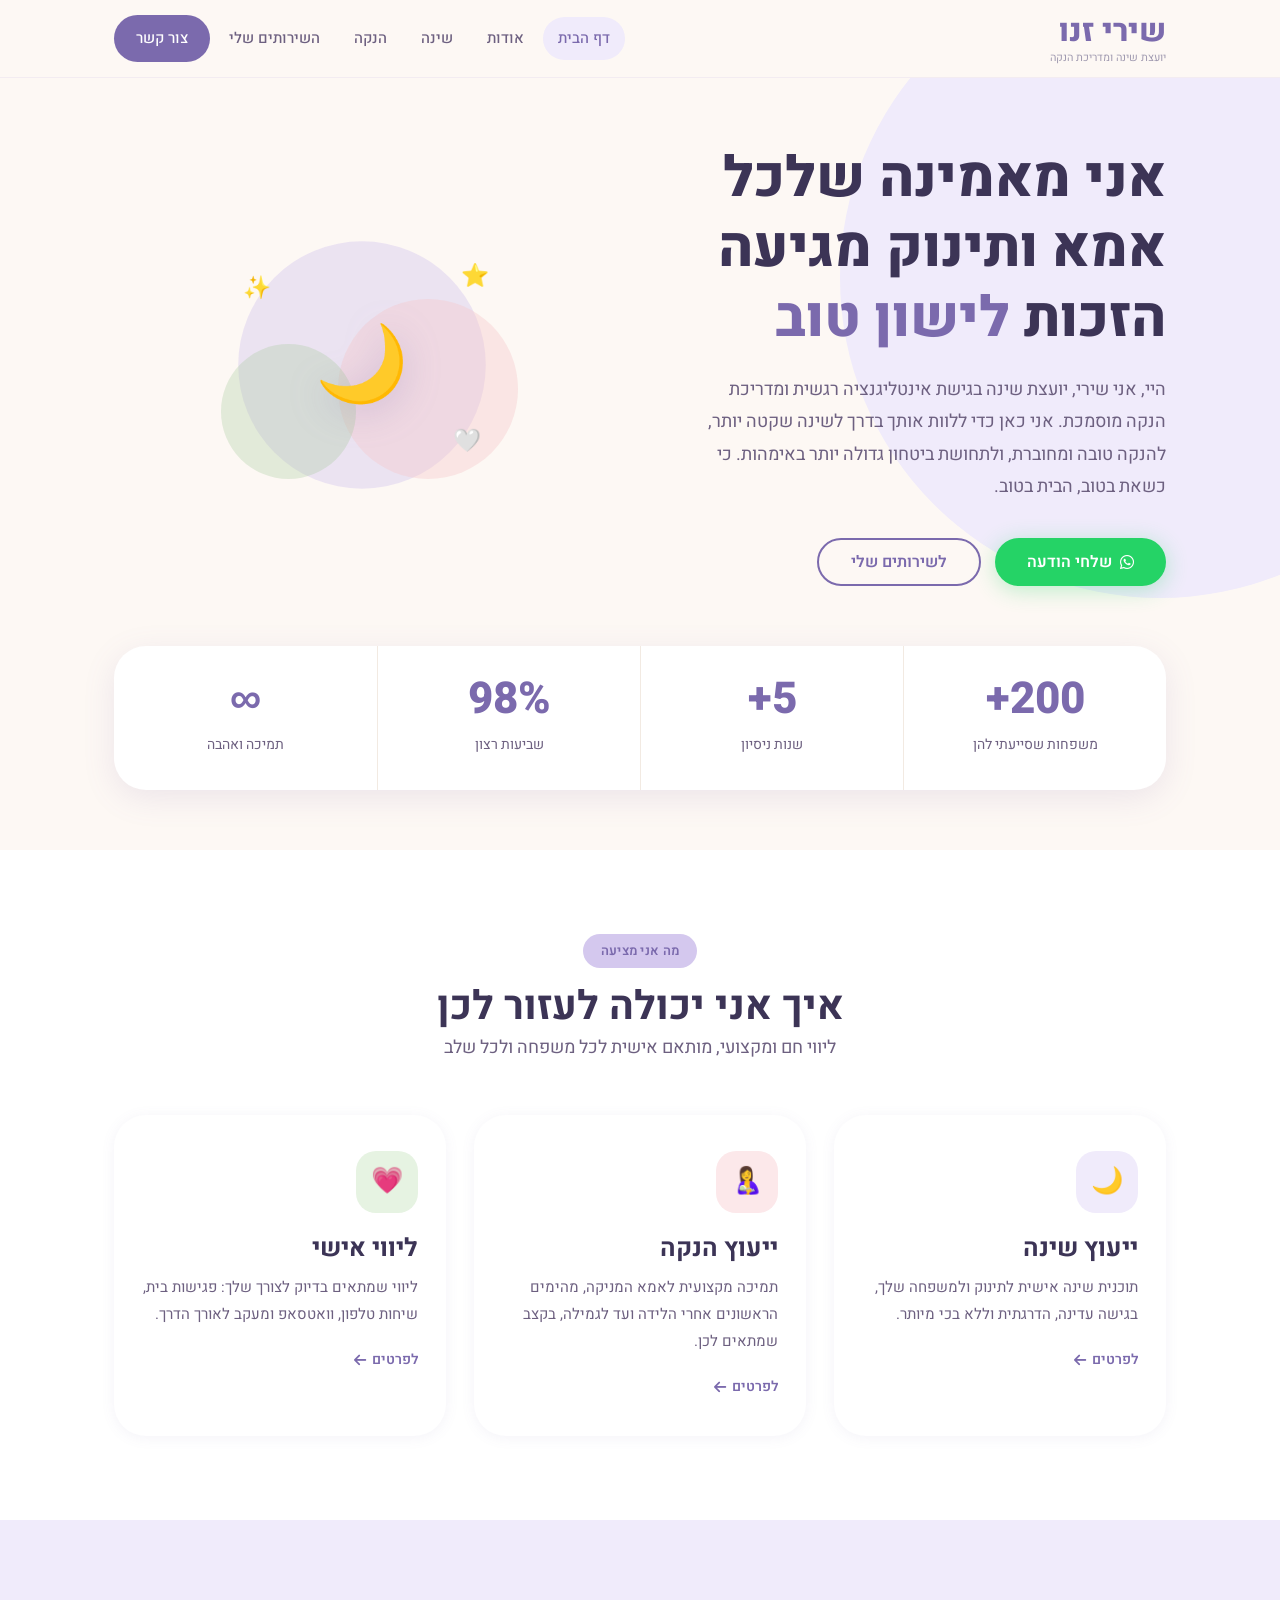
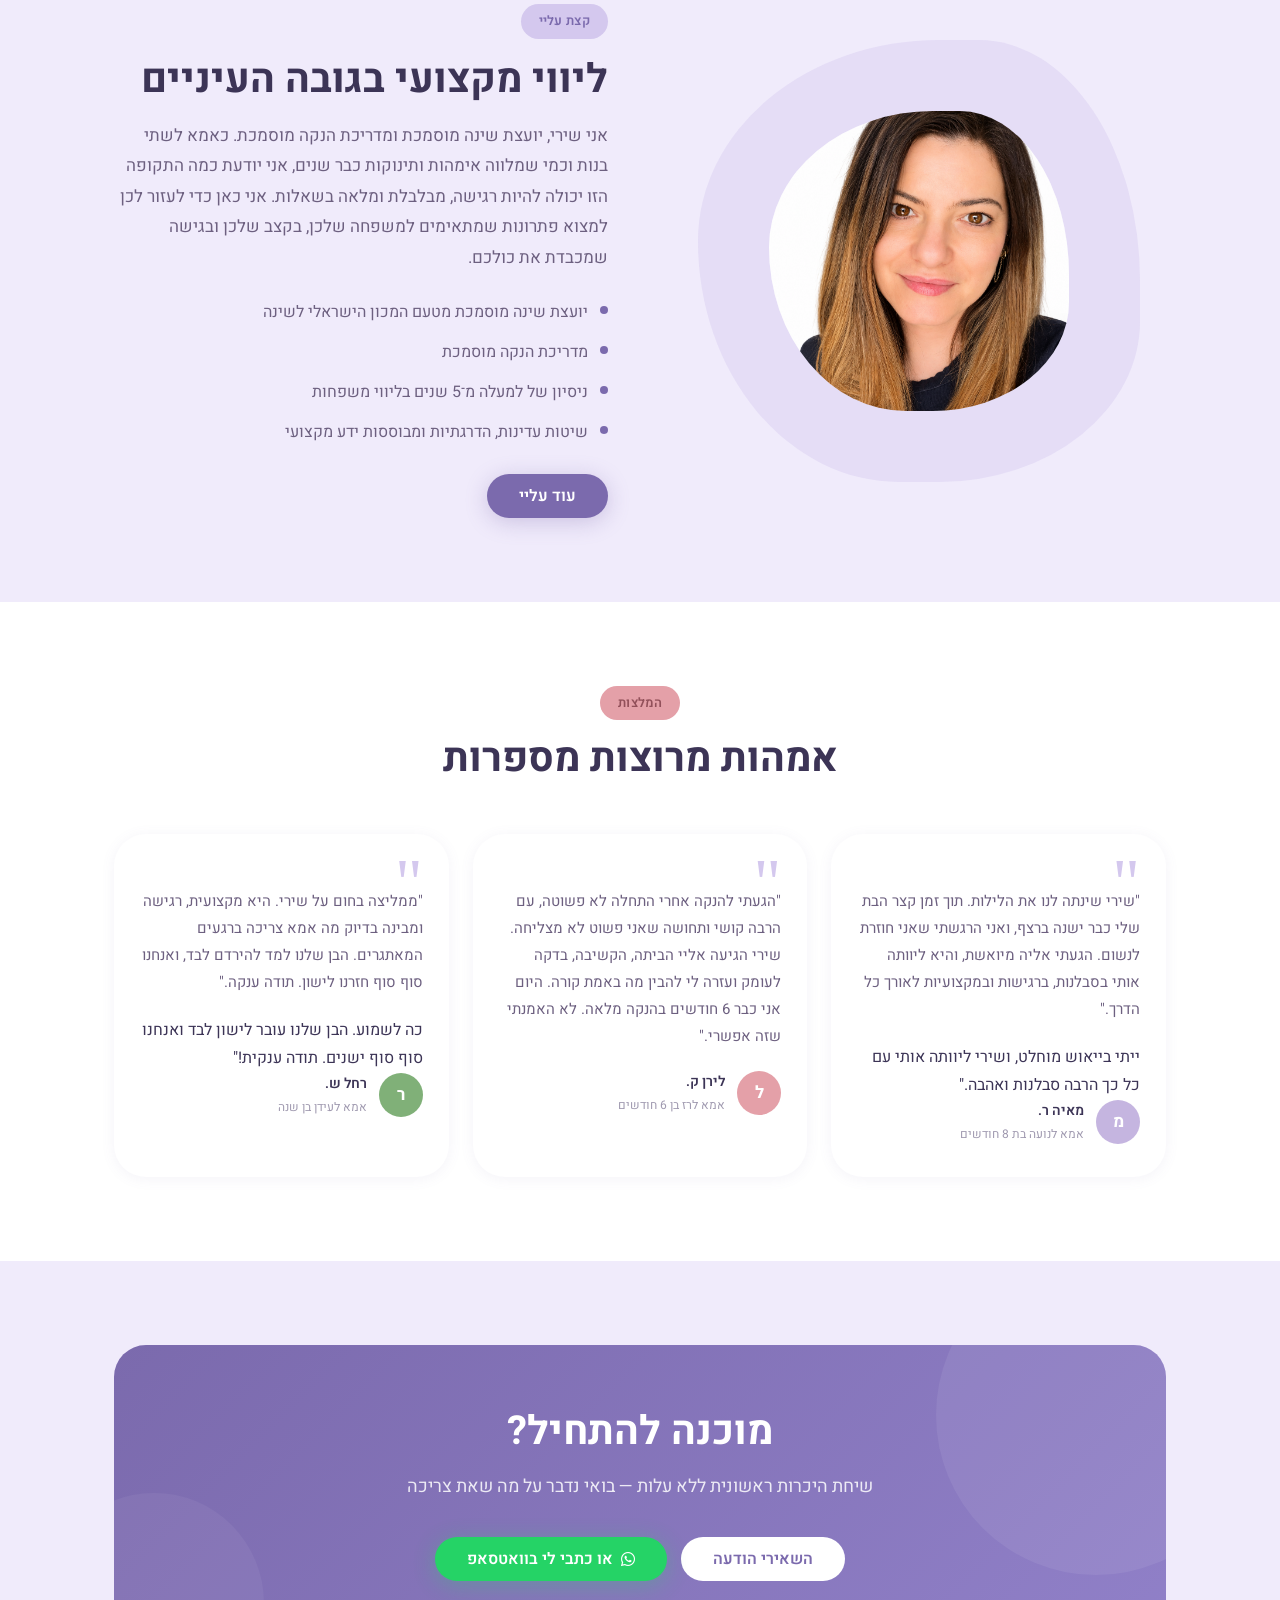
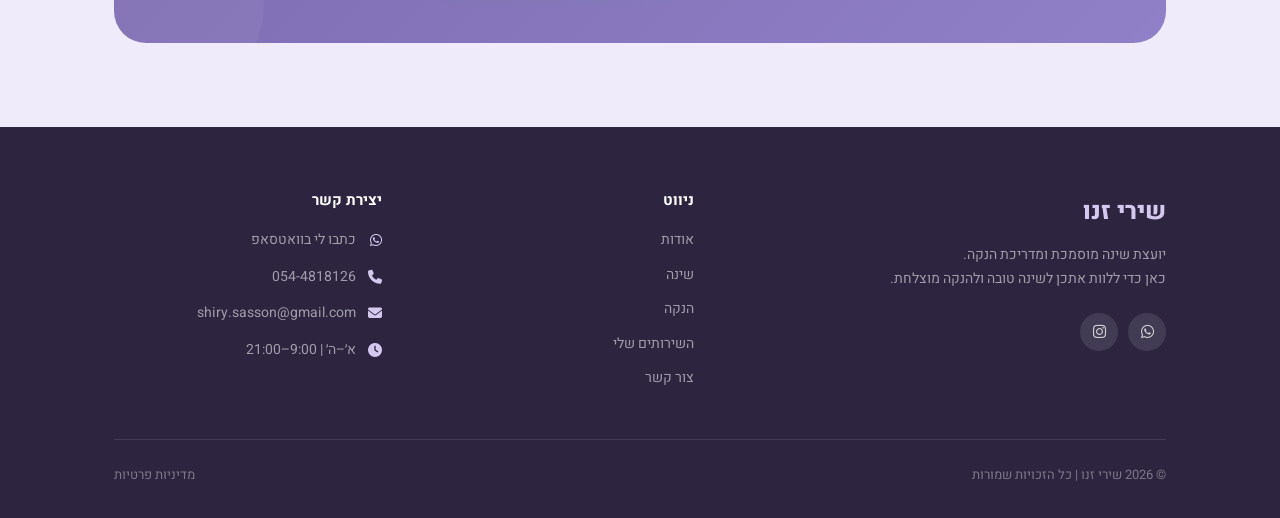
<file: index.html>
<!DOCTYPE html>
<html lang="he" dir="rtl">
<head>
<meta charset="UTF-8">
<meta name="viewport" content="width=device-width, initial-scale=1.0">
<title>שירי זנו | ייעוץ הנקה וליווי שינה לתינוקות</title>
<meta name="description" content="שירי זנו - יועצת שינה מוסמכת ומדריכת הנקה. ליווי אישי, קשוב ומקצועי לאמהות ותינוקות לשינה טובה יותר והנקה מוצלחת.">
<link rel="preconnect" href="https://fonts.googleapis.com">
<link href="https://fonts.googleapis.com/css2?family=Heebo:wght@400;500;600;700;800&display=swap" rel="stylesheet">
<link rel="stylesheet" href="https://cdnjs.cloudflare.com/ajax/libs/font-awesome/6.5.1/css/all.min.css">
<link rel="icon" href="favicon.ico" sizes="any">
<link rel="icon" type="image/svg+xml" href="favicon.svg">
<link rel="icon" type="image/png" href="favicon.png">
<link rel="apple-touch-icon" href="apple-touch-icon.png">
<link rel="canonical" href="https://www.growingwithshiry.com/">
<meta property="og:type" content="website">
<meta property="og:site_name" content="שירי זנו">
<meta property="og:locale" content="he_IL">
<meta property="og:title" content="שירי זנו | ייעוץ הנקה וליווי שינה לתינוקות">
<meta property="og:description" content="שירי זנו - יועצת שינה מוסמכת ומדריכת הנקה. ליווי אישי, קשוב ומקצועי לאמהות ותינוקות לשינה טובה יותר והנקה מוצלחת.">
<meta property="og:url" content="https://www.growingwithshiry.com/">
<meta property="og:image" content="https://www.growingwithshiry.com/og-image.png">
<meta property="og:image:width" content="1200">
<meta property="og:image:height" content="630">
<meta name="twitter:card" content="summary_large_image">
<meta name="twitter:title" content="שירי זנו | ייעוץ הנקה וליווי שינה לתינוקות">
<meta name="twitter:description" content="שירי זנו - יועצת שינה מוסמכת ומדריכת הנקה. ליווי אישי, קשוב ומקצועי לאמהות ותינוקות לשינה טובה יותר והנקה מוצלחת.">
<meta name="twitter:image" content="https://www.growingwithshiry.com/og-image.png">
<script type="application/ld+json">
{
  "@context": "https://schema.org",
  "@type": "LocalBusiness",
  "name": "שירי זנו — יועצת שינה ומדריכת הנקה",
  "image": "https://www.growingwithshiry.com/og-image.png",
  "url": "https://www.growingwithshiry.com/",
  "telephone": "+972544818126",
  "email": "shiry.sasson@gmail.com",
  "priceRange": "₪₪",
  "areaServed": { "@type": "Country", "name": "IL" },
  "founder": { "@type": "Person", "name": "שירי זנו", "jobTitle": "יועצת שינה ומדריכת הנקה מוסמכת (IBCLC)" },
  "sameAs": [ "https://www.instagram.com/shirysass/", "https://wa.me/972544818126" ],
  "openingHoursSpecification": [{
    "@type": "OpeningHoursSpecification",
    "dayOfWeek": ["Sunday","Monday","Tuesday","Wednesday","Thursday"],
    "opens": "09:00", "closes": "21:00"
  }]
}
</script>
<link rel="stylesheet" href="style.css">
</head>
<body>

<nav class="navbar" id="navbar">
  <div class="container">
    <a href="index.html" class="logo">
      <span class="logo-name">שירי זנו</span>
      <span class="logo-title">יועצת שינה ומדריכת הנקה</span>
    </a>
    <div class="nav-links" id="navLinks">
      <a href="index.html">דף הבית</a>
      <a href="about.html">אודות</a>
      <a href="sleep.html">שינה</a>
      <a href="breastfeeding.html">הנקה</a>
      <a href="services.html">השירותים שלי</a>
      <a href="contact.html" class="btn-nav">צור קשר</a>
    </div>
    <button class="hamburger" id="hamburger" aria-label="תפריט">
      <span></span><span></span><span></span>
    </button>
  </div>
</nav>
<div class="nav-spacer"></div>

<section class="hero">
  <div class="container">
    <div class="hero-inner">
      <div class="hero-content fade-in">
        <h1>אני מאמינה שלכל אמא ותינוק מגיעה הזכות <span>לישון טוב</span></h1>
        <p>היי, אני שירי, יועצת שינה בגישת אינטליגנציה רגשית ומדריכת הנקה מוסמכת. אני כאן כדי ללוות אותך בדרך לשינה שקטה יותר, להנקה טובה ומחוברת, ולתחושת ביטחון גדולה יותר באימהות. כי כשאת בטוב, הבית בטוב.</p>
        <div class="hero-actions">
          <a href="https://wa.me/972544818126" class="btn btn-whatsapp" target="_blank" rel="noopener"><i class="fab fa-whatsapp"></i> שלחי הודעה</a>
          <a href="services.html" class="btn btn-outline">לשירותים שלי</a>
        </div>
      </div>
      <div class="hero-visual">
        <div class="hero-blob hero-blob-1"></div>
        <div class="hero-blob hero-blob-2"></div>
        <div class="hero-blob hero-blob-3"></div>
        <div class="hero-icon-main">🌙</div>
        <span class="hero-floating hero-floating-1">⭐</span>
        <span class="hero-floating hero-floating-2">🤍</span>
        <span class="hero-floating hero-floating-3">✨</span>
      </div>
    </div>

    <div class="stats-bar fade-in delay-1" style="margin-top:60px;">
      <div class="stat-item">
        <span class="stat-number">200+</span>
        <span class="stat-label">משפחות שסייעתי להן</span>
      </div>
      <div class="stat-item">
        <span class="stat-number">5+</span>
        <span class="stat-label">שנות ניסיון</span>
      </div>
      <div class="stat-item">
        <span class="stat-number">98%</span>
        <span class="stat-label">שביעות רצון</span>
      </div>
      <div class="stat-item">
        <span class="stat-number">∞</span>
        <span class="stat-label">תמיכה ואהבה</span>
      </div>
    </div>
  </div>
</section>

<section class="section section-white">
  <div class="container">
    <div class="section-header text-center fade-in">
      <span class="tag tag-lavender">מה אני מציעה</span>
      <h2>איך אני יכולה לעזור לכן</h2>
      <p class="section-subtitle">ליווי חם ומקצועי, מותאם אישית לכל משפחה ולכל שלב</p>
    </div>
    <div class="cards-grid">
      <div class="card fade-in">
        <div class="card-icon card-icon-lavender">🌙</div>
        <h3>ייעוץ שינה</h3>
        <p>תוכנית שינה אישית לתינוק ולמשפחה שלך, בגישה עדינה, הדרגתית וללא בכי מיותר.</p>
        <a href="sleep.html" class="card-link">לפרטים <i class="fas fa-arrow-left"></i></a>
      </div>
      <div class="card fade-in delay-1">
        <div class="card-icon card-icon-blush">🤱</div>
        <h3>ייעוץ הנקה</h3>
        <p>תמיכה מקצועית לאמא המניקה, מהימים הראשונים אחרי הלידה ועד לגמילה, בקצב שמתאים לכן.</p>
        <a href="breastfeeding.html" class="card-link">לפרטים <i class="fas fa-arrow-left"></i></a>
      </div>
      <div class="card fade-in delay-2">
        <div class="card-icon card-icon-sage">💗</div>
        <h3>ליווי אישי</h3>
        <p>ליווי שמתאים בדיוק לצורך שלך: פגישות בית, שיחות טלפון, וואטסאפ ומעקב לאורך הדרך.</p>
        <a href="services.html" class="card-link">לפרטים <i class="fas fa-arrow-left"></i></a>
      </div>
    </div>
  </div>
</section>

<section class="section section-alt">
  <div class="container">
    <div class="feature-grid">
      <div class="feature-visual fade-in">
        <div class="feature-blob fb-lavender"></div>
        <img class="feature-photo" src="images/shiry.png" alt="שירי זנו">
      </div>
      <div class="feature-content fade-in delay-1">
        <span class="tag tag-lavender">קצת עליי</span>
        <h2>ליווי מקצועי בגובה העיניים</h2>
        <p>אני שירי, יועצת שינה מוסמכת ומדריכת הנקה מוסמכת. כאמא לשתי בנות וכמי שמלווה אימהות ותינוקות כבר שנים, אני יודעת כמה התקופה הזו יכולה להיות רגישה, מבלבלת ומלאה בשאלות. אני כאן כדי לעזור לכן למצוא פתרונות שמתאימים למשפחה שלכן, בקצב שלכן ובגישה שמכבדת את כולכם.</p>
        <ul class="feature-list">
          <li>יועצת שינה מוסמכת מטעם המכון הישראלי לשינה</li>
          <li>מדריכת הנקה מוסמכת</li>
          <li>ניסיון של למעלה מ־5 שנים בליווי משפחות</li>
          <li>שיטות עדינות, הדרגתיות ומבוססות ידע מקצועי</li>
        </ul>
        <a href="about.html" class="btn btn-primary">עוד עליי</a>
      </div>
    </div>
  </div>
</section>

<section class="section section-white">
  <div class="container">
    <div class="section-header text-center fade-in">
      <span class="tag tag-blush">המלצות</span>
      <h2>אמהות מרוצות מספרות</h2>
    </div>
    <div class="testimonials-grid">
      <div class="testimonial-card fade-in">
        <p class="testimonial-text">"שירי שינתה לנו את הלילות. תוך זמן קצר הבת שלי כבר ישנה ברצף, ואני הרגשתי שאני חוזרת לנשום. הגעתי אליה מיואשת, והיא ליוותה אותי בסבלנות, ברגישות ובמקצועיות לאורך כל הדרך."</p>ייתי בייאוש מוחלט, ושירי ליוותה אותי עם כל כך הרבה סבלנות ואהבה."</p>
        <div class="testimonial-author">
          <div class="testimonial-avatar av-lavender">מ</div>
          <div>
            <div class="testimonial-name">מאיה ר.</div>
            <div class="testimonial-info">אמא לנועה בת 8 חודשים</div>
          </div>
        </div>
      </div>
      <div class="testimonial-card fade-in delay-1">
        <p class="testimonial-text">"הגעתי להנקה אחרי התחלה לא פשוטה, עם הרבה קושי ותחושה שאני פשוט לא מצליחה. שירי הגיעה אליי הביתה, הקשיבה, בדקה לעומק ועזרה לי להבין מה באמת קורה. היום אני כבר 6 חודשים בהנקה מלאה. לא האמנתי שזה אפשרי."</p>
        <div class="testimonial-author">
          <div class="testimonial-avatar av-blush">ל</div>
          <div>
            <div class="testimonial-name">לירן ק.</div>
            <div class="testimonial-info">אמא לרז בן 6 חודשים</div>
          </div>
        </div>
      </div>
      <div class="testimonial-card fade-in delay-2">
        <p class="testimonial-text">"ממליצה בחום על שירי. היא מקצועית, רגישה ומבינה בדיוק מה אמא צריכה ברגעים המאתגרים. הבן שלנו למד להירדם לבד, ואנחנו סוף סוף חזרנו לישון. תודה ענקה."</p>כה לשמוע. הבן שלנו עובר לישון לבד ואנחנו סוף סוף ישנים. תודה ענקית!"</p>
        <div class="testimonial-author">
          <div class="testimonial-avatar av-sage">ר</div>
          <div>
            <div class="testimonial-name">רחל ש.</div>
            <div class="testimonial-info">אמא לעידן בן שנה</div>
          </div>
        </div>
      </div>
    </div>
  </div>
</section>

<section class="section section-alt">
  <div class="container">
    <div class="cta-banner fade-in">
      <h2>מוכנה להתחיל?</h2>
      <p>שיחת היכרות ראשונית ללא עלות — בואי נדבר על מה שאת צריכה</p>
      <div class="cta-actions">
        <a href="contact.html" class="btn btn-white">השאירי הודעה</a>
        <a href="https://wa.me/972544818126" class="btn btn-whatsapp" target="_blank" rel="noopener"><i class="fab fa-whatsapp"></i> או כתבי לי בוואטסאפ</a>
      </div>
    </div>
  </div>
</section>

<footer>
  <div class="container">
    <div class="footer-content">
      <div class="footer-col">
        <span class="logo-name">שירי זנו</span>
        <p class="footer-tagline">יועצת שינה מוסמכת ומדריכת הנקה.<br>כאן כדי ללוות אתכן לשינה טובה ולהנקה מוצלחת.</p>
        <div class="footer-social">
          <a href="https://wa.me/972544818126" aria-label="וואטסאפ" target="_blank" rel="noopener"><i class="fab fa-whatsapp"></i></a>
          <a href="https://www.instagram.com/shirysass/" aria-label="אינסטגרם" target="_blank" rel="noopener"><i class="fab fa-instagram"></i></a>
        </div>
      </div>
      <div class="footer-col">
        <h4>ניווט</h4>
        <div class="footer-links-list">
          <a href="about.html">אודות</a>
          <a href="sleep.html">שינה</a>
          <a href="breastfeeding.html">הנקה</a>
          <a href="services.html">השירותים שלי</a>
          <a href="contact.html">צור קשר</a>
        </div>
      </div>
      <div class="footer-col">
        <h4>יצירת קשר</h4>
        <a class="footer-contact-item" href="https://wa.me/972544818126" target="_blank" rel="noopener" style="text-decoration:none;"><i class="fab fa-whatsapp"></i> כתבו לי בוואטסאפ</a>
        <div class="footer-contact-item"><i class="fas fa-phone"></i> 054-4818126</div>
        <div class="footer-contact-item"><i class="fas fa-envelope"></i> shiry.sasson@gmail.com</div>
        <div class="footer-contact-item"><i class="fas fa-clock"></i> א׳–ה׳ | 9:00–21:00</div>
      </div>
    </div>
    <div class="footer-bottom">
      <span>© 2026 שירי זנו | כל הזכויות שמורות</span>
      <span><a href="privacy.html">מדיניות פרטיות</a></span>
    </div>
  </div>
</footer>

<script src="script.js"></script>
</body>
</html>
</file>
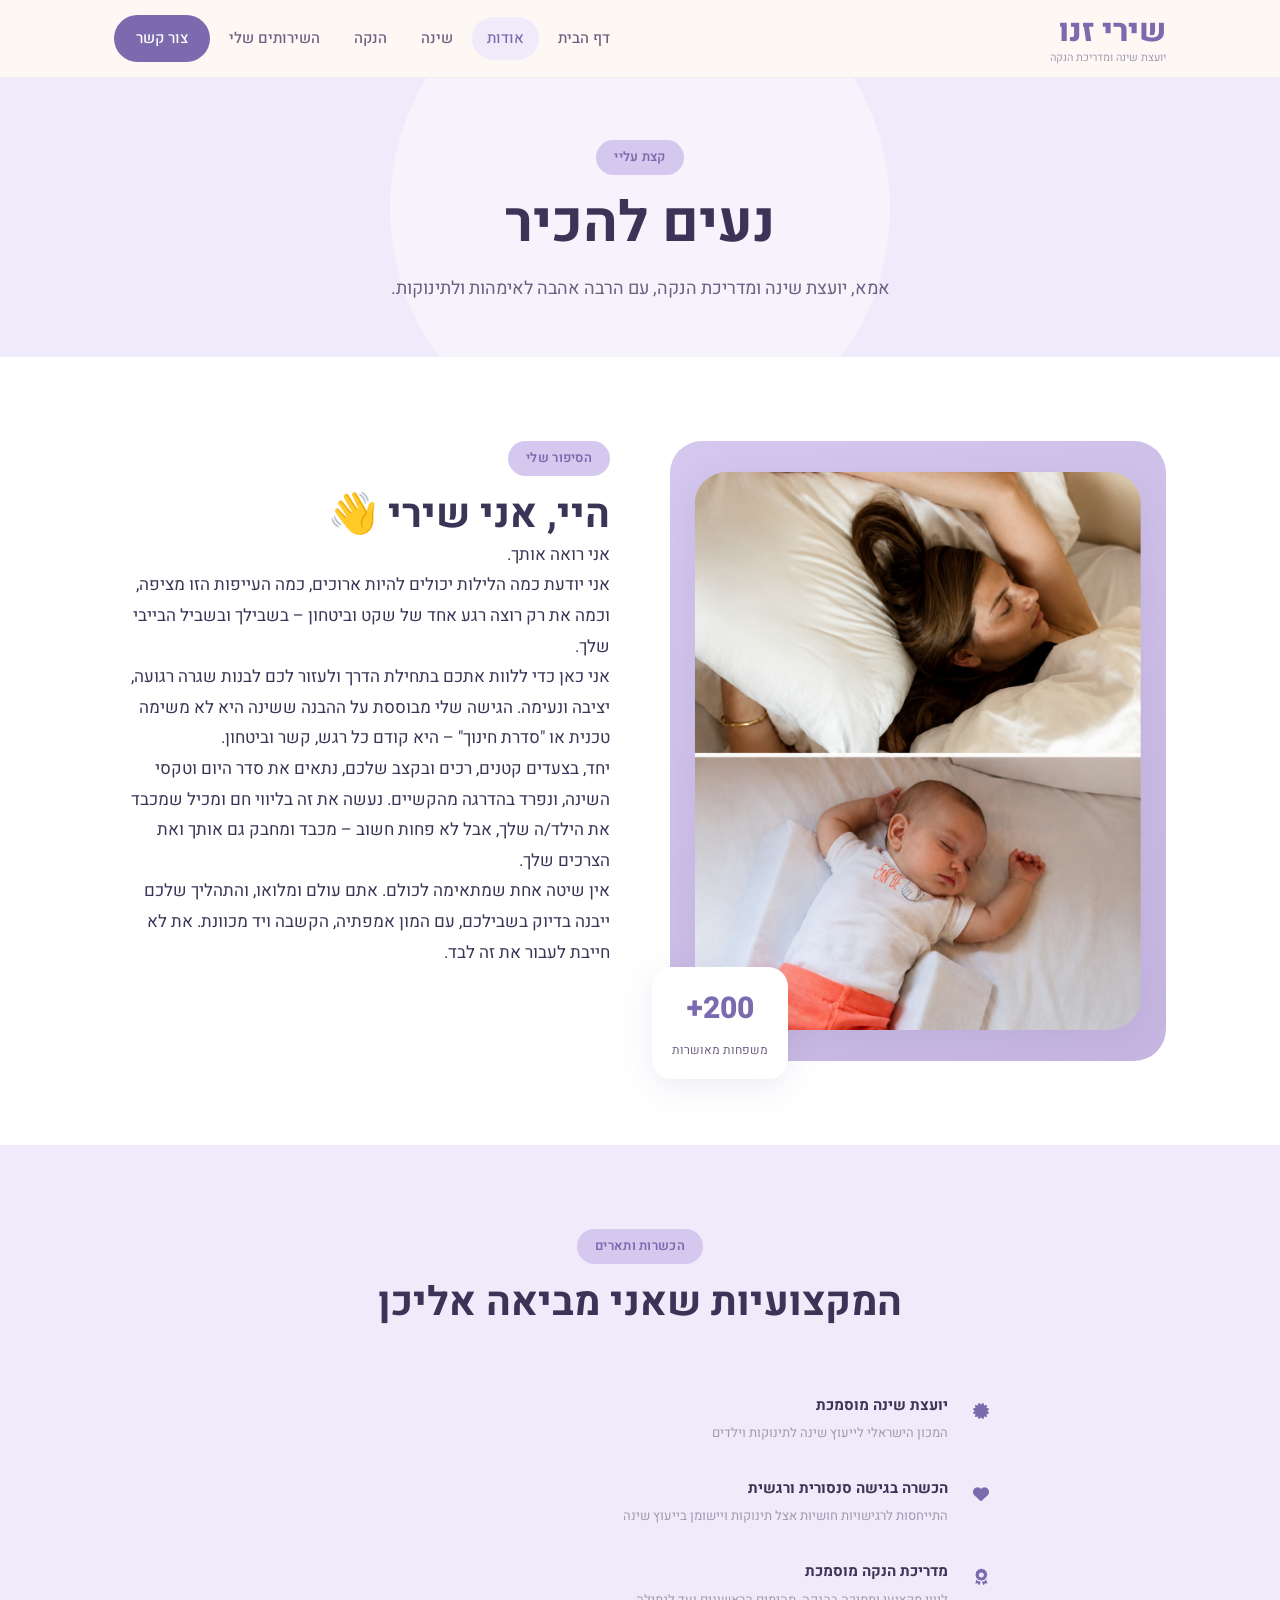
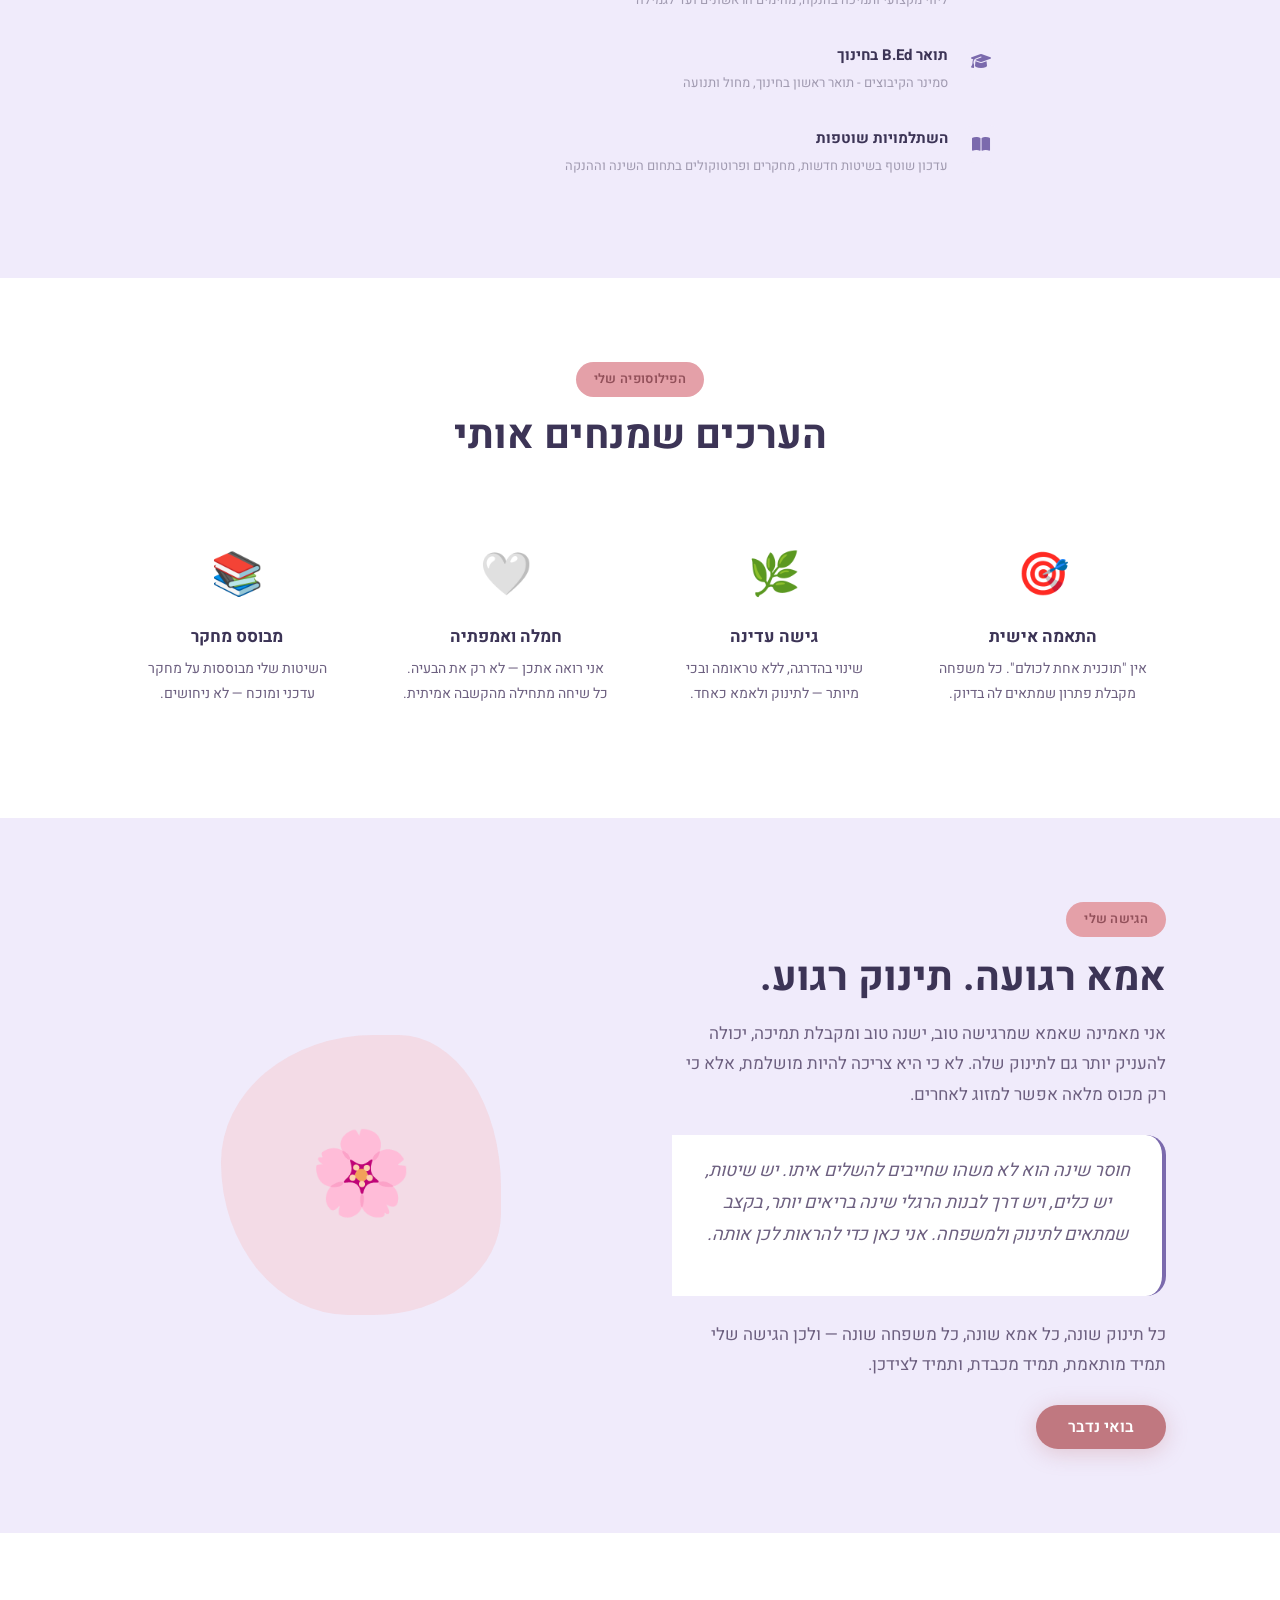
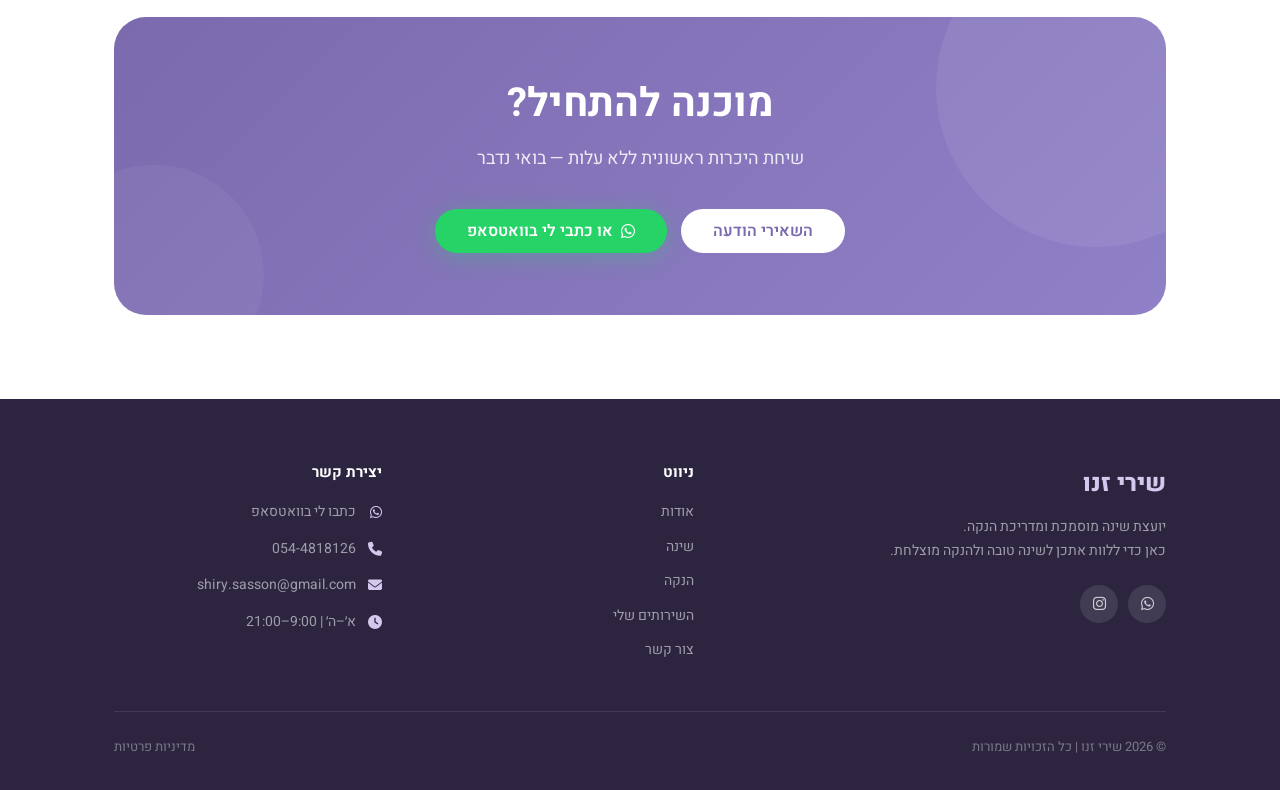
<file: about.html>
<!DOCTYPE html>
<html lang="he" dir="rtl">
<head>
<meta charset="UTF-8">
<meta name="viewport" content="width=device-width, initial-scale=1.0">
<title>אודות שירי זנו | יועצת הנקה ומדריכת שינה</title>
<meta name="description" content="קצת על שירי זנו - יועצת שינה מוסמכת ומדריכת הנקה עם ניסיון של שנים. הכירו את הגישה, ההכשרות והאמונות שמנחות אותה.">
<link rel="preconnect" href="https://fonts.googleapis.com">
<link href="https://fonts.googleapis.com/css2?family=Heebo:wght@400;500;600;700;800&display=swap" rel="stylesheet">
<link rel="stylesheet" href="https://cdnjs.cloudflare.com/ajax/libs/font-awesome/6.5.1/css/all.min.css">
<link rel="icon" href="favicon.ico" sizes="any">
<link rel="icon" type="image/svg+xml" href="favicon.svg">
<link rel="icon" type="image/png" href="favicon.png">
<link rel="apple-touch-icon" href="apple-touch-icon.png">
<link rel="canonical" href="https://www.growingwithshiry.com/about.html">
<meta property="og:type" content="website">
<meta property="og:site_name" content="שירי זנו">
<meta property="og:locale" content="he_IL">
<meta property="og:title" content="אודות שירי זנו | יועצת הנקה ומדריכת שינה">
<meta property="og:description" content="קצת על שירי זנו - יועצת שינה מוסמכת ומדריכת הנקה עם ניסיון של שנים. הכירו את הגישה, ההכשרות והאמונות שמנחות אותה.">
<meta property="og:url" content="https://www.growingwithshiry.com/about.html">
<meta property="og:image" content="https://www.growingwithshiry.com/og-image.png">
<meta property="og:image:width" content="1200">
<meta property="og:image:height" content="630">
<meta name="twitter:card" content="summary_large_image">
<meta name="twitter:title" content="אודות שירי זנו | יועצת הנקה ומדריכת שינה">
<meta name="twitter:description" content="קצת על שירי זנו - יועצת שינה מוסמכת ומדריכת הנקה עם ניסיון של שנים. הכירו את הגישה, ההכשרות והאמונות שמנחות אותה.">
<meta name="twitter:image" content="https://www.growingwithshiry.com/og-image.png">
<script type="application/ld+json">
{
  "@context": "https://schema.org",
  "@type": "LocalBusiness",
  "name": "שירי זנו — יועצת שינה ומדריכת הנקה",
  "image": "https://www.growingwithshiry.com/og-image.png",
  "url": "https://www.growingwithshiry.com/",
  "telephone": "+972544818126",
  "email": "shiry.sasson@gmail.com",
  "priceRange": "₪₪",
  "areaServed": { "@type": "Country", "name": "IL" },
  "founder": { "@type": "Person", "name": "שירי זנו", "jobTitle": "יועצת שינה ומדריכת הנקה מוסמכת (IBCLC)" },
  "sameAs": [ "https://www.instagram.com/shirysass/", "https://wa.me/972544818126" ],
  "openingHoursSpecification": [{
    "@type": "OpeningHoursSpecification",
    "dayOfWeek": ["Sunday","Monday","Tuesday","Wednesday","Thursday"],
    "opens": "09:00", "closes": "21:00"
  }]
}
</script>
<link rel="stylesheet" href="style.css">
</head>
<body>

<nav class="navbar" id="navbar">
  <div class="container">
    <a href="index.html" class="logo">
      <span class="logo-name">שירי זנו</span>
      <span class="logo-title">יועצת שינה ומדריכת הנקה</span>
    </a>
    <div class="nav-links" id="navLinks">
      <a href="index.html">דף הבית</a>
      <a href="about.html">אודות</a>
      <a href="sleep.html">שינה</a>
      <a href="breastfeeding.html">הנקה</a>
      <a href="services.html">השירותים שלי</a>
      <a href="contact.html" class="btn-nav">צור קשר</a>
    </div>
    <button class="hamburger" id="hamburger" aria-label="תפריט">
      <span></span><span></span><span></span>
    </button>
  </div>
</nav>
<div class="nav-spacer"></div>

<section class="page-hero lavender">
  <div class="container">
    <span class="tag tag-lavender">קצת עליי</span>
    <h1>נעים להכיר</h1>
    <p class="lead">אמא, יועצת שינה ומדריכת הנקה, עם הרבה אהבה לאימהות ולתינוקות.</p>
  </div>
</section>

<section class="section section-white">
  <div class="container">
    <div class="about-grid">
      <div class="about-photo-area fade-in">
        <div class="about-photo-bg"></div>
        <img class="photo-placeholder" src="images/about-shiry.png" alt="שירי זנו">
        <div class="photo-badge">
          <span class="photo-badge-number">200+</span>
          <span class="photo-badge-text">משפחות מאושרות</span>
        </div>
      </div>
      <div class="fade-in delay-1">
        <span class="tag tag-lavender">הסיפור שלי</span>
        <h2>היי, אני שירי 👋</h2>
        <p>אני רואה אותך.</p>
        <p>אני יודעת כמה הלילות יכולים להיות ארוכים, כמה העייפות הזו מציפה, וכמה את רק רוצה רגע אחד של שקט וביטחון – בשבילך ובשביל הבייבי שלך.</p>
        <p>אני כאן כדי ללוות אתכם בתחילת הדרך ולעזור לכם לבנות שגרה רגועה, יציבה ונעימה. הגישה שלי מבוססת על ההבנה ששינה היא לא משימה טכנית או "סדרת חינוך" – היא קודם כל רגש, קשר וביטחון.</p>
        <p>יחד, בצעדים קטנים, רכים ובקצב שלכם, נתאים את סדר היום וטקסי השינה, ונפרד בהדרגה מהקשיים. נעשה את זה בליווי חם ומכיל שמכבד את הילד/ה שלך, אבל לא פחות חשוב – מכבד ומחבק גם אותך ואת הצרכים שלך.</p>
        <p>אין שיטה אחת שמתאימה לכולם. אתם עולם ומלואו, והתהליך שלכם ייבנה בדיוק בשבילכם, עם המון אמפתיה, הקשבה ויד מכוונת. את לא חייבת לעבור את זה לבד.</p>
      </div>
    </div>
  </div>
</section>

<section class="section section-alt">
  <div class="container">
    <div class="section-header text-center fade-in">
      <span class="tag tag-lavender">הכשרות ותארים</span>
      <h2>המקצועיות שאני מביאה אליכן</h2>
    </div>
    <div class="credentials-list fade-in delay-1" style="max-width:720px;margin:0 auto;">
      <div class="credential-item">
        <div class="credential-icon"><i class="fas fa-certificate"></i></div>
        <div class="credential-text"><strong>יועצת שינה מוסמכת</strong><span>המכון הישראלי לייעוץ שינה לתינוקות וילדים</span></div>
      </div>
      <div class="credential-item">
        <div class="credential-icon"><i class="fas fa-heart"></i></div>
        <div class="credential-text"><strong>הכשרה בגישה סנסורית ורגשית</strong><span>התייחסות לרגישויות חושיות אצל תינוקות ויישומן בייעוץ שינה</span></div>
      </div>
      <div class="credential-item">
        <div class="credential-icon"><i class="fas fa-award"></i></div>
        <div class="credential-text"><strong>מדריכת הנקה מוסמכת</strong><span>ליווי מקצועי ותמיכה בהנקה, מהימים הראשונים ועד לגמילה</span></div>
      </div>
      <div class="credential-item">
        <div class="credential-icon"><i class="fas fa-graduation-cap"></i></div>
        <div class="credential-text"><strong>תואר B.Ed בחינוך</strong><span>סמינר הקיבוצים - תואר ראשון בחינוך, מחול ותנועה</span></div>
      </div>
      <div class="credential-item">
        <div class="credential-icon"><i class="fas fa-book-open"></i></div>
        <div class="credential-text"><strong>השתלמויות שוטפות</strong><span>עדכון שוטף בשיטות חדשות, מחקרים ופרוטוקולים בתחום השינה וההנקה</span></div>
      </div>
    </div>
  </div>
</section>

<section class="section section-white">
  <div class="container">
    <div class="section-header text-center fade-in">
      <span class="tag tag-blush">הפילוסופיה שלי</span>
      <h2>הערכים שמנחים אותי</h2>
    </div>
    <div class="values-grid">
      <div class="value-card fade-in">
        <div class="value-icon">🎯</div>
        <h4>התאמה אישית</h4>
        <p>אין "תוכנית אחת לכולם". כל משפחה מקבלת פתרון שמתאים לה בדיוק.</p>
      </div>
      <div class="value-card fade-in delay-1">
        <div class="value-icon">🌿</div>
        <h4>גישה עדינה</h4>
        <p>שינוי בהדרגה, ללא טראומה ובכי מיותר — לתינוק ולאמא כאחד.</p>
      </div>
      <div class="value-card fade-in delay-2">
        <div class="value-icon">🤍</div>
        <h4>חמלה ואמפתיה</h4>
        <p>אני רואה אתכן — לא רק את הבעיה. כל שיחה מתחילה מהקשבה אמיתית.</p>
      </div>
      <div class="value-card fade-in delay-3">
        <div class="value-icon">📚</div>
        <h4>מבוסס מחקר</h4>
        <p>השיטות שלי מבוססות על מחקר עדכני ומוכח — לא ניחושים.</p>
      </div>
    </div>
  </div>
</section>

<section class="section section-alt">
  <div class="container">
    <div class="feature-grid flip">
      <div class="feature-visual fade-in">
        <div class="feature-blob fb-blush"></div>
        <div class="feature-icon">🌸</div>
      </div>
      <div class="feature-content fade-in delay-1">
        <span class="tag tag-blush">הגישה שלי</span>
        <h2>אמא רגועה. תינוק רגוע.</h2>
        <p>אני מאמינה שאמא שמרגישה טוב, ישנה טוב ומקבלת תמיכה, יכולה להעניק יותר גם לתינוק שלה. לא כי היא צריכה להיות מושלמת, אלא כי רק מכוס מלאה אפשר למזוג לאחרים.</p>
        <div class="quote-block" style="text-align:center;">
          <p>חוסר שינה הוא לא משהו שחייבים להשלים איתו. יש שיטות, יש כלים, ויש דרך לבנות הרגלי שינה בריאים יותר, בקצב שמתאים לתינוק ולמשפחה. אני כאן כדי להראות לכן אותה.</p>
        </div>
        <p>כל תינוק שונה, כל אמא שונה, כל משפחה שונה — ולכן הגישה שלי תמיד מותאמת, תמיד מכבדת, ותמיד לצידכן.</p>
        <a href="contact.html" class="btn btn-blush">בואי נדבר</a>
      </div>
    </div>
  </div>
</section>

<section class="section section-white">
  <div class="container">
    <div class="cta-banner fade-in">
      <h2>מוכנה להתחיל?</h2>
      <p>שיחת היכרות ראשונית ללא עלות — בואי נדבר</p>
      <div class="cta-actions">
        <a href="contact.html" class="btn btn-white">השאירי הודעה</a>
        <a href="https://wa.me/972544818126" class="btn btn-whatsapp" target="_blank" rel="noopener"><i class="fab fa-whatsapp"></i> או כתבי לי בוואטסאפ</a>
      </div>
    </div>
  </div>
</section>

<footer>
  <div class="container">
    <div class="footer-content">
      <div class="footer-col">
        <span class="logo-name">שירי זנו</span>
        <p class="footer-tagline">יועצת שינה מוסמכת ומדריכת הנקה.<br>כאן כדי ללוות אתכן לשינה טובה ולהנקה מוצלחת.</p>
        <div class="footer-social">
          <a href="https://wa.me/972544818126" aria-label="וואטסאפ" target="_blank" rel="noopener"><i class="fab fa-whatsapp"></i></a>
          <a href="https://www.instagram.com/shirysass/" aria-label="אינסטגרם" target="_blank" rel="noopener"><i class="fab fa-instagram"></i></a>
        </div>
      </div>
      <div class="footer-col">
        <h4>ניווט</h4>
        <div class="footer-links-list">
          <a href="about.html">אודות</a>
          <a href="sleep.html">שינה</a>
          <a href="breastfeeding.html">הנקה</a>
          <a href="services.html">השירותים שלי</a>
          <a href="contact.html">צור קשר</a>
        </div>
      </div>
      <div class="footer-col">
        <h4>יצירת קשר</h4>
        <a class="footer-contact-item" href="https://wa.me/972544818126" target="_blank" rel="noopener" style="text-decoration:none;"><i class="fab fa-whatsapp"></i> כתבו לי בוואטסאפ</a>
        <div class="footer-contact-item"><i class="fas fa-phone"></i> 054-4818126</div>
        <div class="footer-contact-item"><i class="fas fa-envelope"></i> shiry.sasson@gmail.com</div>
        <div class="footer-contact-item"><i class="fas fa-clock"></i> א׳–ה׳ | 9:00–21:00</div>
      </div>
    </div>
    <div class="footer-bottom">
      <span>© 2026 שירי זנו | כל הזכויות שמורות</span>
      <span><a href="privacy.html">מדיניות פרטיות</a></span>
    </div>
  </div>
</footer>

<script src="script.js"></script>
</body>
</html>
</file>
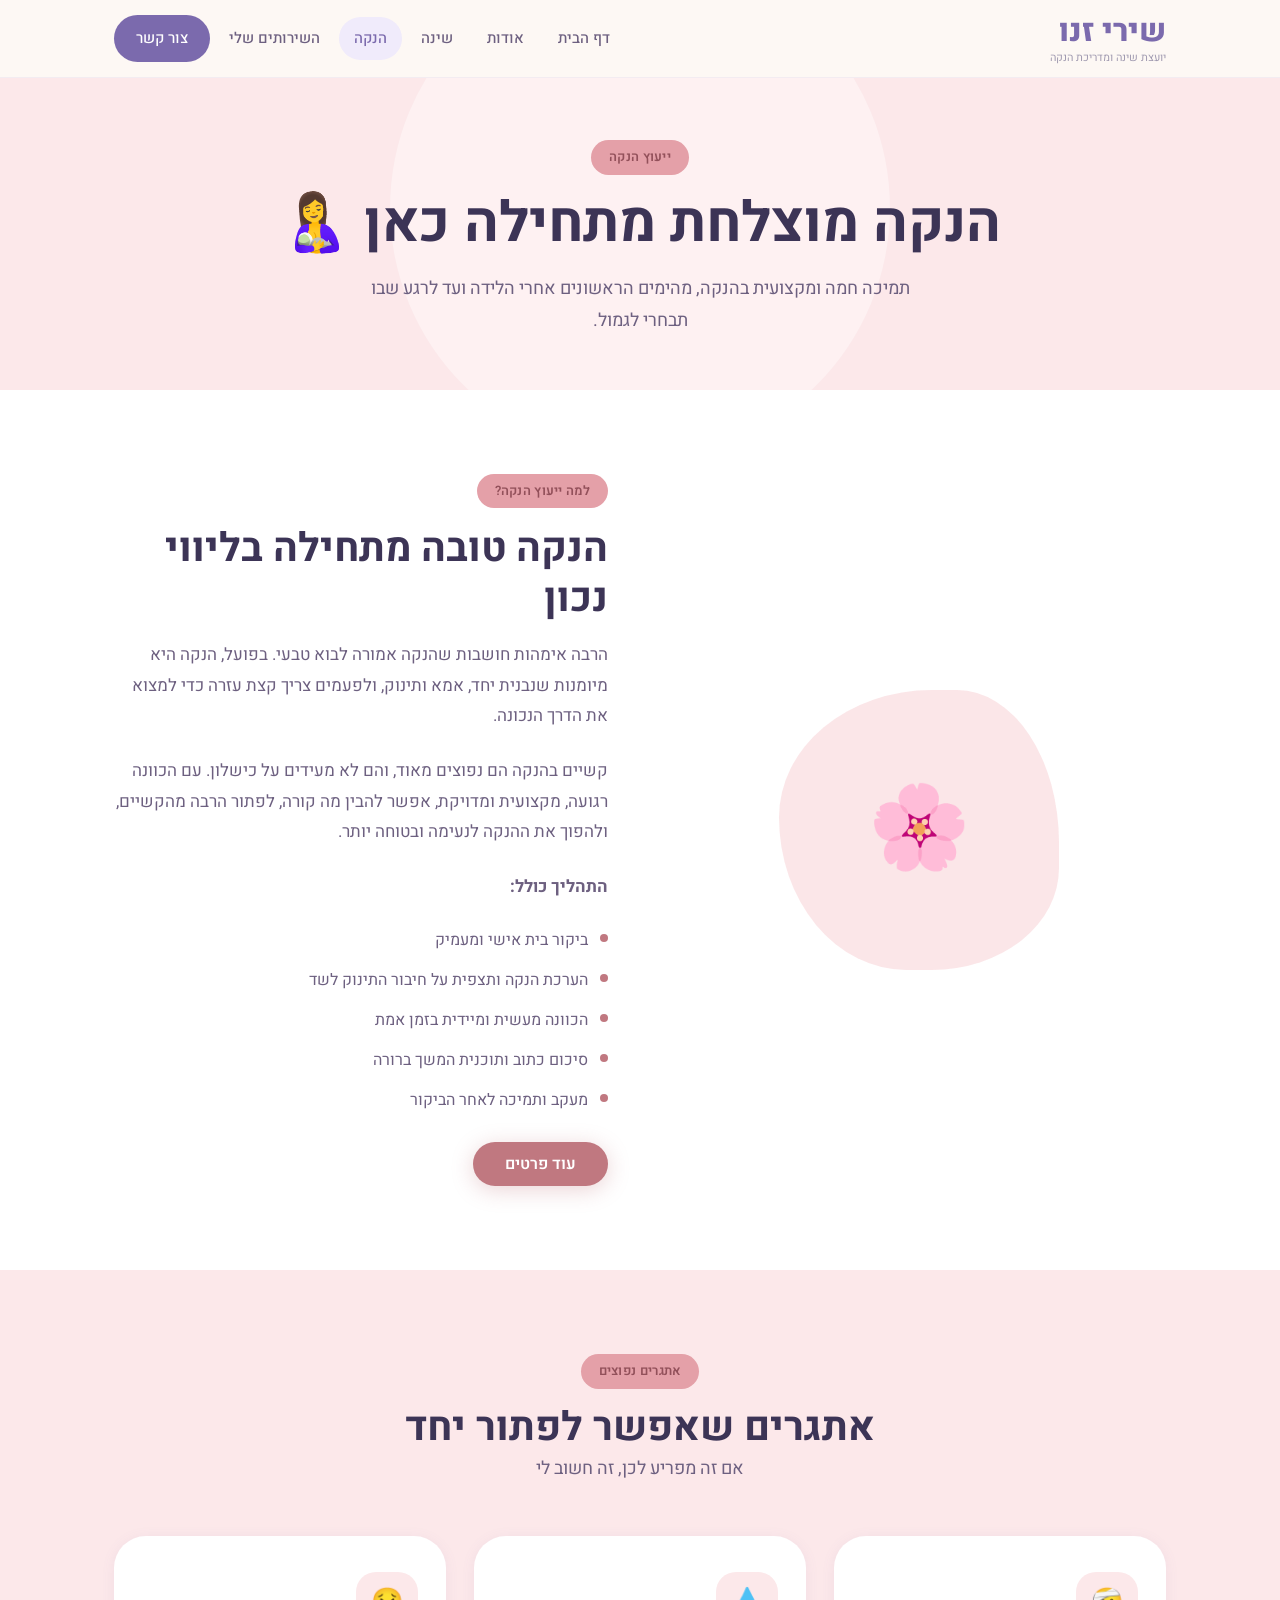
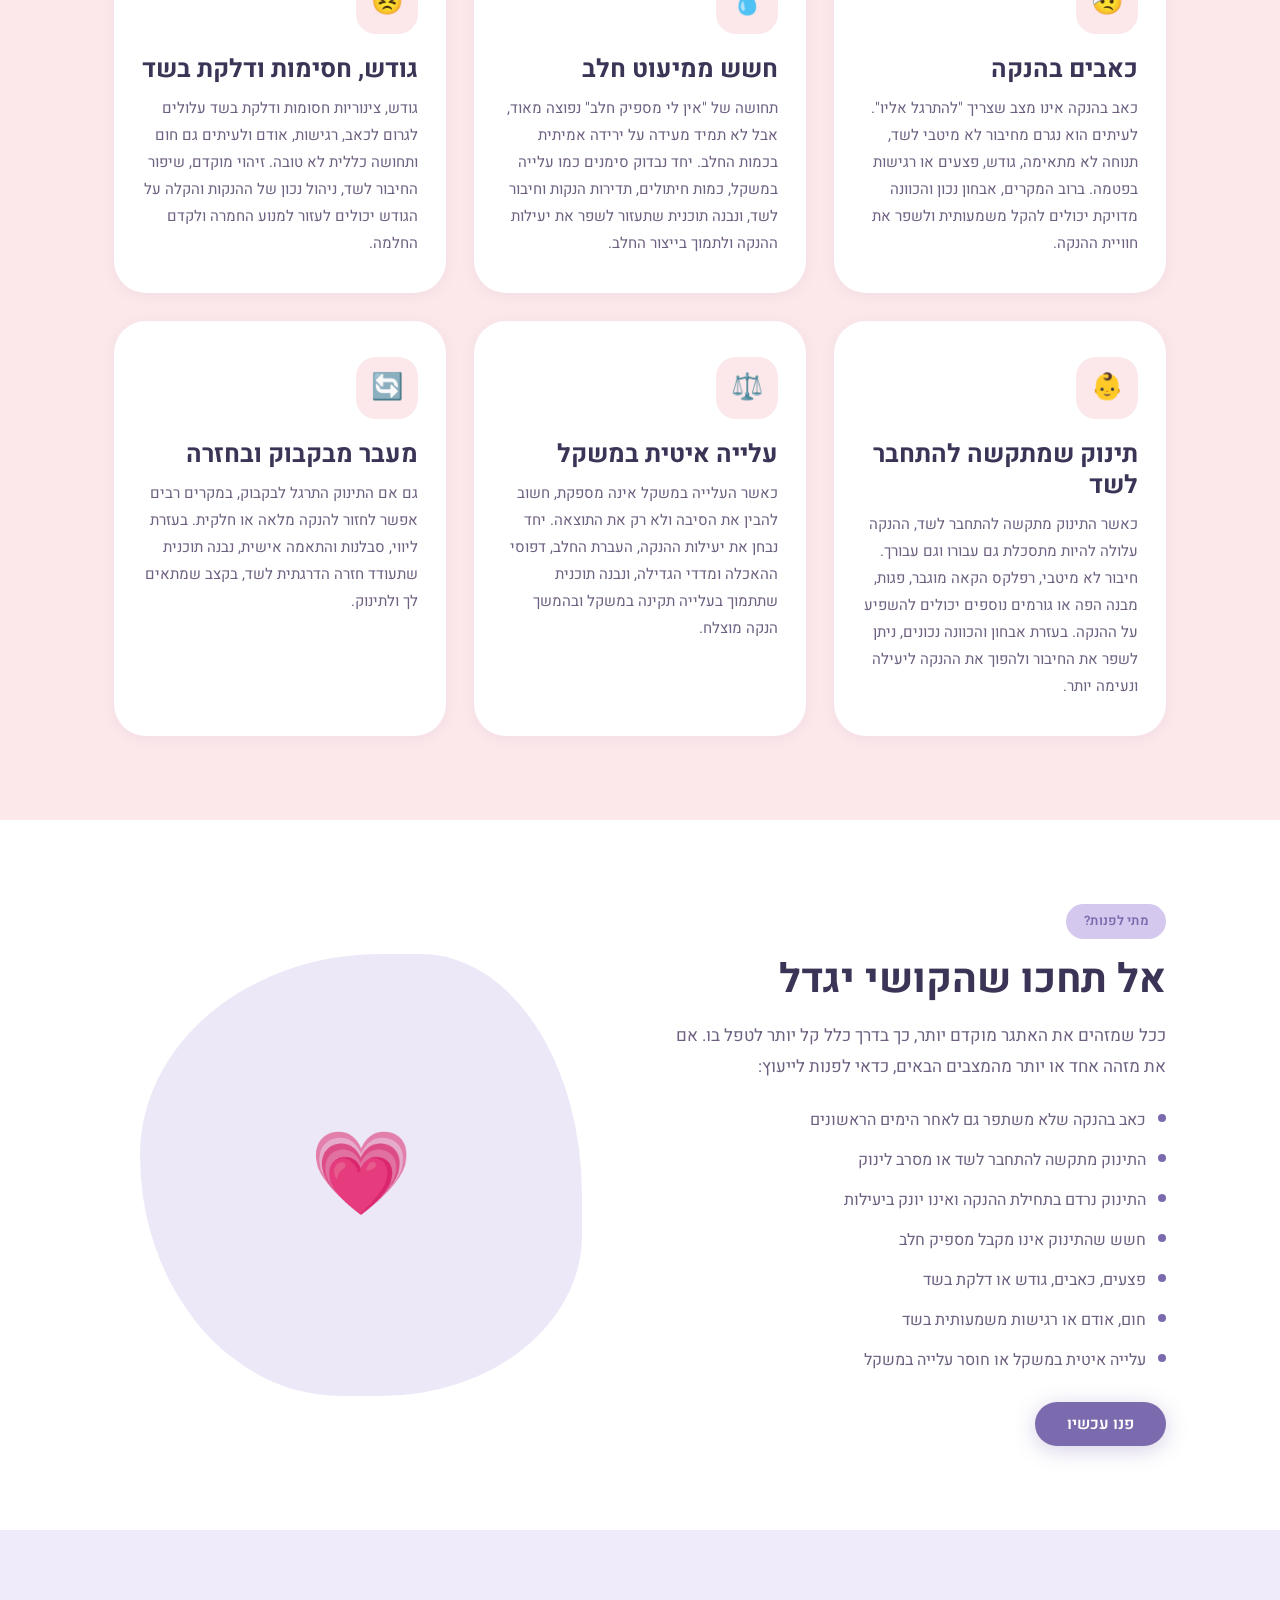
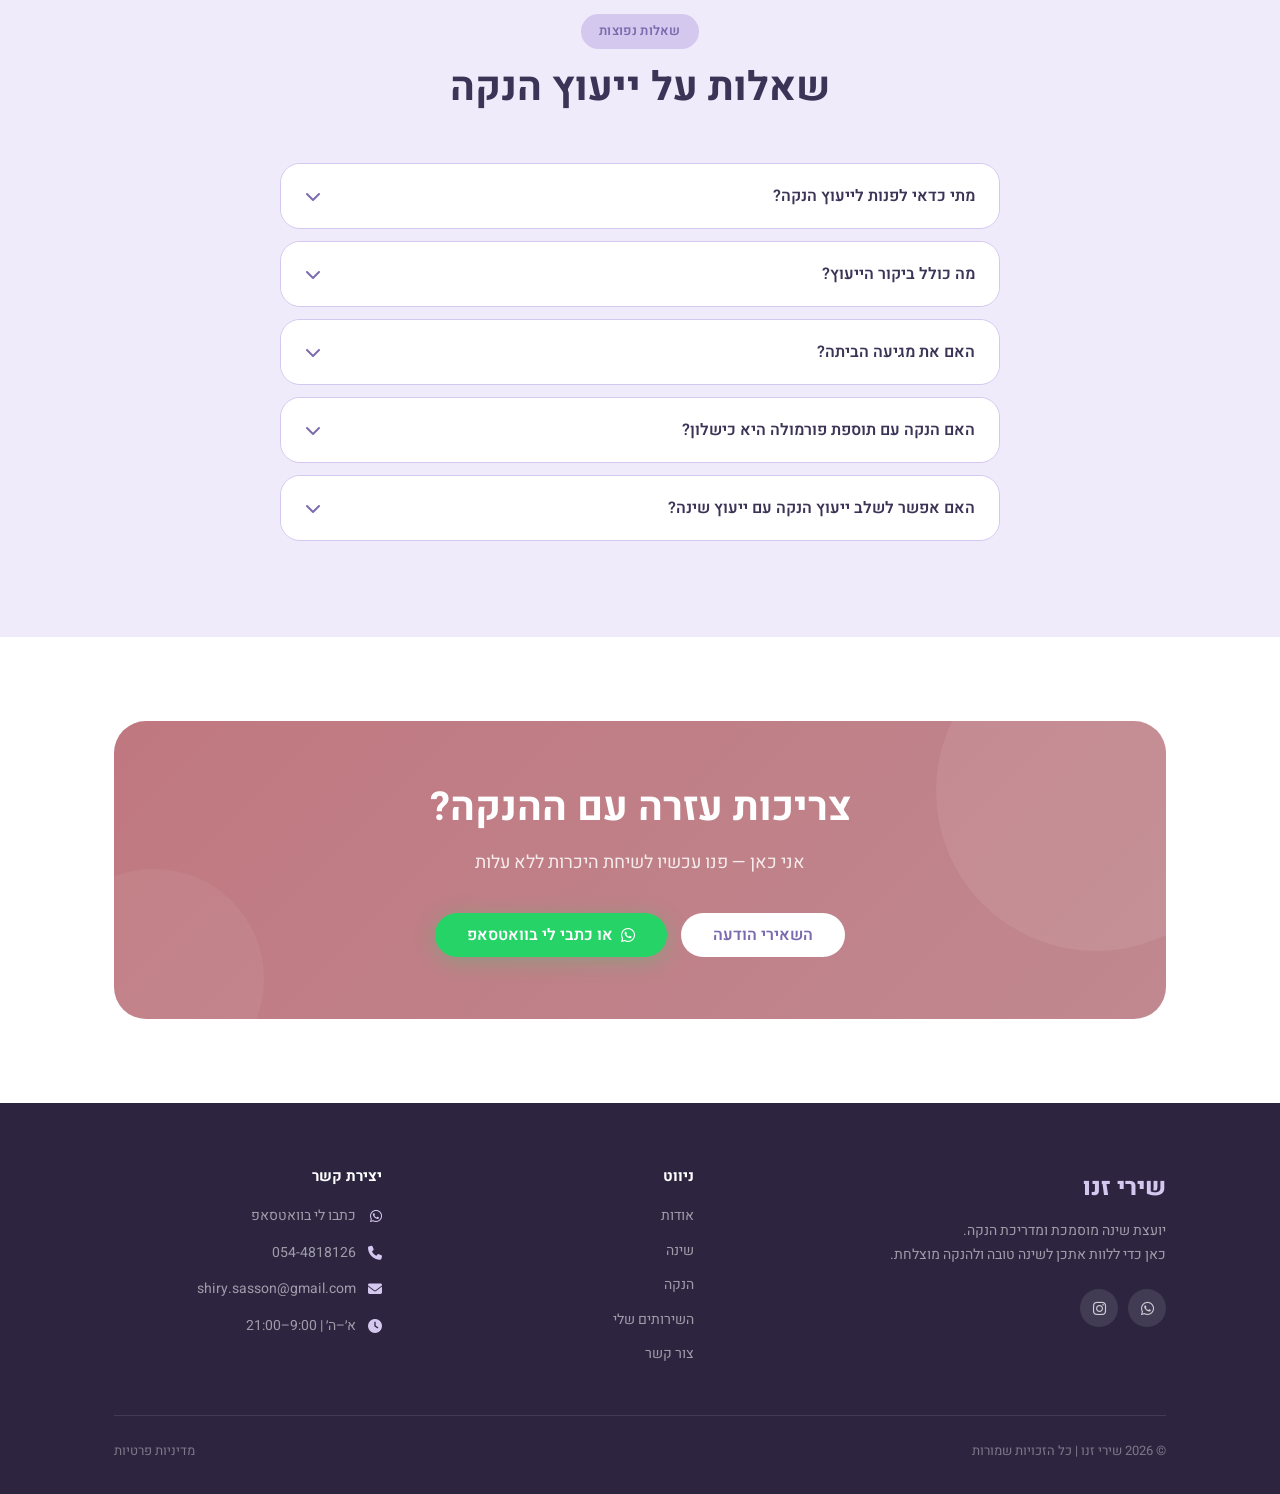
<file: breastfeeding.html>
<!DOCTYPE html>
<html lang="he" dir="rtl">
<head>
<meta charset="UTF-8">
<meta name="viewport" content="width=device-width, initial-scale=1.0">
<title>ייעוץ הנקה | ליווי אישי לאם ולתינוק</title>
<meta name="description" content="ייעוץ הנקה מקצועי — תמיכה לאמא המניקה מהלידה ועד הגמילה. פתרונות לכאב, חסר חלב, עגיזות ועוד.">
<link rel="preconnect" href="https://fonts.googleapis.com">
<link href="https://fonts.googleapis.com/css2?family=Heebo:wght@400;500;600;700;800&display=swap" rel="stylesheet">
<link rel="stylesheet" href="https://cdnjs.cloudflare.com/ajax/libs/font-awesome/6.5.1/css/all.min.css">
<link rel="icon" href="favicon.ico" sizes="any">
<link rel="icon" type="image/svg+xml" href="favicon.svg">
<link rel="icon" type="image/png" href="favicon.png">
<link rel="apple-touch-icon" href="apple-touch-icon.png">
<link rel="canonical" href="https://www.growingwithshiry.com/breastfeeding.html">
<meta property="og:type" content="website">
<meta property="og:site_name" content="שירי זנו">
<meta property="og:locale" content="he_IL">
<meta property="og:title" content="ייעוץ הנקה | ליווי אישי לאם ולתינוק">
<meta property="og:description" content="ייעוץ הנקה מקצועי — תמיכה לאמא המניקה מהלידה ועד הגמילה. פתרונות לכאב, חסר חלב, עגיזות ועוד.">
<meta property="og:url" content="https://www.growingwithshiry.com/breastfeeding.html">
<meta property="og:image" content="https://www.growingwithshiry.com/og-image.png">
<meta property="og:image:width" content="1200">
<meta property="og:image:height" content="630">
<meta name="twitter:card" content="summary_large_image">
<meta name="twitter:title" content="ייעוץ הנקה | ליווי אישי לאם ולתינוק">
<meta name="twitter:description" content="ייעוץ הנקה מקצועי — תמיכה לאמא המניקה מהלידה ועד הגמילה. פתרונות לכאב, חסר חלב, עגיזות ועוד.">
<meta name="twitter:image" content="https://www.growingwithshiry.com/og-image.png">
<script type="application/ld+json">
{
  "@context": "https://schema.org",
  "@type": "LocalBusiness",
  "name": "שירי זנו — יועצת שינה ומדריכת הנקה",
  "image": "https://www.growingwithshiry.com/og-image.png",
  "url": "https://www.growingwithshiry.com/",
  "telephone": "+972544818126",
  "email": "shiry.sasson@gmail.com",
  "priceRange": "₪₪",
  "areaServed": { "@type": "Country", "name": "IL" },
  "founder": { "@type": "Person", "name": "שירי זנו", "jobTitle": "יועצת שינה ומדריכת הנקה מוסמכת (IBCLC)" },
  "sameAs": [ "https://www.instagram.com/shirysass/", "https://wa.me/972544818126" ],
  "openingHoursSpecification": [{
    "@type": "OpeningHoursSpecification",
    "dayOfWeek": ["Sunday","Monday","Tuesday","Wednesday","Thursday"],
    "opens": "09:00", "closes": "21:00"
  }]
}
</script>
<link rel="stylesheet" href="style.css">
</head>
<body>

<nav class="navbar" id="navbar">
  <div class="container">
    <a href="index.html" class="logo">
      <span class="logo-name">שירי זנו</span>
      <span class="logo-title">יועצת שינה ומדריכת הנקה</span>
    </a>
    <div class="nav-links" id="navLinks">
      <a href="index.html">דף הבית</a>
      <a href="about.html">אודות</a>
      <a href="sleep.html">שינה</a>
      <a href="breastfeeding.html">הנקה</a>
      <a href="services.html">השירותים שלי</a>
      <a href="contact.html" class="btn-nav">צור קשר</a>
    </div>
    <button class="hamburger" id="hamburger" aria-label="תפריט">
      <span></span><span></span><span></span>
    </button>
  </div>
</nav>
<div class="nav-spacer"></div>

<section class="page-hero blush">
  <div class="container">
    <span class="tag tag-blush">ייעוץ הנקה</span>
    <h1>הנקה מוצלחת מתחילה כאן 🤱</h1>
    <p class="lead">תמיכה חמה ומקצועית בהנקה, מהימים הראשונים אחרי הלידה ועד לרגע שבו תבחרי לגמול.</p>
  </div>
</section>

<section class="section section-white">
  <div class="container">
    <div class="feature-grid">
      <div class="feature-visual fade-in">
        <div class="feature-blob fb-blush"></div>
        <div class="feature-icon">🌸</div>
      </div>
      <div class="feature-content fade-in delay-1">
        <span class="tag tag-blush">למה ייעוץ הנקה?</span>
        <h2>הנקה טובה מתחילה בליווי נכון</h2>
        <p>הרבה אימהות חושבות שהנקה אמורה לבוא טבעי. בפועל, הנקה היא מיומנות שנבנית יחד, אמא ותינוק, ולפעמים צריך קצת עזרה כדי למצוא את הדרך הנכונה.</p>
        <p>קשיים בהנקה הם נפוצים מאוד, והם לא מעידים על כישלון. עם הכוונה רגועה, מקצועית ומדויקת, אפשר להבין מה קורה, לפתור הרבה מהקשיים, ולהפוך את ההנקה לנעימה ובטוחה יותר.</p>
        <p><strong>התהליך כולל:</strong></p>
        <ul class="feature-list blush">
          <li>ביקור בית אישי ומעמיק</li>
          <li>הערכת הנקה ותצפית על חיבור התינוק לשד</li>
          <li>הכוונה מעשית ומיידית בזמן אמת</li>
          <li>סיכום כתוב ותוכנית המשך ברורה</li>
          <li>מעקב ותמיכה לאחר הביקור</li>
        </ul>
        <a href="services.html" class="btn btn-blush">עוד פרטים</a>
      </div>
    </div>
  </div>
</section>

<section class="section section-blush">
  <div class="container">
    <div class="section-header text-center fade-in">
      <span class="tag tag-blush">אתגרים נפוצים</span>
      <h2>אתגרים שאפשר לפתור יחד</h2>
      <p class="section-subtitle">אם זה מפריע לכן, זה חשוב לי</p>
    </div>
    <div class="cards-grid">
      <div class="card fade-in">
        <div class="card-icon card-icon-blush">🤕</div>
        <h3>כאבים בהנקה</h3>
        <p>כאב בהנקה אינו מצב שצריך "להתרגל אליו". לעיתים הוא נגרם מחיבור לא מיטבי לשד, תנוחה לא מתאימה, גודש, פצעים או רגישות בפטמה. ברוב המקרים, אבחון נכון והכוונה מדויקת יכולים להקל משמעותית ולשפר את חוויית ההנקה.</p>
      </div>
      <div class="card fade-in delay-1">
        <div class="card-icon card-icon-blush">💧</div>
        <h3>חשש ממיעוט חלב</h3>
        <p>תחושה של "אין לי מספיק חלב" נפוצה מאוד, אבל לא תמיד מעידה על ירידה אמיתית בכמות החלב. יחד נבדוק סימנים כמו עלייה במשקל, כמות חיתולים, תדירות הנקות וחיבור לשד, ונבנה תוכנית שתעזור לשפר את יעילות ההנקה ולתמוך בייצור החלב.</p>
      </div>
      <div class="card fade-in delay-2">
        <div class="card-icon card-icon-blush">😣</div>
        <h3>גודש, חסימות ודלקת בשד</h3>
        <p>גודש, צינוריות חסומות ודלקת בשד עלולים לגרום לכאב, רגישות, אודם ולעיתים גם חום ותחושה כללית לא טובה. זיהוי מוקדם, שיפור החיבור לשד, ניהול נכון של ההנקות והקלה על הגודש יכולים לעזור למנוע החמרה ולקדם החלמה.</p>
      </div>
      <div class="card fade-in">
        <div class="card-icon card-icon-blush">👶</div>
        <h3>תינוק שמתקשה להתחבר לשד</h3>
        <p>כאשר התינוק מתקשה להתחבר לשד, ההנקה עלולה להיות מתסכלת גם עבורו וגם עבורך. חיבור לא מיטבי, רפלקס הקאה מוגבר, פגות, מבנה הפה או גורמים נוספים יכולים להשפיע על ההנקה. בעזרת אבחון והכוונה נכונים, ניתן לשפר את החיבור ולהפוך את ההנקה ליעילה ונעימה יותר.</p>
      </div>
      <div class="card fade-in delay-1">
        <div class="card-icon card-icon-blush">⚖️</div>
        <h3>עלייה איטית במשקל</h3>
        <p>כאשר העלייה במשקל אינה מספקת, חשוב להבין את הסיבה ולא רק את התוצאה. יחד נבחן את יעילות ההנקה, העברת החלב, דפוסי ההאכלה ומדדי הגדילה, ונבנה תוכנית שתתמוך בעלייה תקינה במשקל ובהמשך הנקה מוצלח.</p>
      </div>
      <div class="card fade-in delay-2">
        <div class="card-icon card-icon-blush">🔄</div>
        <h3>מעבר מבקבוק ובחזרה</h3>
        <p>גם אם התינוק התרגל לבקבוק, במקרים רבים אפשר לחזור להנקה מלאה או חלקית. בעזרת ליווי, סבלנות והתאמה אישית, נבנה תוכנית שתעודד חזרה הדרגתית לשד, בקצב שמתאים לך ולתינוק.</p>
      </div>
    </div>
  </div>
</section>

<section class="section section-white">
  <div class="container">
    <div class="feature-grid flip">
      <div class="feature-visual fade-in">
        <div class="feature-blob fb-lavender"></div>
        <div class="feature-icon">💗</div>
      </div>
      <div class="feature-content fade-in delay-1">
        <span class="tag tag-lavender">מתי לפנות?</span>
        <h2>אל תחכו שהקושי יגדל</h2>
        <p>ככל שמזהים את האתגר מוקדם יותר, כך בדרך כלל קל יותר לטפל בו. אם את מזהה אחד או יותר מהמצבים הבאים, כדאי לפנות לייעוץ:</p>
        <ul class="feature-list">
          <li>כאב בהנקה שלא משתפר גם לאחר הימים הראשונים</li>
          <li>התינוק מתקשה להתחבר לשד או מסרב לינוק</li>
          <li>התינוק נרדם בתחילת ההנקה ואינו יונק ביעילות</li>
          <li>חשש שהתינוק אינו מקבל מספיק חלב</li>
          <li>פצעים, כאבים, גודש או דלקת בשד</li>
          <li>חום, אודם או רגישות משמעותית בשד</li>
          <li>עלייה איטית במשקל או חוסר עלייה במשקל</li>
        </ul>
        <a href="contact.html" class="btn btn-primary">פנו עכשיו</a>
      </div>
    </div>
  </div>
</section>

<section class="section section-alt">
  <div class="container">
    <div class="section-header text-center fade-in">
      <span class="tag tag-lavender">שאלות נפוצות</span>
      <h2>שאלות על ייעוץ הנקה</h2>
    </div>
    <div class="faq-list fade-in delay-1">
      <div class="faq-item">
        <button class="faq-question">מתי כדאי לפנות לייעוץ הנקה? <i class="fas fa-chevron-down"></i></button>
        <div class="faq-answer"><p>אפשר לפנות בכל שלב — לפני הלידה (להתכונן), בימים הראשונים (כשהכל מתחיל), או בכל שלב שבו יש קושי. הכי טוב לפנות מוקדם, אבל עזרה רלוונטית בכל שלב של ההנקה.</p></div>
      </div>
      <div class="faq-item">
        <button class="faq-question">מה כולל ביקור הייעוץ? <i class="fas fa-chevron-down"></i></button>
        <div class="faq-answer"><p>הביקור כולל: שיחת רקע מפורטת, תצפית על יניקה, הערכת עגינה ומנח, שקילת תינוק לפני ואחרי הנקה (אם רלוונטי), הדרכה מעשית, ומסמך סיכום כתוב עם המלצות להמשך. משך הביקור: 60–90 דקות.</p></div>
      </div>
      <div class="faq-item">
        <button class="faq-question">האם את מגיעה הביתה? <i class="fas fa-chevron-down"></i></button>
        <div class="faq-answer"><p>כן! אני מגיעה לבית שלכן — זה חשוב לי. ביקור בית מאפשר לי לראות את הסביבה הטבעית, לתת ייעוץ מעשי, ולכן האמא מרגישה בנוח הרבה יותר. ייעוץ מרחוק זמין גם בוידאו.</p></div>
      </div>
      <div class="faq-item">
        <button class="faq-question">האם הנקה עם תוספת פורמולה היא כישלון? <i class="fas fa-chevron-down"></i></button>
        <div class="faq-answer"><p>בהחלט לא. לפעמים תוספת פורמולה היא צעד חכם שמאפשר להמשיך להניק בבריאות. אני עובדת עם האמא מאיפה שהיא — ולא שופטת. המטרה היא שאמא ותינוק יהיו טובים, לא פרפקציה.</p></div>
      </div>
      <div class="faq-item">
        <button class="faq-question">האם אפשר לשלב ייעוץ הנקה עם ייעוץ שינה? <i class="fas fa-chevron-down"></i></button>
        <div class="faq-answer"><p>בהחלט — ולמעשה זהו יתרון גדול לעבוד עם מישהי שמוסמכת בשני התחומים. הנקה ושינה קשורות קשר הדוק, ויש חבילת ליווי משולבת שמטפלת בשניהם יחד בצורה מושכלת.</p></div>
      </div>
    </div>
  </div>
</section>

<section class="section section-white">
  <div class="container">
    <div class="cta-banner blush fade-in">
      <h2>צריכות עזרה עם ההנקה?</h2>
      <p>אני כאן — פנו עכשיו לשיחת היכרות ללא עלות</p>
      <div class="cta-actions">
        <a href="contact.html" class="btn btn-white">השאירי הודעה</a>
        <a href="https://wa.me/972544818126" class="btn btn-whatsapp" target="_blank" rel="noopener"><i class="fab fa-whatsapp"></i> או כתבי לי בוואטסאפ</a>
      </div>
    </div>
  </div>
</section>

<footer>
  <div class="container">
    <div class="footer-content">
      <div class="footer-col">
        <span class="logo-name">שירי זנו</span>
        <p class="footer-tagline">יועצת שינה מוסמכת ומדריכת הנקה.<br>כאן כדי ללוות אתכן לשינה טובה ולהנקה מוצלחת.</p>
        <div class="footer-social">
          <a href="https://wa.me/972544818126" aria-label="וואטסאפ" target="_blank" rel="noopener"><i class="fab fa-whatsapp"></i></a>
          <a href="https://www.instagram.com/shirysass/" aria-label="אינסטגרם" target="_blank" rel="noopener"><i class="fab fa-instagram"></i></a>
        </div>
      </div>
      <div class="footer-col">
        <h4>ניווט</h4>
        <div class="footer-links-list">
          <a href="about.html">אודות</a>
          <a href="sleep.html">שינה</a>
          <a href="breastfeeding.html">הנקה</a>
          <a href="services.html">השירותים שלי</a>
          <a href="contact.html">צור קשר</a>
        </div>
      </div>
      <div class="footer-col">
        <h4>יצירת קשר</h4>
        <a class="footer-contact-item" href="https://wa.me/972544818126" target="_blank" rel="noopener" style="text-decoration:none;"><i class="fab fa-whatsapp"></i> כתבו לי בוואטסאפ</a>
        <div class="footer-contact-item"><i class="fas fa-phone"></i> 054-4818126</div>
        <div class="footer-contact-item"><i class="fas fa-envelope"></i> shiry.sasson@gmail.com</div>
        <div class="footer-contact-item"><i class="fas fa-clock"></i> א׳–ה׳ | 9:00–21:00</div>
      </div>
    </div>
    <div class="footer-bottom">
      <span>© 2026 שירי זנו | כל הזכויות שמורות</span>
      <span><a href="privacy.html">מדיניות פרטיות</a></span>
    </div>
  </div>
</footer>

<script src="script.js"></script>
</body>
</html>
</file>
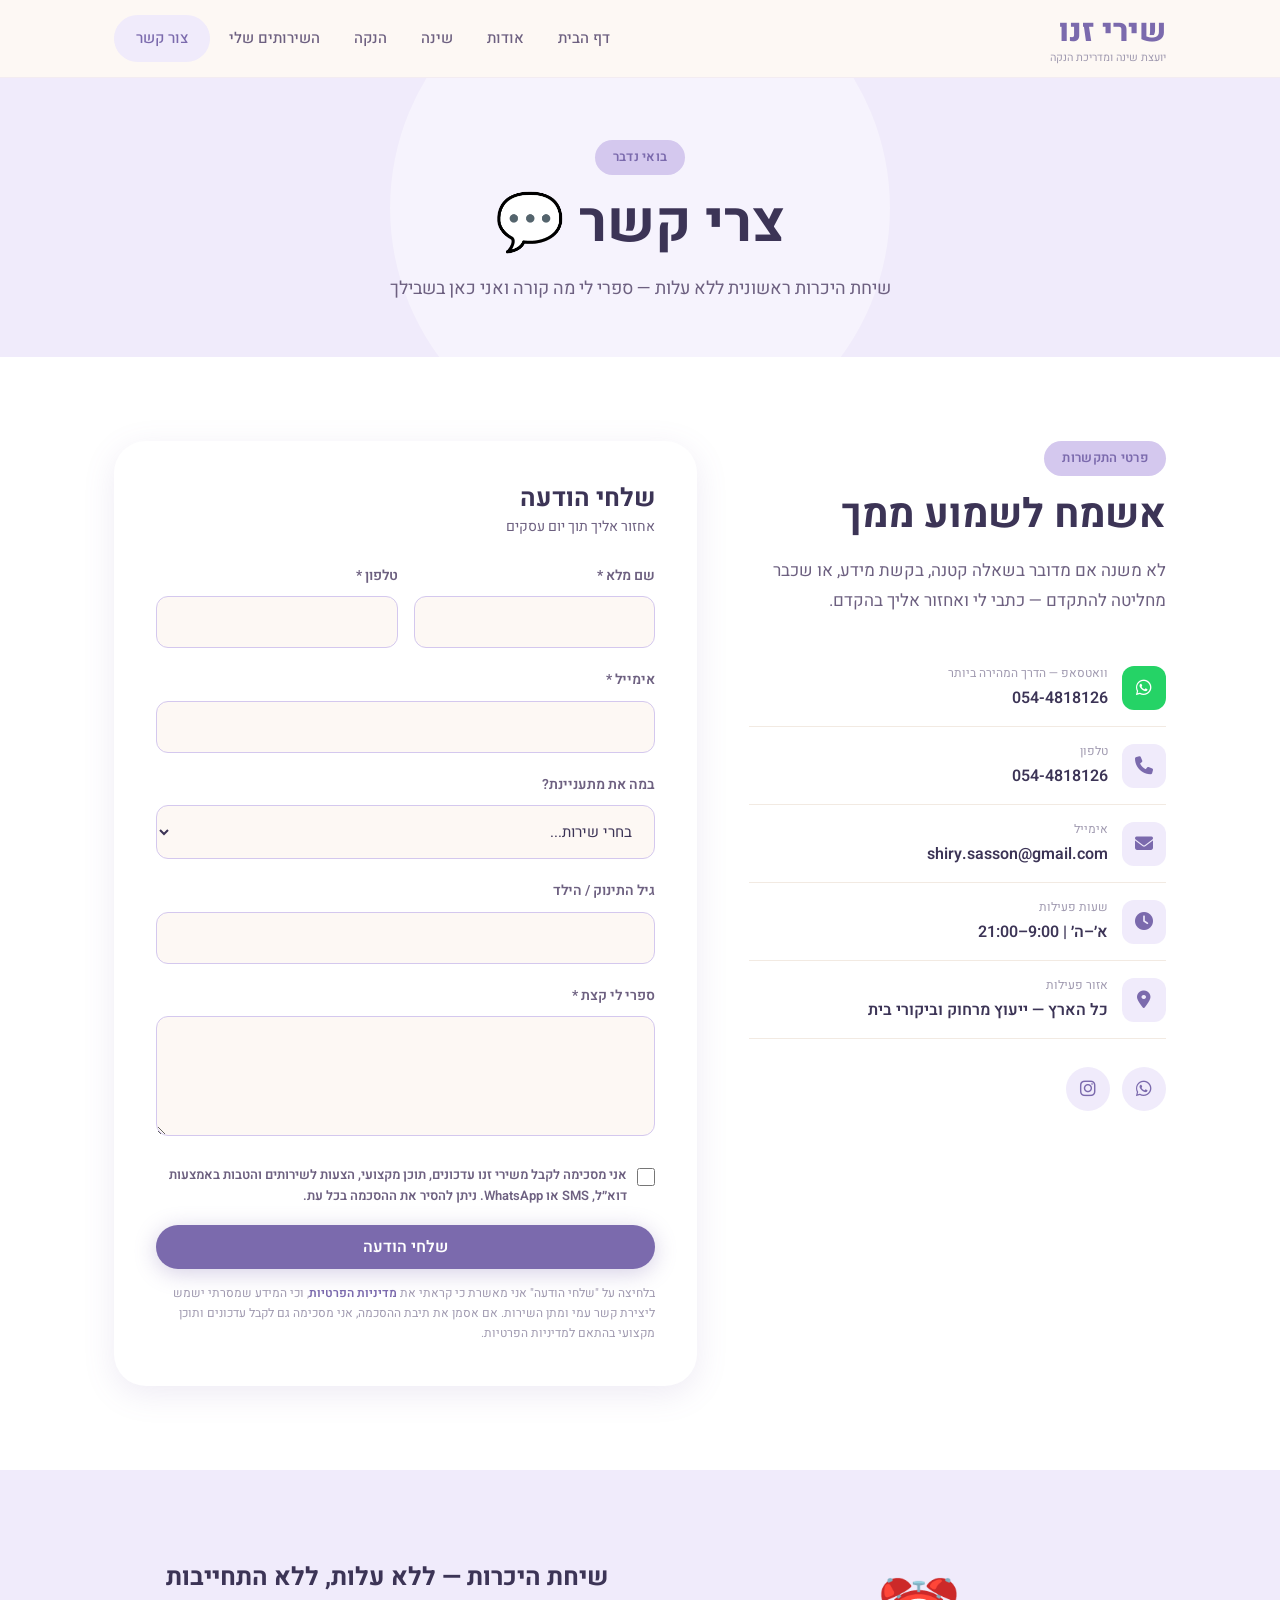
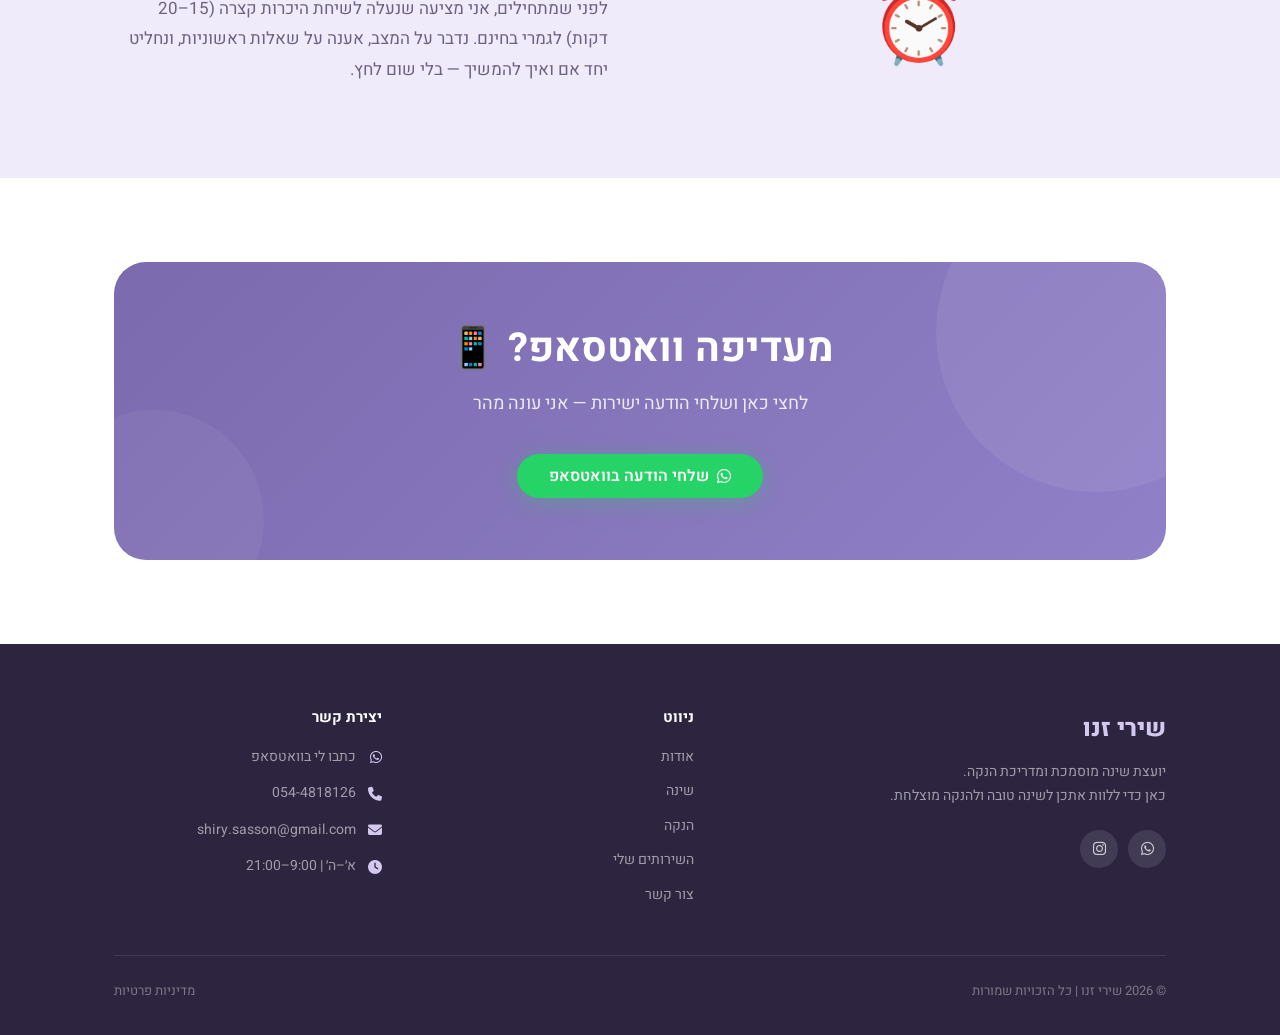
<file: contact.html>
<!DOCTYPE html>
<html lang="he" dir="rtl">
<head>
<meta charset="UTF-8">
<meta name="viewport" content="width=device-width, initial-scale=1.0">
<title>יצירת קשר | שירי זנו</title>
<meta name="description" content="צרי קשר עם שירי — יועצת שינה ומדריכת הנקה. שיחת היכרות ראשונית ללא עלות.">
<link rel="preconnect" href="https://fonts.googleapis.com">
<link href="https://fonts.googleapis.com/css2?family=Heebo:wght@400;500;600;700;800&display=swap" rel="stylesheet">
<link rel="stylesheet" href="https://cdnjs.cloudflare.com/ajax/libs/font-awesome/6.5.1/css/all.min.css">
<link rel="icon" href="favicon.ico" sizes="any">
<link rel="icon" type="image/svg+xml" href="favicon.svg">
<link rel="icon" type="image/png" href="favicon.png">
<link rel="apple-touch-icon" href="apple-touch-icon.png">
<link rel="canonical" href="https://www.growingwithshiry.com/contact.html">
<meta property="og:type" content="website">
<meta property="og:site_name" content="שירי זנו">
<meta property="og:locale" content="he_IL">
<meta property="og:title" content="יצירת קשר | שירי זנו">
<meta property="og:description" content="צרי קשר עם שירי — יועצת שינה ומדריכת הנקה. שיחת היכרות ראשונית ללא עלות.">
<meta property="og:url" content="https://www.growingwithshiry.com/contact.html">
<meta property="og:image" content="https://www.growingwithshiry.com/og-image.png">
<meta property="og:image:width" content="1200">
<meta property="og:image:height" content="630">
<meta name="twitter:card" content="summary_large_image">
<meta name="twitter:title" content="יצירת קשר | שירי זנו">
<meta name="twitter:description" content="צרי קשר עם שירי — יועצת שינה ומדריכת הנקה. שיחת היכרות ראשונית ללא עלות.">
<meta name="twitter:image" content="https://www.growingwithshiry.com/og-image.png">
<script type="application/ld+json">
{
  "@context": "https://schema.org",
  "@type": "LocalBusiness",
  "name": "שירי זנו — יועצת שינה ומדריכת הנקה",
  "image": "https://www.growingwithshiry.com/og-image.png",
  "url": "https://www.growingwithshiry.com/",
  "telephone": "+972544818126",
  "email": "shiry.sasson@gmail.com",
  "priceRange": "₪₪",
  "areaServed": { "@type": "Country", "name": "IL" },
  "founder": { "@type": "Person", "name": "שירי זנו", "jobTitle": "יועצת שינה ומדריכת הנקה מוסמכת (IBCLC)" },
  "sameAs": [ "https://www.instagram.com/shirysass/", "https://wa.me/972544818126" ],
  "openingHoursSpecification": [{
    "@type": "OpeningHoursSpecification",
    "dayOfWeek": ["Sunday","Monday","Tuesday","Wednesday","Thursday"],
    "opens": "09:00", "closes": "21:00"
  }]
}
</script>
<link rel="stylesheet" href="style.css">
</head>
<body>

<nav class="navbar" id="navbar">
  <div class="container">
    <a href="index.html" class="logo">
      <span class="logo-name">שירי זנו</span>
      <span class="logo-title">יועצת שינה ומדריכת הנקה</span>
    </a>
    <div class="nav-links" id="navLinks">
      <a href="index.html">דף הבית</a>
      <a href="about.html">אודות</a>
      <a href="sleep.html">שינה</a>
      <a href="breastfeeding.html">הנקה</a>
      <a href="services.html">השירותים שלי</a>
      <a href="contact.html" class="btn-nav">צור קשר</a>
    </div>
    <button class="hamburger" id="hamburger" aria-label="תפריט">
      <span></span><span></span><span></span>
    </button>
  </div>
</nav>
<div class="nav-spacer"></div>

<section class="page-hero lavender">
  <div class="container">
    <span class="tag tag-lavender">בואי נדבר</span>
    <h1>צרי קשר 💬</h1>
    <p class="lead">שיחת היכרות ראשונית ללא עלות — ספרי לי מה קורה ואני כאן בשבילך</p>
  </div>
</section>

<section class="section section-white">
  <div class="container">
    <div class="contact-grid">
      <div class="contact-info fade-in">
        <span class="tag tag-lavender">פרטי התקשרות</span>
        <h2>אשמח לשמוע ממך</h2>
        <p>לא משנה אם מדובר בשאלה קטנה, בקשת מידע, או שכבר מחליטה להתקדם — כתבי לי ואחזור אליך בהקדם.</p>

        <div class="contact-item">
          <div class="contact-icon whatsapp"><i class="fab fa-whatsapp"></i></div>
          <div class="contact-item-text">
            <span>וואטסאפ — הדרך המהירה ביותר</span>
            <a href="https://wa.me/972544818126" target="_blank" rel="noopener">054-4818126</a>
          </div>
        </div>
        <div class="contact-item">
          <div class="contact-icon"><i class="fas fa-phone"></i></div>
          <div class="contact-item-text">
            <span>טלפון</span>
            <a href="tel:0544818126">054-4818126</a>
          </div>
        </div>
        <div class="contact-item">
          <div class="contact-icon"><i class="fas fa-envelope"></i></div>
          <div class="contact-item-text">
            <span>אימייל</span>
            <a href="mailto:shiry.sasson@gmail.com">shiry.sasson@gmail.com</a>
          </div>
        </div>
        <div class="contact-item">
          <div class="contact-icon"><i class="fas fa-clock"></i></div>
          <div class="contact-item-text">
            <span>שעות פעילות</span>
            <strong>א׳–ה׳ | 9:00–21:00</strong>
          </div>
        </div>
        <div class="contact-item">
          <div class="contact-icon"><i class="fas fa-map-marker-alt"></i></div>
          <div class="contact-item-text">
            <span>אזור פעילות</span>
            <strong>כל הארץ — ייעוץ מרחוק וביקורי בית</strong>
          </div>
        </div>

        <div class="social-links">
          <a href="https://wa.me/972544818126" class="social-link whatsapp" target="_blank" rel="noopener" aria-label="וואטסאפ"><i class="fab fa-whatsapp"></i></a>
          <a href="https://www.instagram.com/shirysass/" class="social-link instagram" target="_blank" rel="noopener" aria-label="אינסטגרם"><i class="fab fa-instagram"></i></a>
        </div>
      </div>

      <div class="fade-in delay-1">
        <div class="contact-form">
          <h3>שלחי הודעה</h3>
          <p class="text-mid" style="margin-bottom:24px;font-size:14px;">אחזור אליך תוך יום עסקים</p>
          <form id="contactForm" action="https://formspree.io/f/mkolqjwv" method="POST">
            <input type="hidden" name="_subject" value="פנייה חדשה מהאתר — שירי זנו">
            <input type="text" name="_gotcha" style="display:none" tabindex="-1" autocomplete="off">
            <div class="form-row">
              <div class="form-group">
                <label for="fullName">שם מלא *</label>
                <input type="text" id="fullName" name="fullName" required>
              </div>
              <div class="form-group">
                <label for="phone">טלפון *</label>
                <input type="tel" id="phone" name="phone" required>
              </div>
            </div>
            <div class="form-group">
              <label for="email">אימייל *</label>
              <input type="email" id="email" name="email" required>
            </div>
            <div class="form-group">
              <label for="interest">במה את מתעניינת?</label>
              <select id="interest" name="interest">
                <option value="">בחרי שירות...</option>
                <option value="sleep">ייעוץ שינה</option>
                <option value="breastfeeding">ייעוץ הנקה</option>
                <option value="full">חבילת ליווי מלאה (שינה + הנקה)</option>
                <option value="other">אחר / שאלה כללית</option>
              </select>
            </div>
            <div class="form-group">
              <label for="childAge">גיל התינוק / הילד</label>
              <input type="text" id="childAge" name="childAge">
            </div>
            <div class="form-group">
              <label for="message">ספרי לי קצת *</label>
              <textarea id="message" name="message" required></textarea>
            </div>
            <label class="consent-check">
              <input type="checkbox" id="marketingConsent" name="marketingConsent">
              <span>אני מסכימה לקבל משירי זנו עדכונים, תוכן מקצועי, הצעות לשירותים והטבות באמצעות דוא״ל, SMS או WhatsApp. ניתן להסיר את ההסכמה בכל עת.</span>
            </label>
            <button type="submit" class="btn btn-primary" style="width:100%;justify-content:center;">שלחי הודעה</button>
            <p class="consent-note">בלחיצה על "שלחי הודעה" אני מאשרת כי קראתי את <a href="privacy.html">מדיניות הפרטיות</a>, וכי המידע שמסרתי ישמש ליצירת קשר עמי ומתן השירות. אם אסמן את תיבת ההסכמה, אני מסכימה גם לקבל עדכונים ותוכן מקצועי בהתאם למדיניות הפרטיות.</p>
          </form>
        </div>
      </div>
    </div>
  </div>
</section>

<section class="section section-alt">
  <div class="container">
    <div class="feature-grid" style="align-items:center;">
      <div class="fade-in text-center" style="font-size:80px;">⏰</div>
      <div class="fade-in delay-1">
        <h3>שיחת היכרות — ללא עלות, ללא התחייבות</h3>
        <p class="text-mid">לפני שמתחילים, אני מציעה שנעלה לשיחת היכרות קצרה (15–20 דקות) לגמרי בחינם. נדבר על המצב, אענה על שאלות ראשוניות, ונחליט יחד אם ואיך להמשיך — בלי שום לחץ.</p>
      </div>
    </div>
  </div>
</section>

<section class="section section-white">
  <div class="container">
    <div class="cta-banner fade-in">
      <h2>מעדיפה וואטסאפ? 📱</h2>
      <p>לחצי כאן ושלחי הודעה ישירות — אני עונה מהר</p>
      <div class="cta-actions">
        <a href="https://wa.me/972544818126?text=%D7%A9%D7%9C%D7%95%D7%9D%20%D7%A9%D7%99%D7%A8%D7%99%2C%20%D7%90%D7%A0%D7%99%20%D7%9E%D7%A2%D7%95%D7%A0%D7%99%D7%99%D7%A0%D7%AA%20%D7%9C%D7%A9%D7%9E%D7%95%D7%A2%20%D7%A2%D7%95%D7%93%20%D7%A2%D7%9C%20%D7%94%D7%A9%D7%99%D7%A8%D7%95%D7%AA%D7%99%D7%9D%20%D7%A9%D7%9C%D7%9A" class="btn btn-whatsapp" target="_blank" rel="noopener"><i class="fab fa-whatsapp"></i> שלחי הודעה בוואטסאפ</a>
      </div>
    </div>
  </div>
</section>

<footer>
  <div class="container">
    <div class="footer-content">
      <div class="footer-col">
        <span class="logo-name">שירי זנו</span>
        <p class="footer-tagline">יועצת שינה מוסמכת ומדריכת הנקה.<br>כאן כדי ללוות אתכן לשינה טובה ולהנקה מוצלחת.</p>
        <div class="footer-social">
          <a href="https://wa.me/972544818126" aria-label="וואטסאפ" target="_blank" rel="noopener"><i class="fab fa-whatsapp"></i></a>
          <a href="https://www.instagram.com/shirysass/" aria-label="אינסטגרם" target="_blank" rel="noopener"><i class="fab fa-instagram"></i></a>
        </div>
      </div>
      <div class="footer-col">
        <h4>ניווט</h4>
        <div class="footer-links-list">
          <a href="about.html">אודות</a>
          <a href="sleep.html">שינה</a>
          <a href="breastfeeding.html">הנקה</a>
          <a href="services.html">השירותים שלי</a>
          <a href="contact.html">צור קשר</a>
        </div>
      </div>
      <div class="footer-col">
        <h4>יצירת קשר</h4>
        <a class="footer-contact-item" href="https://wa.me/972544818126" target="_blank" rel="noopener" style="text-decoration:none;"><i class="fab fa-whatsapp"></i> כתבו לי בוואטסאפ</a>
        <div class="footer-contact-item"><i class="fas fa-phone"></i> 054-4818126</div>
        <div class="footer-contact-item"><i class="fas fa-envelope"></i> shiry.sasson@gmail.com</div>
        <div class="footer-contact-item"><i class="fas fa-clock"></i> א׳–ה׳ | 9:00–21:00</div>
      </div>
    </div>
    <div class="footer-bottom">
      <span>© 2026 שירי זנו | כל הזכויות שמורות</span>
      <span><a href="privacy.html">מדיניות פרטיות</a></span>
    </div>
  </div>
</footer>

<script src="script.js"></script>
</body>
</html>
</file>
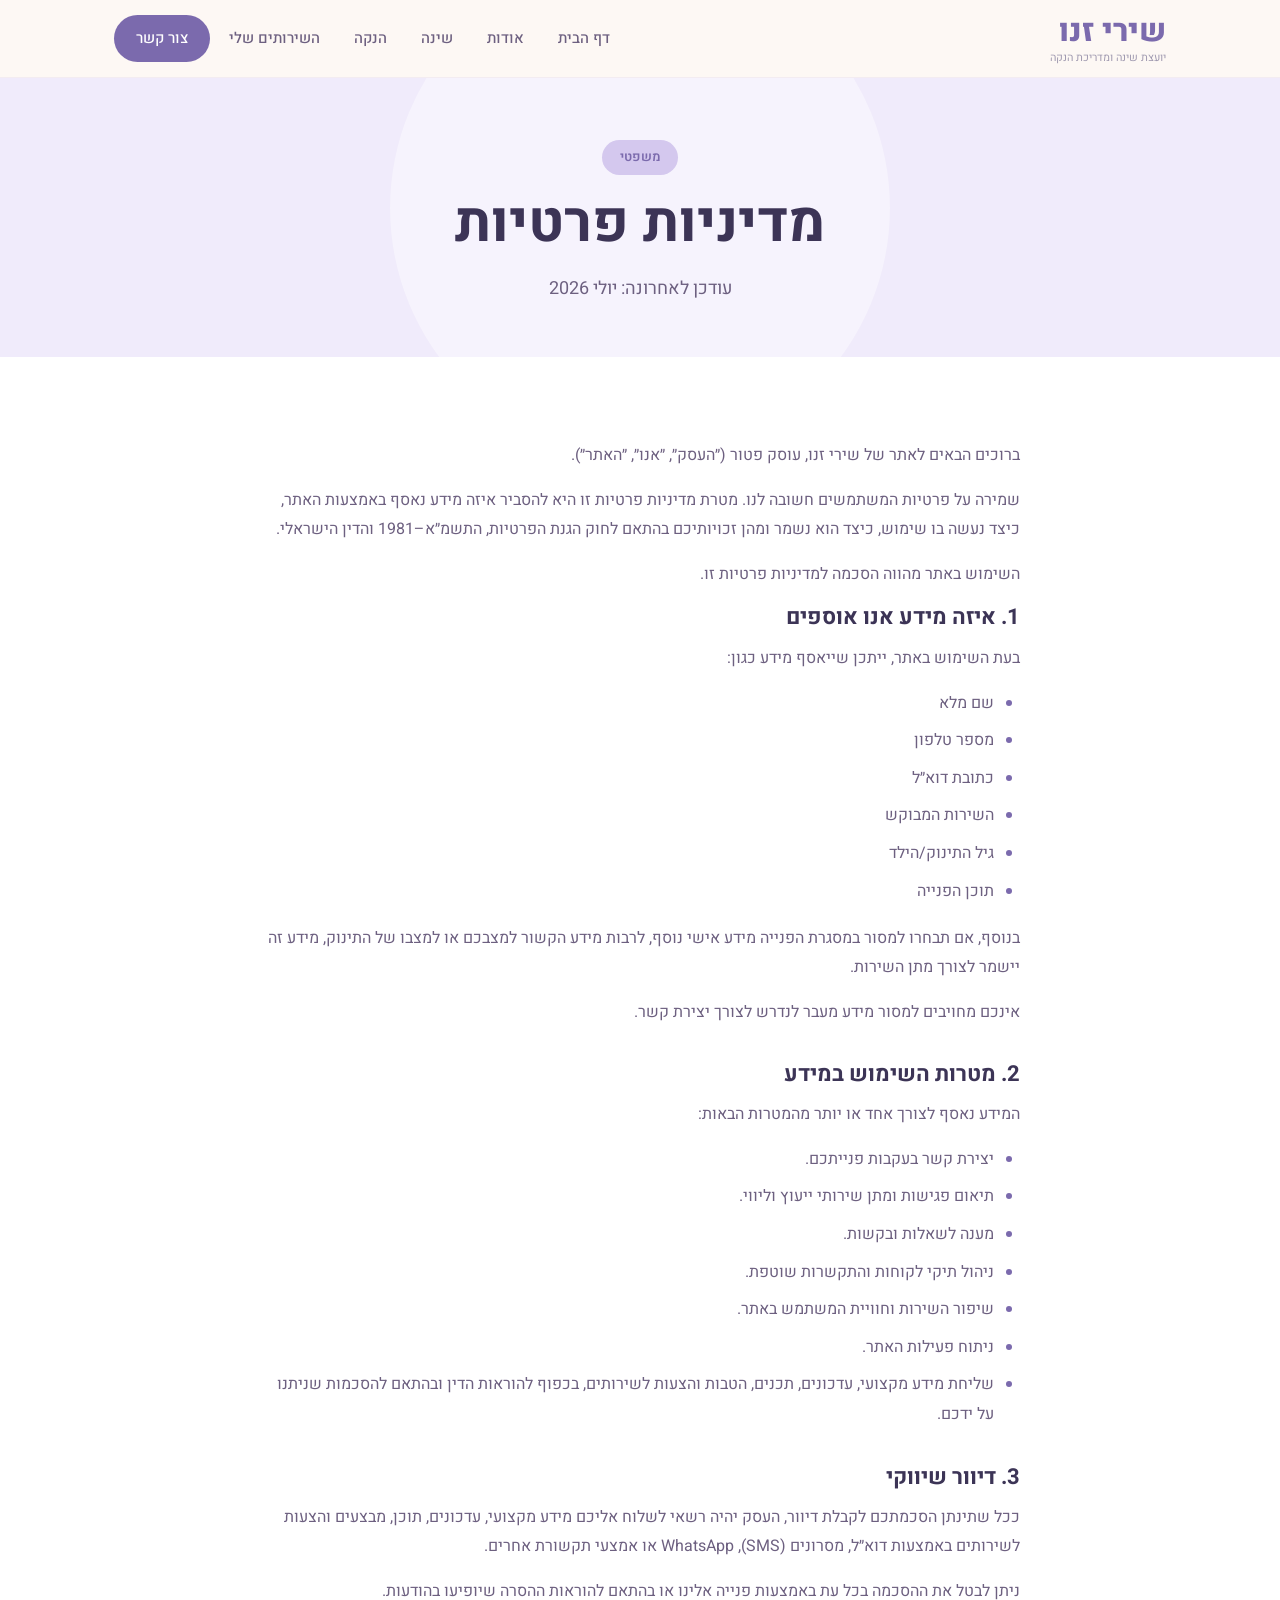
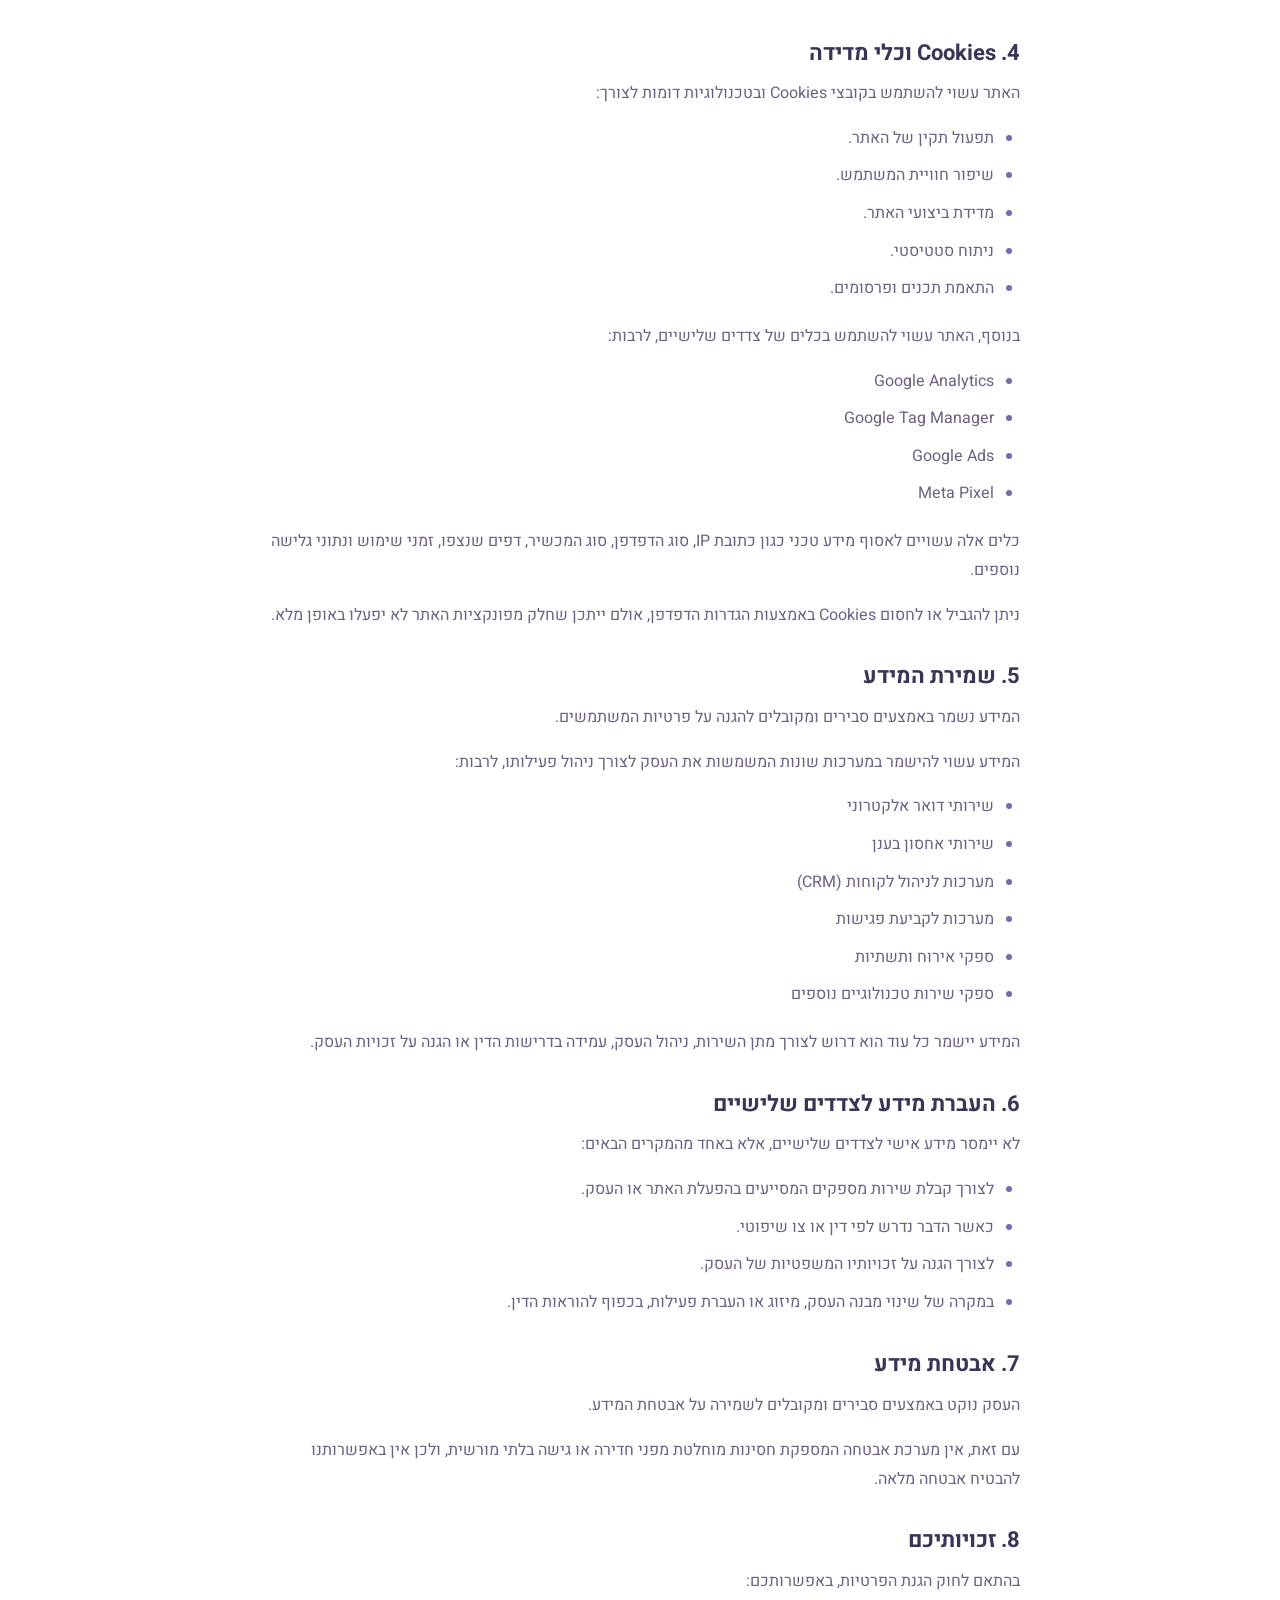
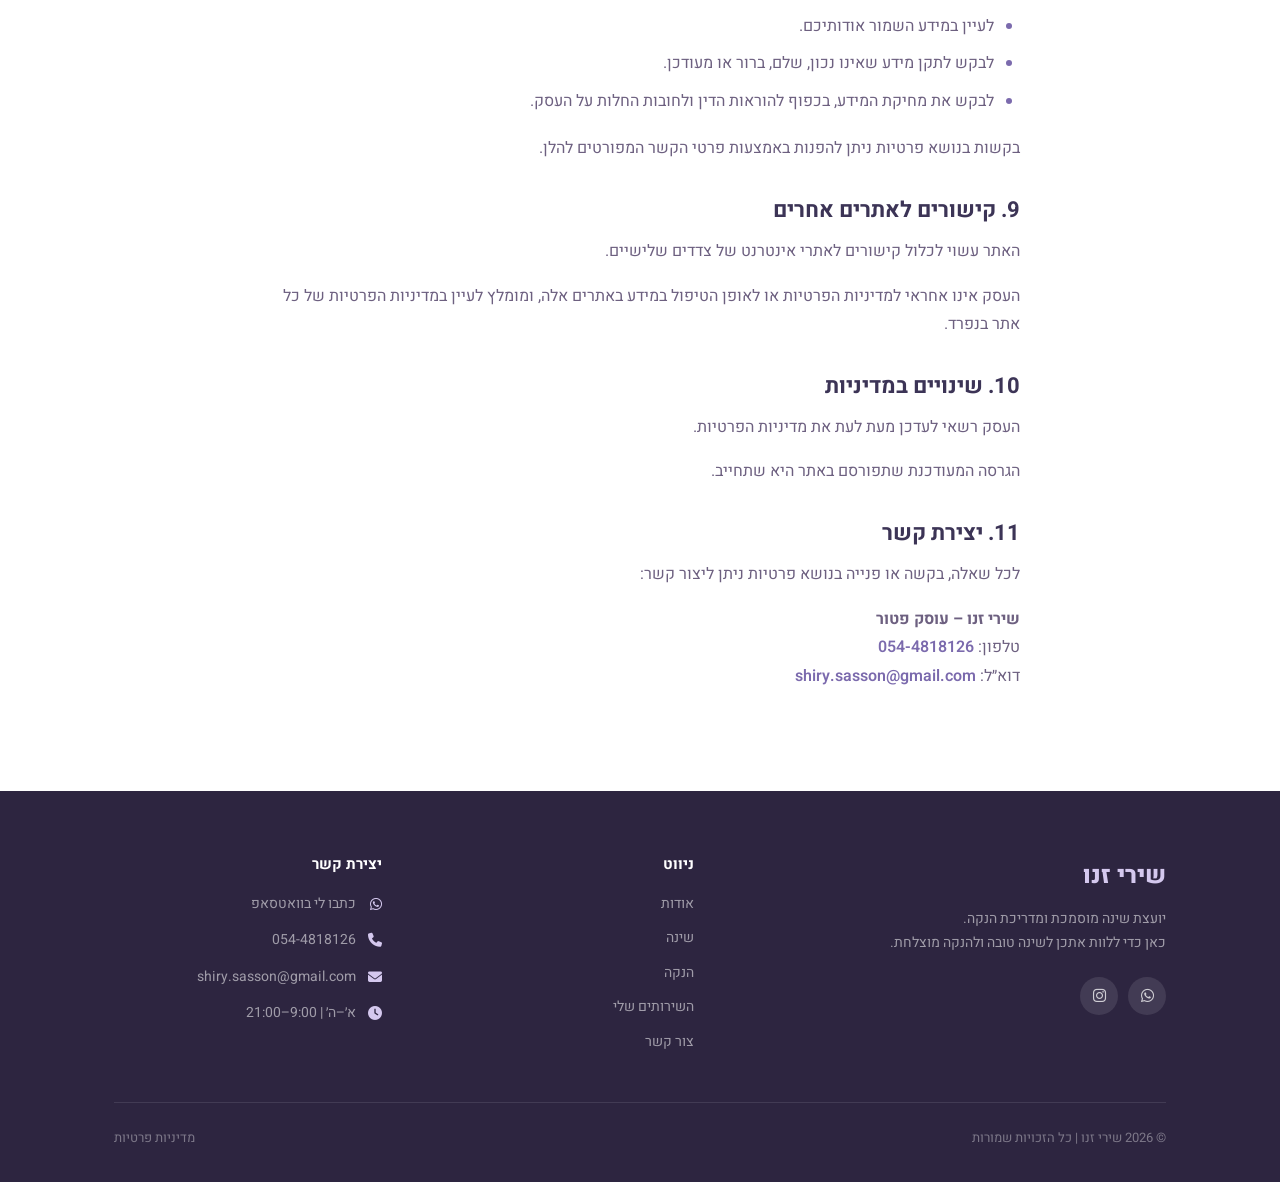
<file: privacy.html>
<!DOCTYPE html>
<html lang="he" dir="rtl">
<head>
<meta charset="UTF-8">
<meta name="viewport" content="width=device-width, initial-scale=1.0">
<title>מדיניות פרטיות | שירי זנו</title>
<meta name="description" content="מדיניות הפרטיות של אתר שירי זנו — יועצת שינה ומדריכת הנקה.">
<link rel="preconnect" href="https://fonts.googleapis.com">
<link href="https://fonts.googleapis.com/css2?family=Heebo:wght@400;500;600;700;800&display=swap" rel="stylesheet">
<link rel="stylesheet" href="https://cdnjs.cloudflare.com/ajax/libs/font-awesome/6.5.1/css/all.min.css">
<link rel="icon" href="favicon.ico" sizes="any">
<link rel="icon" type="image/svg+xml" href="favicon.svg">
<link rel="icon" type="image/png" href="favicon.png">
<link rel="apple-touch-icon" href="apple-touch-icon.png">
<link rel="canonical" href="https://www.growingwithshiry.com/privacy.html">
<meta property="og:type" content="website">
<meta property="og:site_name" content="שירי זנו">
<meta property="og:locale" content="he_IL">
<meta property="og:title" content="מדיניות פרטיות | שירי זנו">
<meta property="og:description" content="מדיניות הפרטיות של אתר שירי זנו — יועצת שינה ומדריכת הנקה.">
<meta property="og:url" content="https://www.growingwithshiry.com/privacy.html">
<meta property="og:image" content="https://www.growingwithshiry.com/og-image.png">
<meta property="og:image:width" content="1200">
<meta property="og:image:height" content="630">
<meta name="twitter:card" content="summary_large_image">
<meta name="twitter:title" content="מדיניות פרטיות | שירי זנו">
<meta name="twitter:description" content="מדיניות הפרטיות של אתר שירי זנו — יועצת שינה ומדריכת הנקה.">
<meta name="twitter:image" content="https://www.growingwithshiry.com/og-image.png">
<script type="application/ld+json">
{
  "@context": "https://schema.org",
  "@type": "LocalBusiness",
  "name": "שירי זנו — יועצת שינה ומדריכת הנקה",
  "image": "https://www.growingwithshiry.com/og-image.png",
  "url": "https://www.growingwithshiry.com/",
  "telephone": "+972544818126",
  "email": "shiry.sasson@gmail.com",
  "priceRange": "₪₪",
  "areaServed": { "@type": "Country", "name": "IL" },
  "founder": { "@type": "Person", "name": "שירי זנו", "jobTitle": "יועצת שינה ומדריכת הנקה מוסמכת (IBCLC)" },
  "sameAs": [ "https://www.instagram.com/shirysass/", "https://wa.me/972544818126" ],
  "openingHoursSpecification": [{
    "@type": "OpeningHoursSpecification",
    "dayOfWeek": ["Sunday","Monday","Tuesday","Wednesday","Thursday"],
    "opens": "09:00", "closes": "21:00"
  }]
}
</script>
<link rel="stylesheet" href="style.css">
</head>
<body>

<nav class="navbar" id="navbar">
  <div class="container">
    <a href="index.html" class="logo">
      <span class="logo-name">שירי זנו</span>
      <span class="logo-title">יועצת שינה ומדריכת הנקה</span>
    </a>
    <div class="nav-links" id="navLinks">
      <a href="index.html">דף הבית</a>
      <a href="about.html">אודות</a>
      <a href="sleep.html">שינה</a>
      <a href="breastfeeding.html">הנקה</a>
      <a href="services.html">השירותים שלי</a>
      <a href="contact.html" class="btn-nav">צור קשר</a>
    </div>
    <button class="hamburger" id="hamburger" aria-label="תפריט">
      <span></span><span></span><span></span>
    </button>
  </div>
</nav>
<div class="nav-spacer"></div>

<section class="page-hero lavender">
  <div class="container">
    <span class="tag tag-lavender">משפטי</span>
    <h1>מדיניות פרטיות</h1>
    <p class="lead">עודכן לאחרונה: יולי 2026</p>
  </div>
</section>

<section class="section section-white">
  <div class="container">
    <div class="legal-content" style="max-width:760px;margin:0 auto;">

      <p>ברוכים הבאים לאתר של שירי זנו, עוסק פטור (״העסק״, ״אנו״, ״האתר״).</p>
      <p>שמירה על פרטיות המשתמשים חשובה לנו. מטרת מדיניות פרטיות זו היא להסביר איזה מידע נאסף באמצעות האתר, כיצד נעשה בו שימוש, כיצד הוא נשמר ומהן זכויותיכם בהתאם לחוק הגנת הפרטיות, התשמ״א–1981 והדין הישראלי.</p>
      <p>השימוש באתר מהווה הסכמה למדיניות פרטיות זו.</p>

      <h2>1. איזה מידע אנו אוספים</h2>
      <p>בעת השימוש באתר, ייתכן שייאסף מידע כגון:</p>
      <ul class="legal-list">
        <li>שם מלא</li>
        <li>מספר טלפון</li>
        <li>כתובת דוא״ל</li>
        <li>השירות המבוקש</li>
        <li>גיל התינוק/הילד</li>
        <li>תוכן הפנייה</li>
      </ul>
      <p>בנוסף, אם תבחרו למסור במסגרת הפנייה מידע אישי נוסף, לרבות מידע הקשור למצבכם או למצבו של התינוק, מידע זה יישמר לצורך מתן השירות.</p>
      <p>אינכם מחויבים למסור מידע מעבר לנדרש לצורך יצירת קשר.</p>

      <h2>2. מטרות השימוש במידע</h2>
      <p>המידע נאסף לצורך אחד או יותר מהמטרות הבאות:</p>
      <ul class="legal-list">
        <li>יצירת קשר בעקבות פנייתכם.</li>
        <li>תיאום פגישות ומתן שירותי ייעוץ וליווי.</li>
        <li>מענה לשאלות ובקשות.</li>
        <li>ניהול תיקי לקוחות והתקשרות שוטפת.</li>
        <li>שיפור השירות וחוויית המשתמש באתר.</li>
        <li>ניתוח פעילות האתר.</li>
        <li>שליחת מידע מקצועי, עדכונים, תכנים, הטבות והצעות לשירותים, בכפוף להוראות הדין ובהתאם להסכמות שניתנו על ידכם.</li>
      </ul>

      <h2>3. דיוור שיווקי</h2>
      <p>ככל שתינתן הסכמתכם לקבלת דיוור, העסק יהיה רשאי לשלוח אליכם מידע מקצועי, עדכונים, תוכן, מבצעים והצעות לשירותים באמצעות דוא״ל, מסרונים (SMS), WhatsApp או אמצעי תקשורת אחרים.</p>
      <p>ניתן לבטל את ההסכמה בכל עת באמצעות פנייה אלינו או בהתאם להוראות ההסרה שיופיעו בהודעות.</p>

      <h2>4. Cookies וכלי מדידה</h2>
      <p>האתר עשוי להשתמש בקובצי Cookies ובטכנולוגיות דומות לצורך:</p>
      <ul class="legal-list">
        <li>תפעול תקין של האתר.</li>
        <li>שיפור חוויית המשתמש.</li>
        <li>מדידת ביצועי האתר.</li>
        <li>ניתוח סטטיסטי.</li>
        <li>התאמת תכנים ופרסומים.</li>
      </ul>
      <p>בנוסף, האתר עשוי להשתמש בכלים של צדדים שלישיים, לרבות:</p>
      <ul class="legal-list">
        <li>Google Analytics</li>
        <li>Google Tag Manager</li>
        <li>Google Ads</li>
        <li>Meta Pixel</li>
      </ul>
      <p>כלים אלה עשויים לאסוף מידע טכני כגון כתובת IP, סוג הדפדפן, סוג המכשיר, דפים שנצפו, זמני שימוש ונתוני גלישה נוספים.</p>
      <p>ניתן להגביל או לחסום Cookies באמצעות הגדרות הדפדפן, אולם ייתכן שחלק מפונקציות האתר לא יפעלו באופן מלא.</p>

      <h2>5. שמירת המידע</h2>
      <p>המידע נשמר באמצעים סבירים ומקובלים להגנה על פרטיות המשתמשים.</p>
      <p>המידע עשוי להישמר במערכות שונות המשמשות את העסק לצורך ניהול פעילותו, לרבות:</p>
      <ul class="legal-list">
        <li>שירותי דואר אלקטרוני</li>
        <li>שירותי אחסון בענן</li>
        <li>מערכות לניהול לקוחות (CRM)</li>
        <li>מערכות לקביעת פגישות</li>
        <li>ספקי אירוח ותשתיות</li>
        <li>ספקי שירות טכנולוגיים נוספים</li>
      </ul>
      <p>המידע יישמר כל עוד הוא דרוש לצורך מתן השירות, ניהול העסק, עמידה בדרישות הדין או הגנה על זכויות העסק.</p>

      <h2>6. העברת מידע לצדדים שלישיים</h2>
      <p>לא יימסר מידע אישי לצדדים שלישיים, אלא באחד מהמקרים הבאים:</p>
      <ul class="legal-list">
        <li>לצורך קבלת שירות מספקים המסייעים בהפעלת האתר או העסק.</li>
        <li>כאשר הדבר נדרש לפי דין או צו שיפוטי.</li>
        <li>לצורך הגנה על זכויותיו המשפטיות של העסק.</li>
        <li>במקרה של שינוי מבנה העסק, מיזוג או העברת פעילות, בכפוף להוראות הדין.</li>
      </ul>

      <h2>7. אבטחת מידע</h2>
      <p>העסק נוקט באמצעים סבירים ומקובלים לשמירה על אבטחת המידע.</p>
      <p>עם זאת, אין מערכת אבטחה המספקת חסינות מוחלטת מפני חדירה או גישה בלתי מורשית, ולכן אין באפשרותנו להבטיח אבטחה מלאה.</p>

      <h2>8. זכויותיכם</h2>
      <p>בהתאם לחוק הגנת הפרטיות, באפשרותכם:</p>
      <ul class="legal-list">
        <li>לעיין במידע השמור אודותיכם.</li>
        <li>לבקש לתקן מידע שאינו נכון, שלם, ברור או מעודכן.</li>
        <li>לבקש את מחיקת המידע, בכפוף להוראות הדין ולחובות החלות על העסק.</li>
      </ul>
      <p>בקשות בנושא פרטיות ניתן להפנות באמצעות פרטי הקשר המפורטים להלן.</p>

      <h2>9. קישורים לאתרים אחרים</h2>
      <p>האתר עשוי לכלול קישורים לאתרי אינטרנט של צדדים שלישיים.</p>
      <p>העסק אינו אחראי למדיניות הפרטיות או לאופן הטיפול במידע באתרים אלה, ומומלץ לעיין במדיניות הפרטיות של כל אתר בנפרד.</p>

      <h2>10. שינויים במדיניות</h2>
      <p>העסק רשאי לעדכן מעת לעת את מדיניות הפרטיות.</p>
      <p>הגרסה המעודכנת שתפורסם באתר היא שתחייב.</p>

      <h2>11. יצירת קשר</h2>
      <p>לכל שאלה, בקשה או פנייה בנושא פרטיות ניתן ליצור קשר:</p>
      <p><strong>שירי זנו – עוסק פטור</strong><br>
      טלפון: <a href="tel:0544818126">054-4818126</a><br>
      דוא״ל: <a href="mailto:shiry.sasson@gmail.com">shiry.sasson@gmail.com</a></p>

    </div>
  </div>
</section>

<footer>
  <div class="container">
    <div class="footer-content">
      <div class="footer-col">
        <span class="logo-name">שירי זנו</span>
        <p class="footer-tagline">יועצת שינה מוסמכת ומדריכת הנקה.<br>כאן כדי ללוות אתכן לשינה טובה ולהנקה מוצלחת.</p>
        <div class="footer-social">
          <a href="https://wa.me/972544818126" aria-label="וואטסאפ" target="_blank" rel="noopener"><i class="fab fa-whatsapp"></i></a>
          <a href="https://www.instagram.com/shirysass/" aria-label="אינסטגרם" target="_blank" rel="noopener"><i class="fab fa-instagram"></i></a>
        </div>
      </div>
      <div class="footer-col">
        <h4>ניווט</h4>
        <div class="footer-links-list">
          <a href="about.html">אודות</a>
          <a href="sleep.html">שינה</a>
          <a href="breastfeeding.html">הנקה</a>
          <a href="services.html">השירותים שלי</a>
          <a href="contact.html">צור קשר</a>
        </div>
      </div>
      <div class="footer-col">
        <h4>יצירת קשר</h4>
        <a class="footer-contact-item" href="https://wa.me/972544818126" target="_blank" rel="noopener" style="text-decoration:none;"><i class="fab fa-whatsapp"></i> כתבו לי בוואטסאפ</a>
        <div class="footer-contact-item"><i class="fas fa-phone"></i> 054-4818126</div>
        <div class="footer-contact-item"><i class="fas fa-envelope"></i> shiry.sasson@gmail.com</div>
        <div class="footer-contact-item"><i class="fas fa-clock"></i> א׳–ה׳ | 9:00–21:00</div>
      </div>
    </div>
    <div class="footer-bottom">
      <span>© 2026 שירי זנו | כל הזכויות שמורות</span>
      <span><a href="privacy.html" style="color:inherit;">מדיניות פרטיות</a></span>
    </div>
  </div>
</footer>

<script src="script.js"></script>
</body>
</html>
</file>
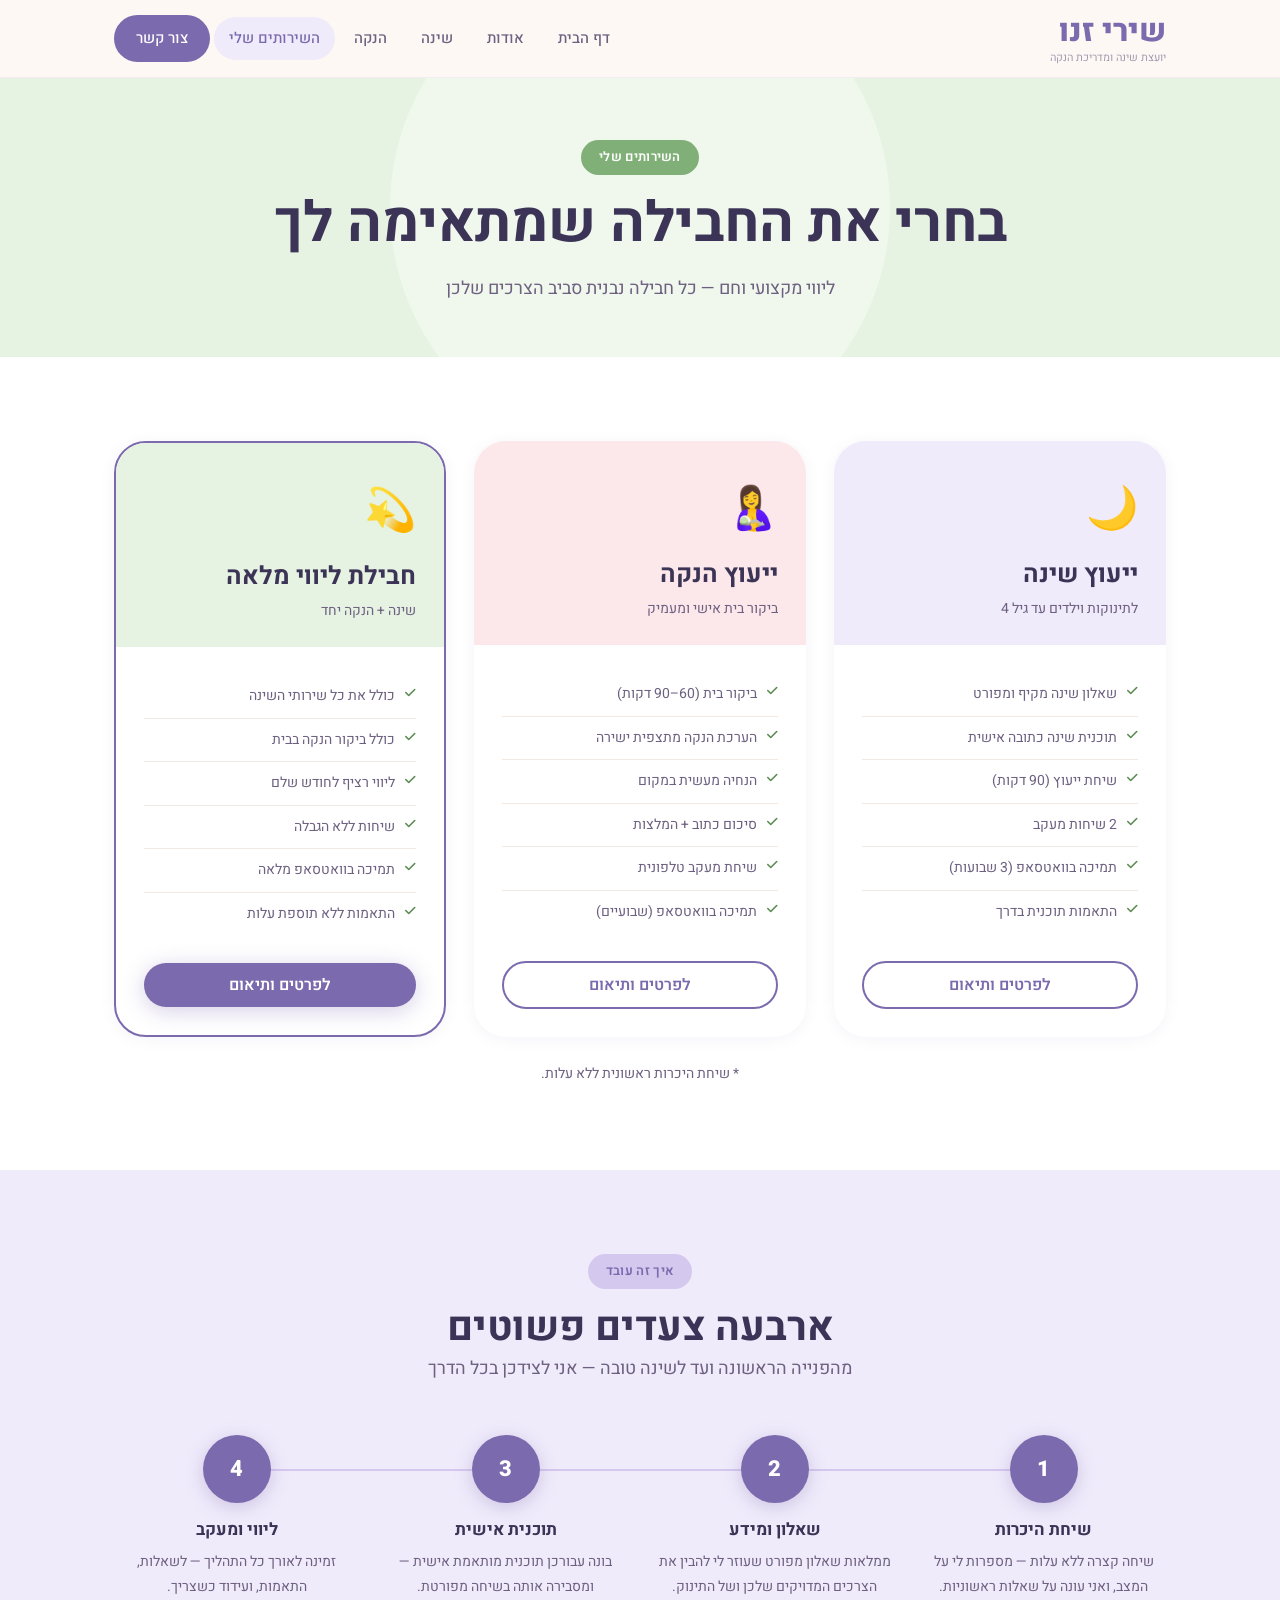
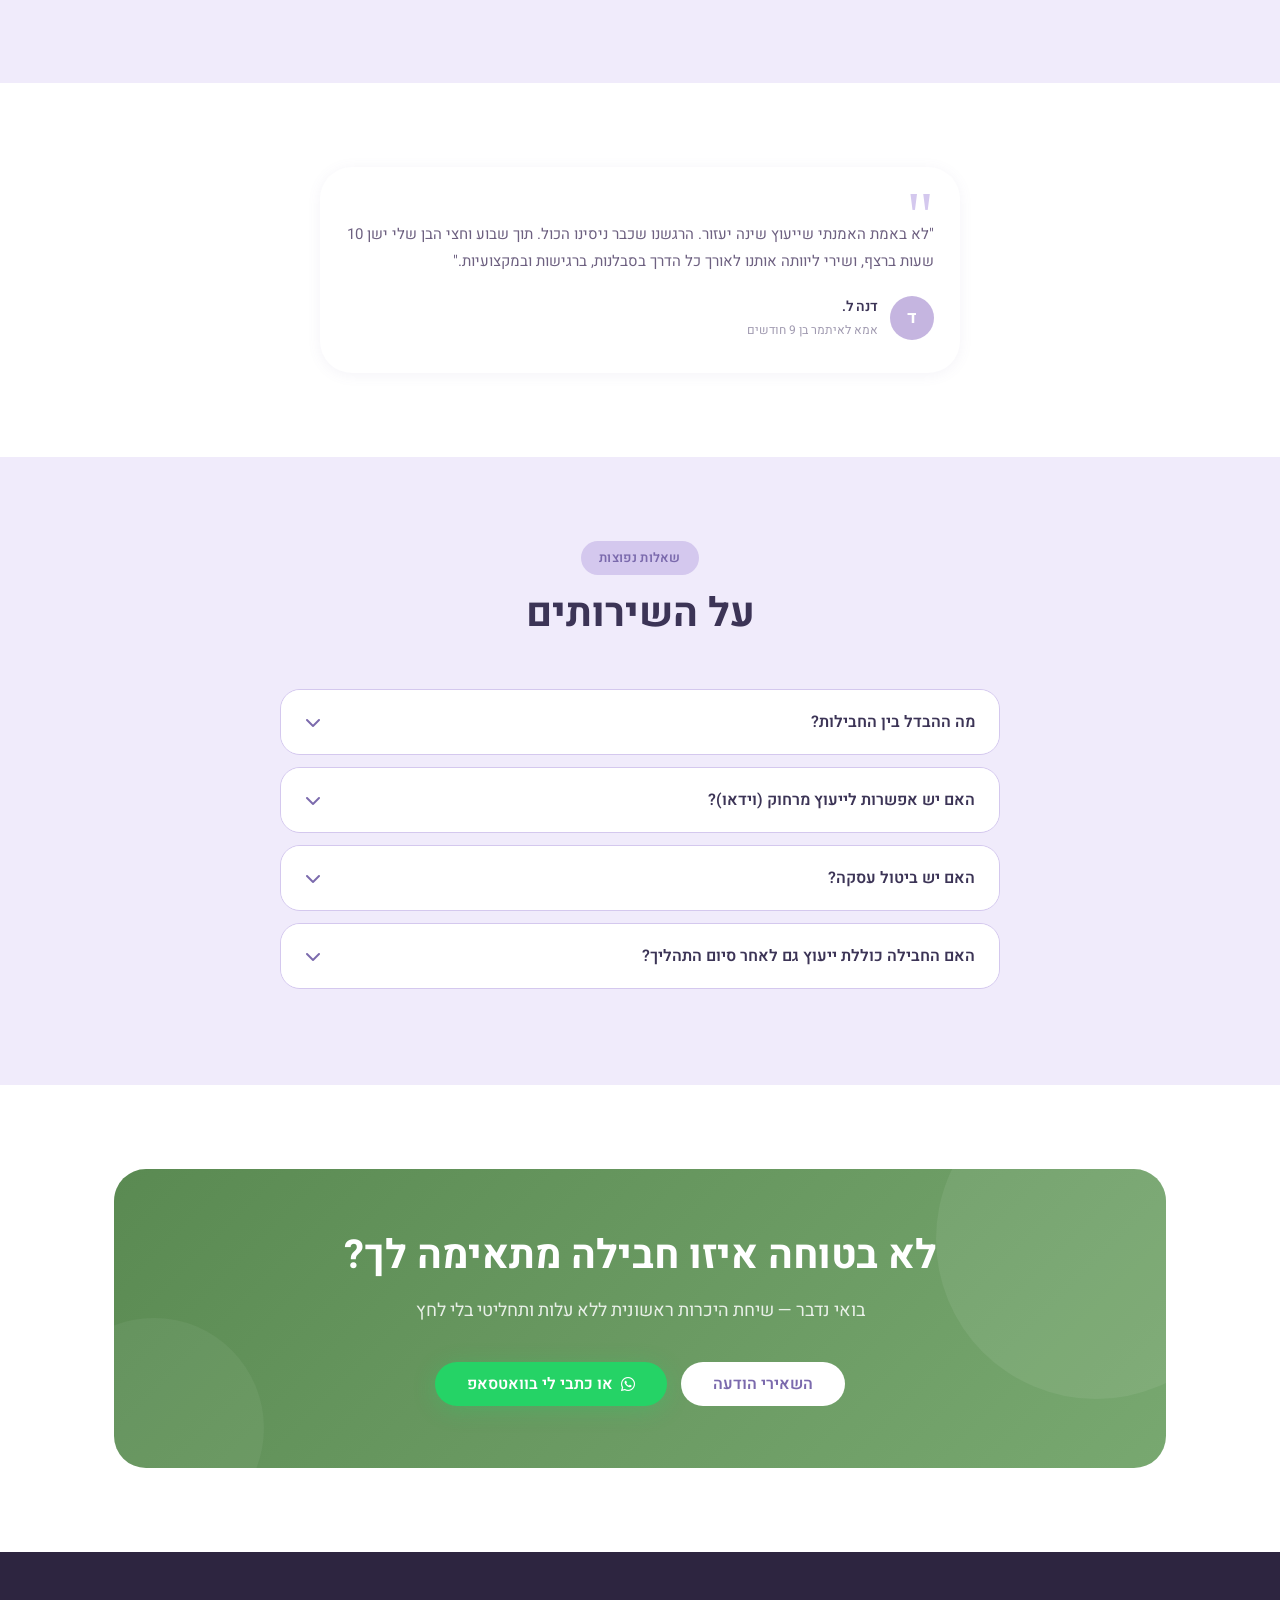
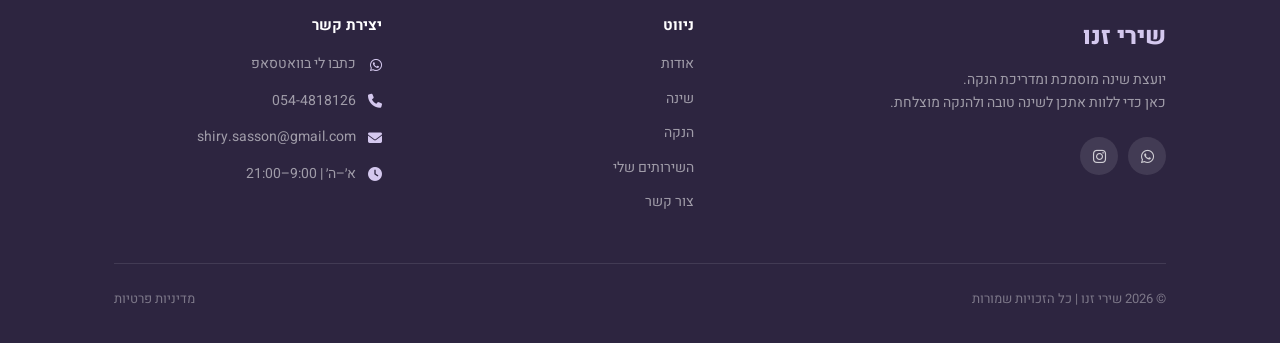
<file: services.html>
<!DOCTYPE html>
<html lang="he" dir="rtl">
<head>
<meta charset="UTF-8">
<meta name="viewport" content="width=device-width, initial-scale=1.0">
<title>שירותי ייעוץ הנקה וליווי שינה | שירי זנו</title>
<meta name="description" content="חבילות ייעוץ שינה וייעוץ הנקה — בחרי את החבילה שמתאימה לך ולמשפחתך.">
<link rel="preconnect" href="https://fonts.googleapis.com">
<link href="https://fonts.googleapis.com/css2?family=Heebo:wght@400;500;600;700;800&display=swap" rel="stylesheet">
<link rel="stylesheet" href="https://cdnjs.cloudflare.com/ajax/libs/font-awesome/6.5.1/css/all.min.css">
<link rel="icon" href="favicon.ico" sizes="any">
<link rel="icon" type="image/svg+xml" href="favicon.svg">
<link rel="icon" type="image/png" href="favicon.png">
<link rel="apple-touch-icon" href="apple-touch-icon.png">
<link rel="canonical" href="https://www.growingwithshiry.com/services.html">
<meta property="og:type" content="website">
<meta property="og:site_name" content="שירי זנו">
<meta property="og:locale" content="he_IL">
<meta property="og:title" content="שירותי ייעוץ הנקה וליווי שינה | שירי זנו">
<meta property="og:description" content="חבילות ייעוץ שינה וייעוץ הנקה — בחרי את החבילה שמתאימה לך ולמשפחתך.">
<meta property="og:url" content="https://www.growingwithshiry.com/services.html">
<meta property="og:image" content="https://www.growingwithshiry.com/og-image.png">
<meta property="og:image:width" content="1200">
<meta property="og:image:height" content="630">
<meta name="twitter:card" content="summary_large_image">
<meta name="twitter:title" content="שירותי ייעוץ הנקה וליווי שינה | שירי זנו">
<meta name="twitter:description" content="חבילות ייעוץ שינה וייעוץ הנקה — בחרי את החבילה שמתאימה לך ולמשפחתך.">
<meta name="twitter:image" content="https://www.growingwithshiry.com/og-image.png">
<script type="application/ld+json">
{
  "@context": "https://schema.org",
  "@type": "LocalBusiness",
  "name": "שירי זנו — יועצת שינה ומדריכת הנקה",
  "image": "https://www.growingwithshiry.com/og-image.png",
  "url": "https://www.growingwithshiry.com/",
  "telephone": "+972544818126",
  "email": "shiry.sasson@gmail.com",
  "priceRange": "₪₪",
  "areaServed": { "@type": "Country", "name": "IL" },
  "founder": { "@type": "Person", "name": "שירי זנו", "jobTitle": "יועצת שינה ומדריכת הנקה מוסמכת (IBCLC)" },
  "sameAs": [ "https://www.instagram.com/shirysass/", "https://wa.me/972544818126" ],
  "openingHoursSpecification": [{
    "@type": "OpeningHoursSpecification",
    "dayOfWeek": ["Sunday","Monday","Tuesday","Wednesday","Thursday"],
    "opens": "09:00", "closes": "21:00"
  }]
}
</script>
<link rel="stylesheet" href="style.css">
</head>
<body>

<nav class="navbar" id="navbar">
  <div class="container">
    <a href="index.html" class="logo">
      <span class="logo-name">שירי זנו</span>
      <span class="logo-title">יועצת שינה ומדריכת הנקה</span>
    </a>
    <div class="nav-links" id="navLinks">
      <a href="index.html">דף הבית</a>
      <a href="about.html">אודות</a>
      <a href="sleep.html">שינה</a>
      <a href="breastfeeding.html">הנקה</a>
      <a href="services.html">השירותים שלי</a>
      <a href="contact.html" class="btn-nav">צור קשר</a>
    </div>
    <button class="hamburger" id="hamburger" aria-label="תפריט">
      <span></span><span></span><span></span>
    </button>
  </div>
</nav>
<div class="nav-spacer"></div>

<section class="page-hero sage">
  <div class="container">
    <span class="tag tag-sage">השירותים שלי</span>
    <h1>בחרי את החבילה שמתאימה לך</h1>
    <p class="lead">ליווי מקצועי וחם — כל חבילה נבנית סביב הצרכים שלכן</p>
  </div>
</section>

<section class="section section-white">
  <div class="container">
    <div class="services-grid">
      <div class="service-card fade-in">
        <div class="service-card-header lavender">
          <span class="service-icon">🌙</span>
          <h3>ייעוץ שינה</h3>
          <p>לתינוקות וילדים עד גיל 4</p>
        </div>
        <div class="service-card-body">
          <ul class="service-features">
            <li><i class="fas fa-check"></i> שאלון שינה מקיף ומפורט</li>
            <li><i class="fas fa-check"></i> תוכנית שינה כתובה אישית</li>
            <li><i class="fas fa-check"></i> שיחת ייעוץ (90 דקות)</li>
            <li><i class="fas fa-check"></i> 2 שיחות מעקב</li>
            <li><i class="fas fa-check"></i> תמיכה בוואטסאפ (3 שבועות)</li>
            <li><i class="fas fa-check"></i> התאמות תוכנית בדרך</li>
          </ul>
          <a href="contact.html" class="btn btn-outline">לפרטים ותיאום</a>
        </div>
      </div>

      <div class="service-card fade-in delay-1">
        <div class="service-card-header blush">
          <span class="service-icon">🤱</span>
          <h3>ייעוץ הנקה</h3>
          <p>ביקור בית אישי ומעמיק</p>
        </div>
        <div class="service-card-body">
          <ul class="service-features">
            <li><i class="fas fa-check"></i> ביקור בית (60–90 דקות)</li>
            <li><i class="fas fa-check"></i> הערכת הנקה מתצפית ישירה</li>
            <li><i class="fas fa-check"></i> הנחיה מעשית במקום</li>
            <li><i class="fas fa-check"></i> סיכום כתוב + המלצות</li>
            <li><i class="fas fa-check"></i> שיחת מעקב טלפונית</li>
            <li><i class="fas fa-check"></i> תמיכה בוואטסאפ (שבועיים)</li>
          </ul>
          <a href="contact.html" class="btn btn-outline">לפרטים ותיאום</a>
        </div>
      </div>

      <div class="service-card featured fade-in delay-2">
        <span class="badge-popular">הכי פופולרי ✨</span>
        <div class="service-card-header sage">
          <span class="service-icon">💫</span>
          <h3>חבילת ליווי מלאה</h3>
          <p>שינה + הנקה יחד</p>
        </div>
        <div class="service-card-body">
          <ul class="service-features">
            <li><i class="fas fa-check"></i> כולל את כל שירותי השינה</li>
            <li><i class="fas fa-check"></i> כולל ביקור הנקה בבית</li>
            <li><i class="fas fa-check"></i> ליווי רציף לחודש שלם</li>
            <li><i class="fas fa-check"></i> שיחות ללא הגבלה</li>
            <li><i class="fas fa-check"></i> תמיכה בוואטסאפ מלאה</li>
            <li><i class="fas fa-check"></i> התאמות ללא תוספת עלות</li>
          </ul>
          <a href="contact.html" class="btn btn-primary">לפרטים ותיאום</a>
        </div>
      </div>
    </div>
    <p class="text-center text-mid" style="margin-top:24px;font-size:14px;">* שיחת היכרות ראשונית ללא עלות.</p>
  </div>
</section>

<section class="section section-alt">
  <div class="container">
    <div class="section-header text-center fade-in">
      <span class="tag tag-lavender">איך זה עובד</span>
      <h2>ארבעה צעדים פשוטים</h2>
      <p class="section-subtitle">מהפנייה הראשונה ועד לשינה טובה — אני לצידכן בכל הדרך</p>
    </div>
    <div class="steps-grid">
      <div class="step-item fade-in">
        <div class="step-num">1</div>
        <h4>שיחת היכרות</h4>
        <p>שיחה קצרה ללא עלות — מספרות לי על המצב, ואני עונה על שאלות ראשוניות.</p>
      </div>
      <div class="step-item fade-in delay-1">
        <div class="step-num">2</div>
        <h4>שאלון ומידע</h4>
        <p>ממלאות שאלון מפורט שעוזר לי להבין את הצרכים המדויקים שלכן ושל התינוק.</p>
      </div>
      <div class="step-item fade-in delay-2">
        <div class="step-num">3</div>
        <h4>תוכנית אישית</h4>
        <p>בונה עבורכן תוכנית מותאמת אישית — ומסבירה אותה בשיחה מפורטת.</p>
      </div>
      <div class="step-item fade-in delay-3">
        <div class="step-num">4</div>
        <h4>ליווי ומעקב</h4>
        <p>זמינה לאורך כל התהליך — לשאלות, התאמות, ועידוד כשצריך.</p>
      </div>
    </div>
  </div>
</section>

<section class="section section-white">
  <div class="container">
    <div class="testimonials-grid" style="grid-template-columns:1fr;max-width:640px;margin:0 auto;">
      <div class="testimonial-card fade-in">
        <p class="testimonial-text">"לא באמת האמנתי שייעוץ שינה יעזור. הרגשנו שכבר ניסינו הכול. תוך שבוע וחצי הבן שלי ישן 10 שעות ברצף, ושירי ליוותה אותנו לאורך כל הדרך בסבלנות, ברגישות ובמקצועיות."</p>
        <div class="testimonial-author">
          <div class="testimonial-avatar av-lavender">ד</div>
          <div>
            <div class="testimonial-name">דנה ל.</div>
            <div class="testimonial-info">אמא לאיתמר בן 9 חודשים</div>
          </div>
        </div>
      </div>
    </div>
  </div>
</section>

<section class="section section-alt">
  <div class="container">
    <div class="section-header text-center fade-in">
      <span class="tag tag-lavender">שאלות נפוצות</span>
      <h2>על השירותים</h2>
    </div>
    <div class="faq-list fade-in delay-1">
      <div class="faq-item">
        <button class="faq-question">מה ההבדל בין החבילות? <i class="fas fa-chevron-down"></i></button>
        <div class="faq-answer"><p>חבילת השינה מתמקדת אך ורק בשיפור שינה. חבילת ההנקה מתמקדת באתגרי הנקה. חבילת הליווי המלאה משלבת את שניהם ומציעה ליווי אינטנסיבי לחודש שלם — מתאימה למשפחות שמתמודדות עם שני האתגרים יחד.</p></div>
      </div>
      <div class="faq-item">
        <button class="faq-question">האם יש אפשרות לייעוץ מרחוק (וידאו)? <i class="fas fa-chevron-down"></i></button>
        <div class="faq-answer"><p>כן! ייעוץ שינה מתאים מאוד גם לפורמט מרחוק. ייעוץ הנקה ניתן גם מרחוק, אם כי ביקור בית תמיד מועדף עבור הנקה כי אני יכולה לראות את העגינה ישירות.</p></div>
      </div>
      <div class="faq-item">
        <button class="faq-question">האם יש ביטול עסקה? <i class="fas fa-chevron-down"></i></button>
        <div class="faq-answer"><p>כן, ניתן לבטל תוך 14 ימים מהרכישה בהתאם לחוק הגנת הצרכן — ובתנאי שהשירות טרם התחיל. לאחר תחילת הייעוץ, ניתן לבטל בניכוי עלות השירותים שניתנו.</p></div>
      </div>
      <div class="faq-item">
        <button class="faq-question">האם החבילה כוללת ייעוץ גם לאחר סיום התהליך? <i class="fas fa-chevron-down"></i></button>
        <div class="faq-answer"><p>חבילת הליווי המלאה כוללת תמיכה לחודש שלם ללא הגבלה. בחבילות הבסיסיות, לאחר סיום תקופת התמיכה ניתן לרכוש שיחת ייעוץ נוספת בתעריף מיוחד לקוחות חוזרים.</p></div>
      </div>
    </div>
  </div>
</section>

<section class="section section-white">
  <div class="container">
    <div class="cta-banner sage fade-in">
      <h2>לא בטוחה איזו חבילה מתאימה לך?</h2>
      <p>בואי נדבר — שיחת היכרות ראשונית ללא עלות ותחליטי בלי לחץ</p>
      <div class="cta-actions">
        <a href="contact.html" class="btn btn-white">השאירי הודעה</a>
        <a href="https://wa.me/972544818126" class="btn btn-whatsapp" target="_blank" rel="noopener"><i class="fab fa-whatsapp"></i> או כתבי לי בוואטסאפ</a>
      </div>
    </div>
  </div>
</section>

<footer>
  <div class="container">
    <div class="footer-content">
      <div class="footer-col">
        <span class="logo-name">שירי זנו</span>
        <p class="footer-tagline">יועצת שינה מוסמכת ומדריכת הנקה.<br>כאן כדי ללוות אתכן לשינה טובה ולהנקה מוצלחת.</p>
        <div class="footer-social">
          <a href="https://wa.me/972544818126" aria-label="וואטסאפ" target="_blank" rel="noopener"><i class="fab fa-whatsapp"></i></a>
          <a href="https://www.instagram.com/shirysass/" aria-label="אינסטגרם" target="_blank" rel="noopener"><i class="fab fa-instagram"></i></a>
        </div>
      </div>
      <div class="footer-col">
        <h4>ניווט</h4>
        <div class="footer-links-list">
          <a href="about.html">אודות</a>
          <a href="sleep.html">שינה</a>
          <a href="breastfeeding.html">הנקה</a>
          <a href="services.html">השירותים שלי</a>
          <a href="contact.html">צור קשר</a>
        </div>
      </div>
      <div class="footer-col">
        <h4>יצירת קשר</h4>
        <a class="footer-contact-item" href="https://wa.me/972544818126" target="_blank" rel="noopener" style="text-decoration:none;"><i class="fab fa-whatsapp"></i> כתבו לי בוואטסאפ</a>
        <div class="footer-contact-item"><i class="fas fa-phone"></i> 054-4818126</div>
        <div class="footer-contact-item"><i class="fas fa-envelope"></i> shiry.sasson@gmail.com</div>
        <div class="footer-contact-item"><i class="fas fa-clock"></i> א׳–ה׳ | 9:00–21:00</div>
      </div>
    </div>
    <div class="footer-bottom">
      <span>© 2026 שירי זנו | כל הזכויות שמורות</span>
      <span><a href="privacy.html">מדיניות פרטיות</a></span>
    </div>
  </div>
</footer>

<script src="script.js"></script>
</body>
</html>
</file>
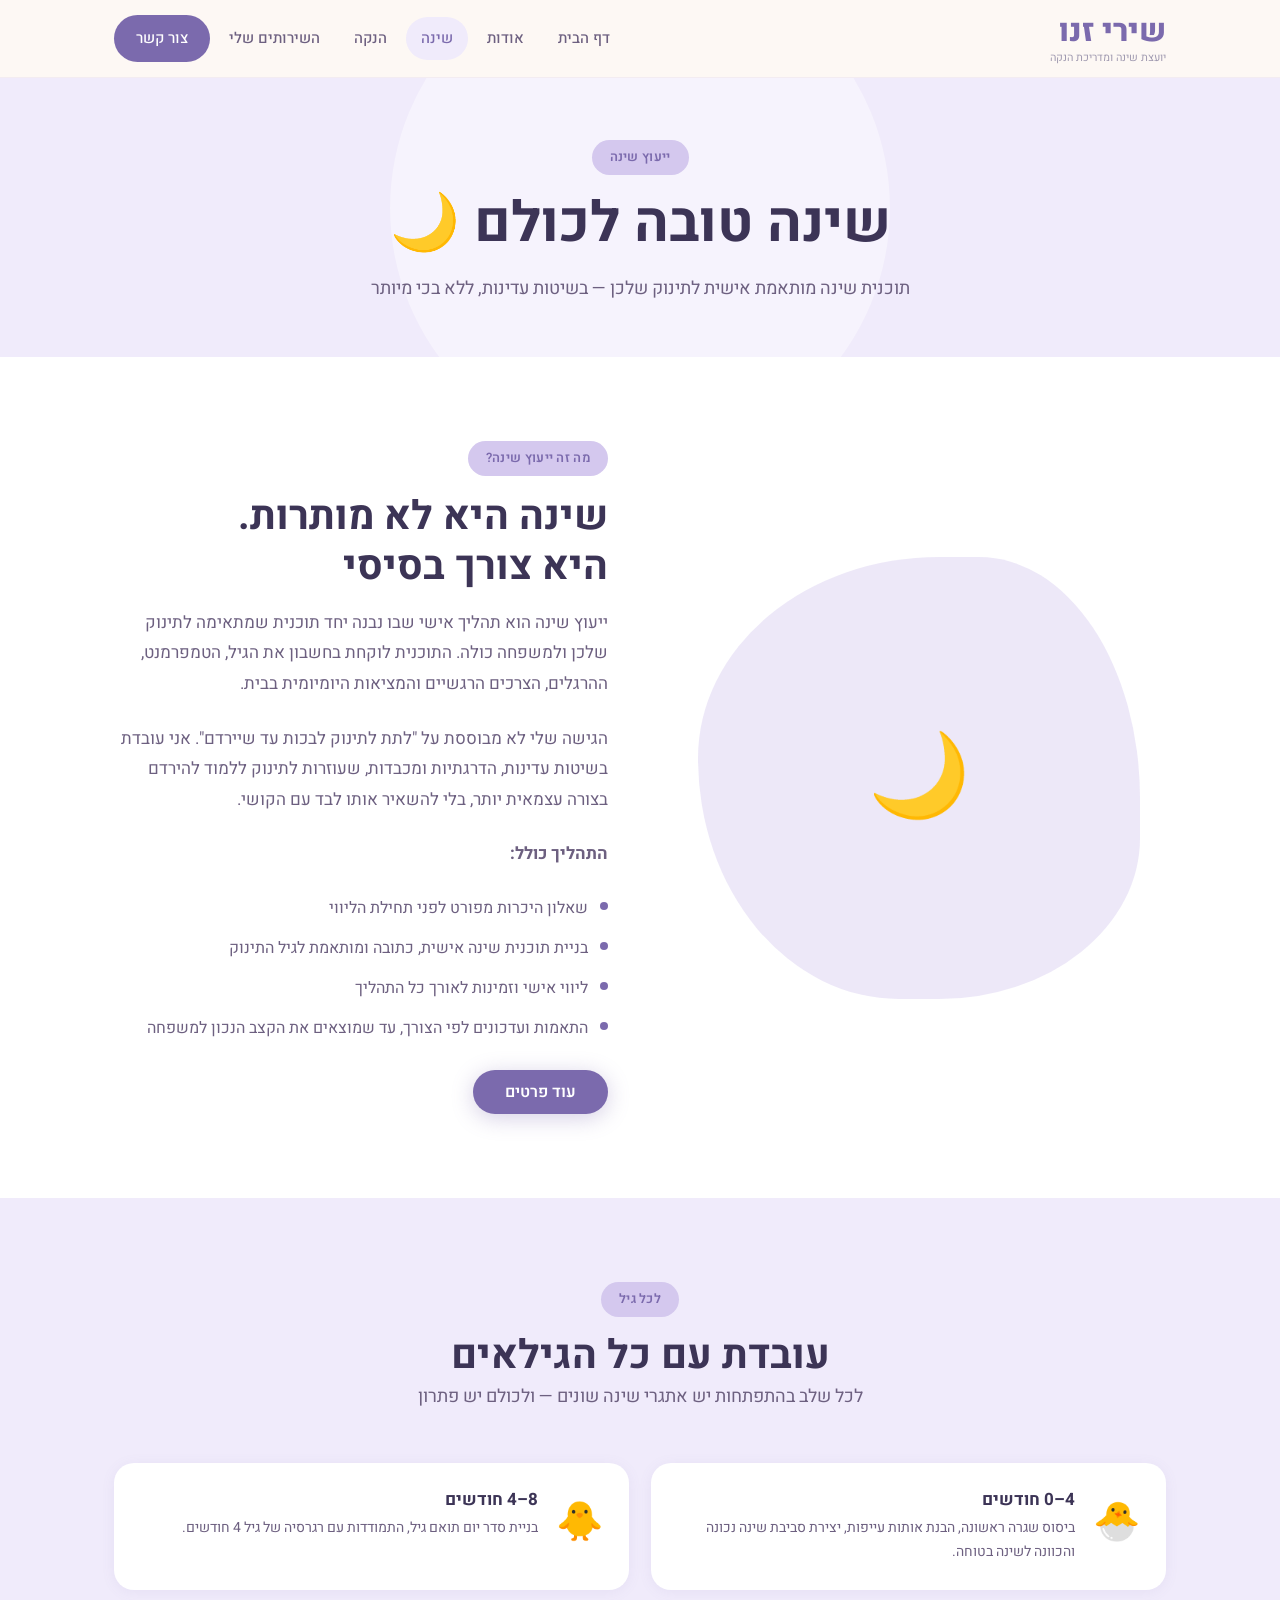
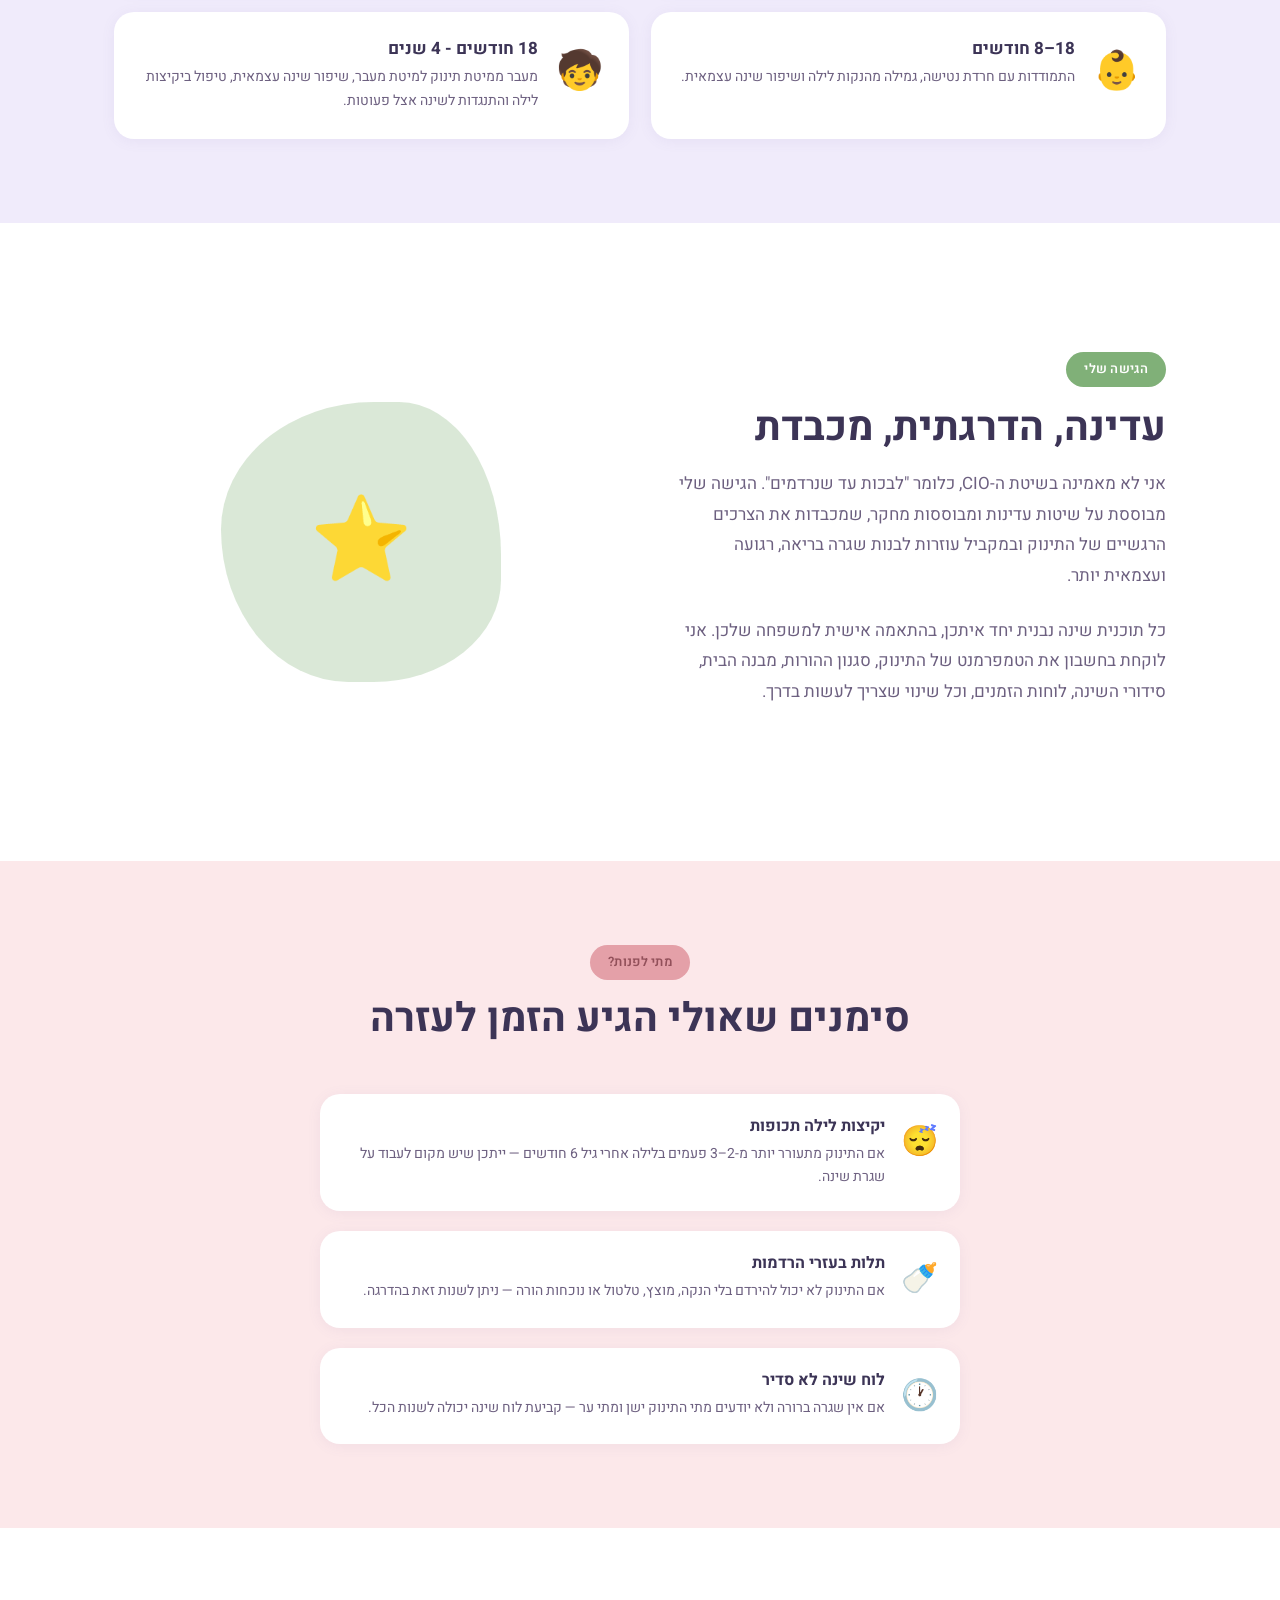
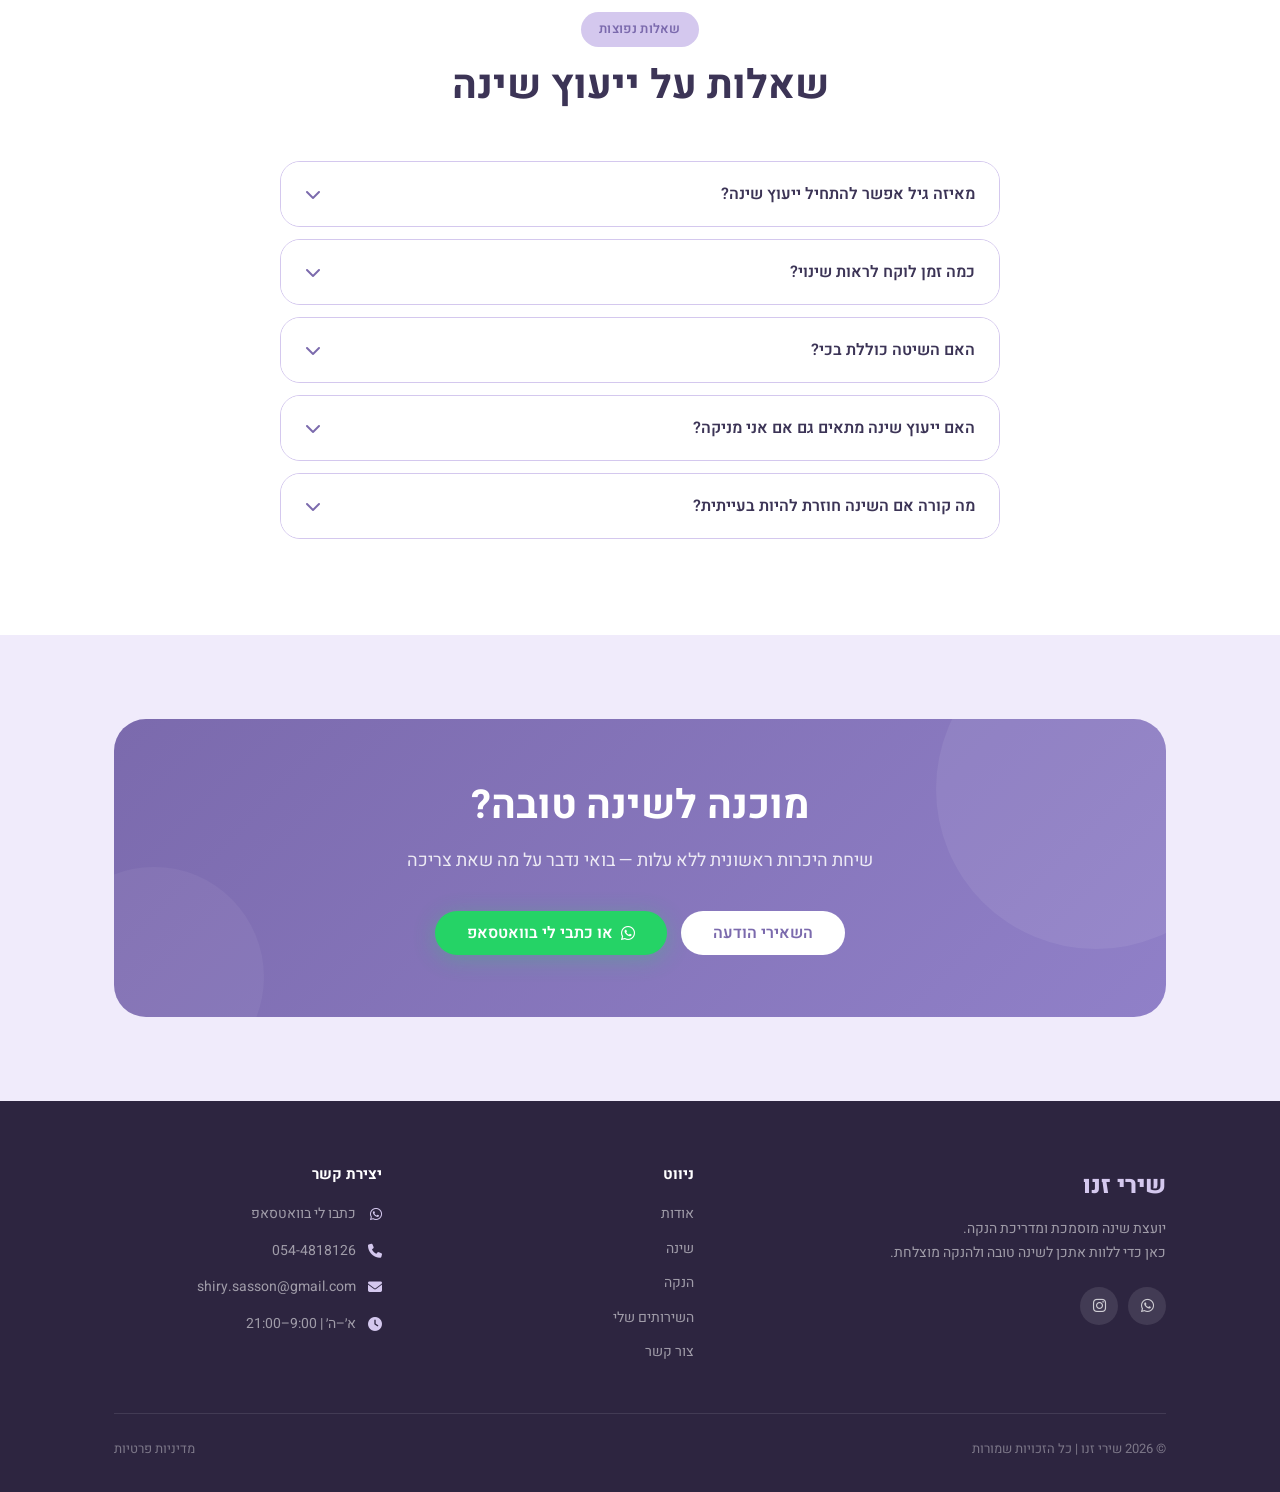
<file: sleep.html>
<!DOCTYPE html>
<html lang="he" dir="rtl">
<head>
<meta charset="UTF-8">
<meta name="viewport" content="width=device-width, initial-scale=1.0">
<title>ליווי שינה לתינוקות | שירי זנו</title>
<meta name="description" content="ייעוץ שינה לתינוקות וילדים — תוכנית מותאמת אישית, שיטות עדינות ומבוססות מחקר לכל גיל.">
<link rel="preconnect" href="https://fonts.googleapis.com">
<link href="https://fonts.googleapis.com/css2?family=Heebo:wght@400;500;600;700;800&display=swap" rel="stylesheet">
<link rel="stylesheet" href="https://cdnjs.cloudflare.com/ajax/libs/font-awesome/6.5.1/css/all.min.css">
<link rel="icon" href="favicon.ico" sizes="any">
<link rel="icon" type="image/svg+xml" href="favicon.svg">
<link rel="icon" type="image/png" href="favicon.png">
<link rel="apple-touch-icon" href="apple-touch-icon.png">
<link rel="canonical" href="https://www.growingwithshiry.com/sleep.html">
<meta property="og:type" content="website">
<meta property="og:site_name" content="שירי זנו">
<meta property="og:locale" content="he_IL">
<meta property="og:title" content="ליווי שינה לתינוקות | שירי זנו">
<meta property="og:description" content="ייעוץ שינה לתינוקות וילדים — תוכנית מותאמת אישית, שיטות עדינות ומבוססות מחקר לכל גיל.">
<meta property="og:url" content="https://www.growingwithshiry.com/sleep.html">
<meta property="og:image" content="https://www.growingwithshiry.com/og-image.png">
<meta property="og:image:width" content="1200">
<meta property="og:image:height" content="630">
<meta name="twitter:card" content="summary_large_image">
<meta name="twitter:title" content="ליווי שינה לתינוקות | שירי זנו">
<meta name="twitter:description" content="ייעוץ שינה לתינוקות וילדים — תוכנית מותאמת אישית, שיטות עדינות ומבוססות מחקר לכל גיל.">
<meta name="twitter:image" content="https://www.growingwithshiry.com/og-image.png">
<script type="application/ld+json">
{
  "@context": "https://schema.org",
  "@type": "LocalBusiness",
  "name": "שירי זנו — יועצת שינה ומדריכת הנקה",
  "image": "https://www.growingwithshiry.com/og-image.png",
  "url": "https://www.growingwithshiry.com/",
  "telephone": "+972544818126",
  "email": "shiry.sasson@gmail.com",
  "priceRange": "₪₪",
  "areaServed": { "@type": "Country", "name": "IL" },
  "founder": { "@type": "Person", "name": "שירי זנו", "jobTitle": "יועצת שינה ומדריכת הנקה מוסמכת (IBCLC)" },
  "sameAs": [ "https://www.instagram.com/shirysass/", "https://wa.me/972544818126" ],
  "openingHoursSpecification": [{
    "@type": "OpeningHoursSpecification",
    "dayOfWeek": ["Sunday","Monday","Tuesday","Wednesday","Thursday"],
    "opens": "09:00", "closes": "21:00"
  }]
}
</script>
<link rel="stylesheet" href="style.css">
</head>
<body>

<nav class="navbar" id="navbar">
  <div class="container">
    <a href="index.html" class="logo">
      <span class="logo-name">שירי זנו</span>
      <span class="logo-title">יועצת שינה ומדריכת הנקה</span>
    </a>
    <div class="nav-links" id="navLinks">
      <a href="index.html">דף הבית</a>
      <a href="about.html">אודות</a>
      <a href="sleep.html">שינה</a>
      <a href="breastfeeding.html">הנקה</a>
      <a href="services.html">השירותים שלי</a>
      <a href="contact.html" class="btn-nav">צור קשר</a>
    </div>
    <button class="hamburger" id="hamburger" aria-label="תפריט">
      <span></span><span></span><span></span>
    </button>
  </div>
</nav>
<div class="nav-spacer"></div>

<section class="page-hero lavender">
  <div class="container">
    <span class="tag tag-lavender">ייעוץ שינה</span>
    <h1>שינה טובה לכולם 🌙</h1>
    <p class="lead">תוכנית שינה מותאמת אישית לתינוק שלכן — בשיטות עדינות, ללא בכי מיותר</p>
  </div>
</section>

<section class="section section-white">
  <div class="container">
    <div class="feature-grid">
      <div class="feature-visual fade-in">
        <div class="feature-blob fb-lavender"></div>
        <div class="feature-icon">🌙</div>
      </div>
      <div class="feature-content fade-in delay-1">
        <span class="tag tag-lavender">מה זה ייעוץ שינה?</span>
        <h2>שינה היא לא מותרות.<br>היא צורך בסיסי</h2>
        <p>ייעוץ שינה הוא תהליך אישי שבו נבנה יחד תוכנית שמתאימה לתינוק שלכן ולמשפחה כולה. התוכנית לוקחת בחשבון את הגיל, הטמפרמנט, ההרגלים, הצרכים הרגשיים והמציאות היומיומית בבית.</p>
        <p>הגישה שלי לא מבוססת על "לתת לתינוק לבכות עד שיירדם". אני עובדת בשיטות עדינות, הדרגתיות ומכבדות, שעוזרות לתינוק ללמוד להירדם בצורה עצמאית יותר, בלי להשאיר אותו לבד עם הקושי.</p>
        <p><strong>התהליך כולל:</strong></p>
        <ul class="feature-list">
          <li>שאלון היכרות מפורט לפני תחילת הליווי</li>
          <li>בניית תוכנית שינה אישית, כתובה ומותאמת לגיל התינוק</li>
          <li>ליווי אישי וזמינות לאורך כל התהליך</li>
          <li>התאמות ועדכונים לפי הצורך, עד שמוצאים את הקצב הנכון למשפחה</li>
        </ul>
        <a href="services.html" class="btn btn-primary">עוד פרטים</a>
      </div>
    </div>
  </div>
</section>

<section class="section section-alt">
  <div class="container">
    <div class="section-header text-center fade-in">
      <span class="tag tag-lavender">לכל גיל</span>
      <h2>עובדת עם כל הגילאים</h2>
      <p class="section-subtitle">לכל שלב בהתפתחות יש אתגרי שינה שונים — ולכולם יש פתרון</p>
    </div>
    <div class="age-groups-grid">
      <div class="age-card fade-in">
        <div class="age-icon">🐣</div>
        <div><h4><span dir="ltr">0–4</span> חודשים</h4><p>ביסוס שגרה ראשונה, הבנת אותות עייפות, יצירת סביבת שינה נכונה והכוונה לשינה בטוחה.</p></div>
      </div>
      <div class="age-card fade-in delay-1">
        <div class="age-icon">🐥</div>
        <div><h4><span dir="ltr">4–8</span> חודשים</h4><p>בניית סדר יום תואם גיל, התמודדות עם רגרסיה של גיל 4 חודשים.</p></div>
      </div>
      <div class="age-card fade-in delay-2">
        <div class="age-icon">👶</div>
        <div><h4><span dir="ltr">8–18</span> חודשים</h4><p>התמודדות עם חרדת נטישה, גמילה מהנקות לילה ושיפור שינה עצמאית.</p></div>
      </div>
      <div class="age-card fade-in delay-3">
        <div class="age-icon">🧒</div>
        <div><h4>18 חודשים - 4 שנים</h4><p>מעבר ממיטת תינוק למיטת מעבר, שיפור שינה עצמאית, טיפול ביקיצות לילה והתנגדות לשינה אצל פעוטות.</p></div>
      </div>
    </div>
  </div>
</section>

<section class="section section-white">
  <div class="container">
    <div class="feature-grid flip">
      <div class="feature-visual fade-in">
        <div class="feature-blob fb-sage"></div>
        <div class="feature-icon">⭐</div>
      </div>
      <div class="feature-content fade-in delay-1">
        <span class="tag tag-sage">הגישה שלי</span>
        <h2>עדינה, הדרגתית, מכבדת</h2>
        <p>אני לא מאמינה בשיטת ה-CIO, כלומר "לבכות עד שנרדמים". הגישה שלי מבוססת על שיטות עדינות ומבוססות מחקר, שמכבדות את הצרכים הרגשיים של התינוק ובמקביל עוזרות לבנות שגרה בריאה, רגועה ועצמאית יותר.</p>
        <p>כל תוכנית שינה נבנית יחד איתכן, בהתאמה אישית למשפחה שלכן. אני לוקחת בחשבון את הטמפרמנט של התינוק, סגנון ההורות, מבנה הבית, סידורי השינה, לוחות הזמנים, וכל שינוי שצריך לעשות בדרך.</p>
      </div>
    </div>
  </div>
</section>

<section class="section section-blush">
  <div class="container">
    <div class="section-header text-center fade-in">
      <span class="tag tag-blush">מתי לפנות?</span>
      <h2>סימנים שאולי הגיע הזמן לעזרה</h2>
    </div>
    <div class="challenges-grid" style="grid-template-columns:1fr;max-width:640px;margin:0 auto;">
      <div class="challenge-item fade-in">
        <div class="challenge-icon">😴</div>
        <div><h4>יקיצות לילה תכופות</h4><p>אם התינוק מתעורר יותר מ-2–3 פעמים בלילה אחרי גיל 6 חודשים — ייתכן שיש מקום לעבוד על שגרת שינה.</p></div>
      </div>
      <div class="challenge-item fade-in delay-1">
        <div class="challenge-icon">🍼</div>
        <div><h4>תלות בעזרי הרדמות</h4><p>אם התינוק לא יכול להירדם בלי הנקה, מוצץ, טלטול או נוכחות הורה — ניתן לשנות זאת בהדרגה.</p></div>
      </div>
      <div class="challenge-item fade-in delay-2">
        <div class="challenge-icon">🕐</div>
        <div><h4>לוח שינה לא סדיר</h4><p>אם אין שגרה ברורה ולא יודעים מתי התינוק ישן ומתי ער — קביעת לוח שינה יכולה לשנות הכל.</p></div>
      </div>
    </div>
  </div>
</section>

<section class="section section-white">
  <div class="container">
    <div class="section-header text-center fade-in">
      <span class="tag tag-lavender">שאלות נפוצות</span>
      <h2>שאלות על ייעוץ שינה</h2>
    </div>
    <div class="faq-list fade-in delay-1">
      <div class="faq-item">
        <button class="faq-question">מאיזה גיל אפשר להתחיל ייעוץ שינה? <i class="fas fa-chevron-down"></i></button>
        <div class="faq-answer"><p>ייעוץ שינה אפשרי כמעט מכל גיל. אצל תינוקות עד גיל 4 חודשים אנחנו מתמקדים ביסוס שגרה ויצירת תנאי שינה נכונים. מגיל 4 חודשים ואילך ניתן לעבוד על גמילה מעזרי הרדמות ושיפור מיומנות השינה העצמאית.</p></div>
      </div>
      <div class="faq-item">
        <button class="faq-question">כמה זמן לוקח לראות שינוי? <i class="fas fa-chevron-down"></i></button>
        <div class="faq-answer"><p>רוב המשפחות מדווחות על שיפור משמעותי תוך 1–2 שבועות מהתחלת התוכנית. חשוב להבין שהתהליך הוא הדרגתי — יש עליות וירידות — אבל עם עקביות ותמיכה מתמדת, השינוי קורה.</p></div>
      </div>
      <div class="faq-item">
        <button class="faq-question">האם השיטה כוללת בכי? <i class="fas fa-chevron-down"></i></button>
        <div class="faq-answer"><p>שיטות שינה עדינות לא כוללות "לבכות עד שנרדמים". עם זאת, חשוב לדעת שתינוקות עשויים לבכות במהלך תהליך הלמידה — וזה נורמלי ולא מזיק. אני מלמדת אתכן להגיב לבכי בצורה שמאזנת בין היענות לצרכי התינוק לבין עידוד עצמאות.</p></div>
      </div>
      <div class="faq-item">
        <button class="faq-question">האם ייעוץ שינה מתאים גם אם אני מניקה? <i class="fas fa-chevron-down"></i></button>
        <div class="faq-answer"><p>בהחלט כן! אני מומחית גם בהנקה, ולכן יודעת לבנות תוכנית שינה שמתחשבת בהנקה ומכבדת אותה. הגמילה מהנקת לילה (אם בכלל רוצות) נעשית בהדרגה ובכפוף לרצונכן.</p></div>
      </div>
      <div class="faq-item">
        <button class="faq-question">מה קורה אם השינה חוזרת להיות בעייתית? <i class="fas fa-chevron-down"></i></button>
        <div class="faq-answer"><p>נסיגות בשינה (sleep regressions) הן תופעה נורמלית, במיוחד בשלבי גדילה ושינוי. בחבילות הליווי שלי אני זמינה גם לאחר סיום התהליך לייעוץ קצר במקרה של נסיגה — כי אני יודעת שהדרך לא תמיד ישרה.</p></div>
      </div>
    </div>
  </div>
</section>

<section class="section section-alt">
  <div class="container">
    <div class="cta-banner fade-in">
      <h2>מוכנה לשינה טובה?</h2>
      <p>שיחת היכרות ראשונית ללא עלות — בואי נדבר על מה שאת צריכה</p>
      <div class="cta-actions">
        <a href="contact.html" class="btn btn-white">השאירי הודעה</a>
        <a href="https://wa.me/972544818126" class="btn btn-whatsapp" target="_blank" rel="noopener"><i class="fab fa-whatsapp"></i> או כתבי לי בוואטסאפ</a>
      </div>
    </div>
  </div>
</section>

<footer>
  <div class="container">
    <div class="footer-content">
      <div class="footer-col">
        <span class="logo-name">שירי זנו</span>
        <p class="footer-tagline">יועצת שינה מוסמכת ומדריכת הנקה.<br>כאן כדי ללוות אתכן לשינה טובה ולהנקה מוצלחת.</p>
        <div class="footer-social">
          <a href="https://wa.me/972544818126" aria-label="וואטסאפ" target="_blank" rel="noopener"><i class="fab fa-whatsapp"></i></a>
          <a href="https://www.instagram.com/shirysass/" aria-label="אינסטגרם" target="_blank" rel="noopener"><i class="fab fa-instagram"></i></a>
        </div>
      </div>
      <div class="footer-col">
        <h4>ניווט</h4>
        <div class="footer-links-list">
          <a href="about.html">אודות</a>
          <a href="sleep.html">שינה</a>
          <a href="breastfeeding.html">הנקה</a>
          <a href="services.html">השירותים שלי</a>
          <a href="contact.html">צור קשר</a>
        </div>
      </div>
      <div class="footer-col">
        <h4>יצירת קשר</h4>
        <a class="footer-contact-item" href="https://wa.me/972544818126" target="_blank" rel="noopener" style="text-decoration:none;"><i class="fab fa-whatsapp"></i> כתבו לי בוואטסאפ</a>
        <div class="footer-contact-item"><i class="fas fa-phone"></i> 054-4818126</div>
        <div class="footer-contact-item"><i class="fas fa-envelope"></i> shiry.sasson@gmail.com</div>
        <div class="footer-contact-item"><i class="fas fa-clock"></i> א׳–ה׳ | 9:00–21:00</div>
      </div>
    </div>
    <div class="footer-bottom">
      <span>© 2026 שירי זנו | כל הזכויות שמורות</span>
      <span><a href="privacy.html">מדיניות פרטיות</a></span>
    </div>
  </div>
</footer>

<script src="script.js"></script>
</body>
</html>
</file>
<file: style.css>
/* ===========================
   style.css — שירי | יועצת שינה ומדריכת הנקה
   Extracted verbatim from https://ronavaida.github.io/Shiri-Zenou/style.css
   =========================== */

/* === VARIABLES === */
:root {
  --cream:          #FDF8F4;
  --cream-dark:     #F2EAE2;
  --lavender:       #C5B5E0;
  --lavender-light: #F0EBFB;
  --lavender-med:   #D4C8EE;
  --lavender-dark:  #7B6AAD;
  --blush:          #F5C4C8;
  --blush-light:    #FCE8EA;
  --blush-med:      #E4A0A8;
  --blush-dark:     #C07880;
  --sage:           #A8C9A0;
  --sage-light:     #E6F3E2;
  --sage-med:       #80B078;
  --sage-dark:      #5A8A52;
  --text:           #3C3456;
  --text-mid:       #6D6080;
  --text-light:     #A09AB0;
  --white:          #FFFFFF;

  --shadow-sm: 0 2px 14px rgba(120, 100, 170, 0.08);
  --shadow-md: 0 8px 32px rgba(120, 100, 170, 0.13);
  --shadow-lg: 0 20px 56px rgba(120, 100, 170, 0.18);

  --nav-height: 78px;
  --container:  1100px;
  --section-v:  84px;

  --r-sm:   12px;
  --r-md:   20px;
  --r-lg:   32px;
  --r-full: 9999px;

  --ease: 0.3s ease;
}

/* === RESET === */
*, *::before, *::after { box-sizing: border-box; margin: 0; padding: 0; }
html { scroll-behavior: smooth; }
body {
  font-family: 'Heebo', sans-serif;
  background: var(--cream);
  color: var(--text);
  direction: rtl;
  line-height: 1.75;
  font-size: 16px;
  overflow-x: hidden;
}
img { max-width: 100%; height: auto; }
a { color: inherit; text-decoration: none; }
ul { list-style: none; }

/* === TYPOGRAPHY === */
h1, h2, h3, h4 { line-height: 1.25; font-weight: 700; }
h1 { font-size: clamp(34px, 5vw, 56px); }
h2 { font-size: clamp(26px, 4vw, 40px); }
h3 { font-size: clamp(19px, 3vw, 25px); }
h4 { font-size: 17px; }
p  { font-size: 17px; line-height: 1.8; }

/* === UTILITIES === */
.container {
  max-width: var(--container);
  margin: 0 auto;
  padding: 0 24px;
}
.section      { padding: var(--section-v) 0; }
.section-alt  { background: var(--lavender-light); }
.section-blush{ background: var(--blush-light); }
.section-sage { background: var(--sage-light); }
.section-white{ background: var(--white); }
.text-center  { text-align: center; }
.text-lavender{ color: var(--lavender-dark); }
.text-blush   { color: var(--blush-dark); }
.text-sage    { color: var(--sage-dark); }
.text-mid     { color: var(--text-mid); }

/* Tag pill */
.tag {
  display: inline-block;
  padding: 6px 18px;
  border-radius: var(--r-full);
  font-size: 13px;
  font-weight: 600;
  letter-spacing: 0.3px;
  margin-bottom: 14px;
}
.tag-lavender { background: var(--lavender-med); color: var(--lavender-dark); }
.tag-blush    { background: var(--blush-med);    color: #92505A; }
.tag-sage     { background: var(--sage-med);     color: white; }

.section-header { margin-bottom: 50px; }
.section-header.text-center .section-subtitle { margin: 0 auto; }
.section-subtitle { color: var(--text-mid); font-size: 18px; max-width: 620px; margin-top: 10px; }

/* === BUTTONS === */
.btn {
  display: inline-flex;
  align-items: center;
  gap: 8px;
  padding: 14px 32px;
  border-radius: var(--r-full);
  font-size: 16px;
  font-weight: 600;
  font-family: 'Heebo', sans-serif;
  cursor: pointer;
  transition: all var(--ease);
  border: none;
  text-decoration: none;
  line-height: 1;
}
.btn-primary {
  background: var(--lavender-dark);
  color: white;
  box-shadow: 0 4px 22px rgba(123, 106, 173, 0.32);
}
.btn-primary:hover {
  background: #6A59A0;
  transform: translateY(-2px);
  box-shadow: 0 8px 30px rgba(123, 106, 173, 0.44);
}
.btn-outline {
  background: transparent;
  color: var(--lavender-dark);
  border: 2px solid var(--lavender-dark);
}
.btn-outline:hover {
  background: var(--lavender-light);
  transform: translateY(-2px);
}
.btn-blush {
  background: var(--blush-dark);
  color: white;
  box-shadow: 0 4px 22px rgba(192, 120, 128, 0.32);
}
.btn-blush:hover {
  background: #B06870;
  transform: translateY(-2px);
}
.btn-whatsapp {
  background: #25D366;
  color: white;
  box-shadow: 0 4px 22px rgba(37, 211, 102, 0.3);
}
.btn-whatsapp:hover {
  background: #1DB954;
  transform: translateY(-2px);
}
.btn-white {
  background: white;
  color: var(--lavender-dark);
}
.btn-white:hover {
  background: var(--lavender-light);
  transform: translateY(-2px);
}
.btn-sm { padding: 10px 22px; font-size: 14px; }

/* === NAVBAR === */
.navbar {
  position: fixed;
  top: 0; right: 0; left: 0;
  z-index: 1000;
  height: var(--nav-height);
  background: rgba(253, 248, 244, 0.94);
  backdrop-filter: blur(14px);
  border-bottom: 1px solid rgba(197, 181, 224, 0.18);
  transition: box-shadow var(--ease);
}
.navbar.scrolled { box-shadow: var(--shadow-md); }
.navbar .container {
  height: 100%;
  display: flex;
  align-items: center;
  justify-content: space-between;
}
.logo { display: flex; flex-direction: column; line-height: 1.2; }
.logo-name  { font-size: 24px; font-weight: 800; color: var(--lavender-dark); }
.navbar .logo-name { font-size: 31px; }
.logo-title { font-size: 11px; color: var(--text-light); font-weight: 400; }

.nav-links {
  display: flex;
  align-items: center;
  gap: 4px;
}
.nav-links a {
  padding: 8px 15px;
  border-radius: var(--r-full);
  font-size: 15px;
  font-weight: 500;
  color: var(--text-mid);
  transition: all var(--ease);
}
.nav-links a:hover,
.nav-links a.active {
  color: var(--lavender-dark);
  background: var(--lavender-light);
}
.nav-links .btn-nav {
  background: var(--lavender-dark);
  color: white;
  padding: 10px 22px;
}
.nav-links .btn-nav:hover {
  background: #6A59A0;
  transform: translateY(-1px);
}

/* Hamburger */
.hamburger {
  display: none;
  flex-direction: column;
  gap: 5px;
  background: none;
  border: none;
  cursor: pointer;
  padding: 8px;
}
.hamburger span {
  display: block;
  width: 24px;
  height: 2.5px;
  background: var(--text);
  border-radius: 2px;
  transition: all var(--ease);
}
.hamburger.open span:nth-child(1) { transform: translateY(7.5px) rotate(45deg); }
.hamburger.open span:nth-child(2) { opacity: 0; transform: scaleX(0); }
.hamburger.open span:nth-child(3) { transform: translateY(-7.5px) rotate(-45deg); }

.nav-spacer { height: var(--nav-height); }

/* === PAGE HERO === */
.page-hero {
  padding: 62px 0 52px;
  text-align: center;
  position: relative;
  overflow: hidden;
  background: var(--cream-dark);
}
.page-hero.lavender { background: var(--lavender-light); }
.page-hero.blush    { background: var(--blush-light); }
.page-hero.sage     { background: var(--sage-light); }
.page-hero::before {
  content: '';
  position: absolute;
  top: -120px; left: 50%;
  transform: translateX(-50%);
  width: 500px; height: 500px;
  background: rgba(255,255,255,0.38);
  border-radius: 50%;
  z-index: 0;
}
.page-hero .container { position: relative; z-index: 1; }
.page-hero h1 { margin-bottom: 14px; }
.page-hero .lead {
  font-size: 18px;
  color: var(--text-mid);
  max-width: 560px;
  margin: 0 auto;
}

/* === HOME HERO === */
.hero { padding: 66px 0 60px; overflow: hidden; position: relative; }
.hero::before {
  content: '';
  position: absolute;
  top: -120px; right: -200px;
  width: 640px; height: 640px;
  background: var(--lavender-light);
  border-radius: 50%;
  z-index: 0;
}
.hero-inner {
  display: grid;
  grid-template-columns: 1fr 1fr;
  gap: 60px;
  align-items: center;
  position: relative;
  z-index: 1;
}
.hero-content .tag { margin-bottom: 20px; }
.hero-content h1 { margin-bottom: 20px; font-weight: 800; }
.hero-content h1 span { color: var(--lavender-dark); }
.hero-content p { color: var(--text-mid); font-size: 18px; margin-bottom: 34px; max-width: 460px; }
.hero-actions { display: flex; gap: 14px; flex-wrap: wrap; }

.hero-visual {
  display: flex; justify-content: center; align-items: center;
  position: relative; height: 400px;
  transform: scale(0.75);
}
.hero-blob {
  position: absolute;
  border-radius: 50%;
}
.hero-blob-1 { width: 330px; height: 330px; background: var(--lavender-med); top:50%; left:50%; transform:translate(-50%,-50%); opacity:0.45; }
.hero-blob-2 { width: 240px; height: 240px; background: var(--blush); top:28%; right:8%; opacity:0.38; }
.hero-blob-3 { width: 180px; height: 180px; background: var(--sage); bottom:12%; left:12%; opacity:0.32; }
.hero-icon-main {
  position: relative; z-index: 10; font-size: 100px;
  filter: drop-shadow(0 8px 24px rgba(123,106,173,0.28));
}
.hero-floating { position: absolute; font-size: 30px; }
.hero-floating-1 { top: 14%; right: 16%; animation: floatA 4s ease-in-out infinite; }
.hero-floating-2 { bottom: 18%; right: 18%; animation: floatB 5s ease-in-out infinite; }
.hero-floating-3 { top: 18%; left: 18%; animation: floatA 3.6s ease-in-out infinite 0.8s; }

@keyframes floatA {
  0%,100% { transform: translateY(0); }
  50%      { transform: translateY(-14px); }
}
@keyframes floatB {
  0%,100% { transform: translateY(0) rotate(0deg); }
  50%     { transform: translateY(-9px) rotate(12deg); }
}

/* === STATS BAR === */
.stats-bar {
  display: grid;
  grid-template-columns: repeat(4, 1fr);
  background: var(--white);
  border-radius: var(--r-lg);
  box-shadow: var(--shadow-md);
  overflow: hidden;
}
.stat-item { padding: 32px 20px; text-align: center; border-left: 1px solid var(--cream-dark); }
.stat-item:last-child { border-left: none; }
.stat-number { font-size: 44px; font-weight: 800; color: var(--lavender-dark); display: block; line-height: 1; margin-bottom: 8px; }
.stat-label  { font-size: 14px; color: var(--text-mid); }

/* === CARDS === */
.cards-grid { display: grid; grid-template-columns: repeat(3, 1fr); gap: 28px; }
.card {
  background: var(--white);
  border-radius: var(--r-lg);
  padding: 36px 28px;
  box-shadow: var(--shadow-sm);
  transition: all var(--ease);
}
.card:hover { transform: translateY(-6px); box-shadow: var(--shadow-lg); }
.card-icon {
  width: 62px; height: 62px;
  border-radius: var(--r-md);
  display: flex; align-items: center; justify-content: center;
  font-size: 26px; margin-bottom: 20px;
}
.card-icon-lavender { background: var(--lavender-light); color: var(--lavender-dark); }
.card-icon-blush    { background: var(--blush-light);    color: var(--blush-dark); }
.card-icon-sage     { background: var(--sage-light);     color: var(--sage-dark); }
.card h3 { margin-bottom: 10px; }
.card p  { color: var(--text-mid); font-size: 15px; }
.card-link { display: inline-flex; align-items: center; gap: 6px; margin-top: 20px; color: var(--lavender-dark); font-weight: 600; font-size: 14px; transition: gap var(--ease); }
.card-link:hover { gap: 10px; }

/* === FEATURE SECTION === */
.feature-grid {
  display: grid;
  grid-template-columns: 1fr 1fr;
  gap: 64px;
  align-items: center;
}
.feature-grid.flip { direction: ltr; }
.feature-grid.flip > * { direction: rtl; }

.feature-visual {
  display: flex; justify-content: center; align-items: center;
  position: relative; height: 470px;
}
.feature-blob {
  position: absolute;
  border-radius: 60% 40% 50% 50% / 50% 60% 40% 60%;
  z-index: 0;
}
.fb-lavender { width: 442px; height: 442px; background: var(--lavender-med); opacity: 0.42; }
.fb-blush    { width: 280px; height: 280px; background: var(--blush);         opacity: 0.42; }
.fb-sage     { width: 280px; height: 280px; background: var(--sage);          opacity: 0.42; }
.feature-icon { font-size: 82px; position: relative; z-index: 1; }

.feature-photo {
  position: relative; z-index: 1;
  width: 300px; height: 300px;
  object-fit: cover;
  object-position: center 22%;
  border-radius: 60% 40% 50% 50% / 50% 60% 40% 60%;
  background: var(--lavender-light);
  display: flex; align-items: center; justify-content: center;
  overflow: hidden;
}
.feature-photo-hint {
  font-family: ui-monospace, "SF Mono", Menlo, monospace;
  font-size: 13px; color: var(--lavender-dark); text-align: center; line-height: 1.6;
}

.feature-content .tag { margin-bottom: 16px; }
.feature-content h2   { margin-bottom: 16px; }
.feature-content p    { color: var(--text-mid); margin-bottom: 24px; }

.feature-list { list-style: none; margin-bottom: 28px; }
.feature-list li {
  display: flex; align-items: flex-start; gap: 12px;
  margin-bottom: 12px; color: var(--text-mid); font-size: 16px;
}
.feature-list li::before {
  content: '';
  width: 8px; height: 8px;
  border-radius: 50%;
  background: var(--lavender-dark);
  margin-top: 8px; flex-shrink: 0;
}
.feature-list.blush li::before { background: var(--blush-dark); }
.feature-list.sage  li::before { background: var(--sage-dark); }

/* === TESTIMONIALS === */
.testimonials-grid { display: grid; grid-template-columns: repeat(3, 1fr); gap: 24px; }
.testimonial-card {
  background: var(--white);
  border-radius: var(--r-lg);
  padding: 32px 26px;
  box-shadow: var(--shadow-sm);
  position: relative;
}
.testimonial-card::before {
  content: '"';
  position: absolute;
  top: 14px; right: 26px;
  font-size: 68px; color: var(--lavender-med);
  line-height: 1; font-family: Georgia, serif;
}
.testimonial-text {
  color: var(--text-mid); font-size: 15px; line-height: 1.8;
  margin-bottom: 20px; padding-top: 22px;
}
.testimonial-author { display: flex; align-items: center; gap: 12px; }
.testimonial-avatar {
  width: 44px; height: 44px; border-radius: 50%;
  display: flex; align-items: center; justify-content: center;
  font-size: 17px; font-weight: 700; color: white;
}
.av-lavender { background: var(--lavender); }
.av-blush    { background: var(--blush-med); }
.av-sage     { background: var(--sage-med); }
.testimonial-name { font-weight: 600; font-size: 14px; }
.testimonial-info { font-size: 12px; color: var(--text-light); }

/* === SERVICE CARDS === */
.services-grid { display: grid; grid-template-columns: repeat(3, 1fr); gap: 28px; }
.service-card {
  background: var(--white); border-radius: var(--r-lg);
  overflow: hidden; box-shadow: var(--shadow-sm);
  transition: all var(--ease);
  display: flex; flex-direction: column;
}
.service-card:hover { transform: translateY(-6px); box-shadow: var(--shadow-lg); }
.service-card-header { padding: 32px 28px 24px; position: relative; }
.service-card-header.lavender { background: var(--lavender-light); }
.service-card-header.blush    { background: var(--blush-light); }
.service-card-header.sage     { background: var(--sage-light); }
.service-icon { font-size: 42px; margin-bottom: 12px; display: block; }
.service-card-header h3 { margin-bottom: 6px; }
.service-card-header p  { font-size: 14px; color: var(--text-mid); }
.service-card-body { padding: 28px; flex: 1; display: flex; flex-direction: column; }
.service-price {
  font-size: 30px; font-weight: 800; color: var(--lavender-dark);
  margin-bottom: 20px;
}
.service-price span { font-size: 14px; font-weight: 400; color: var(--text-light); }
.service-features { list-style: none; margin-bottom: 28px; flex: 1; }
.service-features li {
  display: flex; align-items: flex-start; gap: 10px;
  padding: 9px 0; border-bottom: 1px solid var(--cream-dark);
  font-size: 14px; color: var(--text-mid);
}
.service-features li:last-child { border-bottom: none; }
.service-features li i { color: var(--sage-dark); margin-top: 3px; font-size: 12px; flex-shrink: 0; }
.service-card-body .btn { text-align: center; justify-content: center; }
.service-card.featured { border: 2px solid var(--lavender-dark); }
.badge-popular {
  position: absolute; top: 16px; left: 16px;
  background: var(--lavender-dark); color: white;
  font-size: 11px; font-weight: 700; padding: 4px 12px;
  border-radius: var(--r-full);
}

/* === PROCESS STEPS === */
.steps-grid {
  display: grid; grid-template-columns: repeat(4, 1fr);
  gap: 24px; position: relative;
}
.steps-grid::before {
  content: '';
  position: absolute;
  top: 34px; right: calc(12.5% + 12px); left: calc(12.5% + 12px);
  height: 2px; background: var(--lavender-med); z-index: 0;
}
.step-item { text-align: center; position: relative; z-index: 1; }
.step-num {
  width: 68px; height: 68px; border-radius: 50%;
  background: var(--lavender-dark); color: white;
  font-size: 22px; font-weight: 800;
  display: flex; align-items: center; justify-content: center;
  margin: 0 auto 16px; box-shadow: 0 4px 18px rgba(123,106,173,0.3);
}
.step-item h4 { margin-bottom: 8px; }
.step-item p  { font-size: 14px; color: var(--text-mid); }

/* === AGE GROUPS === */
.age-groups-grid { display: grid; grid-template-columns: repeat(2, 1fr); gap: 22px; }
.age-card {
  background: var(--white); border-radius: var(--r-md); padding: 26px;
  box-shadow: var(--shadow-sm); display: flex; gap: 18px; align-items: flex-start;
  transition: all var(--ease);
}
.age-card:hover { transform: translateY(-4px); box-shadow: var(--shadow-md); }
.age-icon { font-size: 38px; flex-shrink: 0; }
.age-card h4 { margin-bottom: 6px; }
.age-card p  { font-size: 14px; color: var(--text-mid); line-height: 1.7; }

/* === CHALLENGES === */
.challenges-grid { display: grid; grid-template-columns: repeat(2, 1fr); gap: 20px; }
.challenge-item {
  display: flex; gap: 16px; align-items: flex-start;
  padding: 22px; background: var(--white);
  border-radius: var(--r-md); box-shadow: var(--shadow-sm);
  transition: all var(--ease);
}
.challenge-item:hover { transform: translateY(-3px); box-shadow: var(--shadow-md); }
.challenge-icon { font-size: 30px; flex-shrink: 0; }
.challenge-item h4 { margin-bottom: 6px; font-size: 16px; }
.challenge-item p  { font-size: 14px; color: var(--text-mid); line-height: 1.7; }

/* === VALUES === */
.values-grid { display: grid; grid-template-columns: repeat(4, 1fr); gap: 22px; }
.value-card  { text-align: center; padding: 28px 18px; }
.value-icon  { font-size: 42px; margin-bottom: 14px; }
.value-card h4 { margin-bottom: 8px; font-size: 17px; }
.value-card p  { font-size: 14px; color: var(--text-mid); }

/* === ABOUT PAGE === */
.about-grid { display: grid; grid-template-columns: 1fr 1fr; gap: 60px; align-items: start; }
.photo-placeholder {
  position: absolute; top: 50%; left: 50%; transform: translate(-50%, -50%);
  width: 90%; height: 90%;
  border-radius: var(--r-lg);
  object-fit: cover; object-position: center;
  display: block; z-index: 1;
  box-shadow: var(--shadow-md);
}
.about-photo-bg {
  position: absolute; inset: 0;
  background: linear-gradient(145deg, var(--lavender-med), var(--lavender));
  border-radius: var(--r-lg); z-index: 0;
}
.photo-placeholder--old {
  font-size: 90px; color: white; overflow: hidden;
}
.photo-placeholder::after {
  content: '';
  position: absolute; bottom: -50px; right: -50px;
  width: 180px; height: 180px;
  background: rgba(255,255,255,0.14); border-radius: 50%;
}
.photo-badge {
  position: absolute; bottom: -18px; left: -18px; z-index: 2;
  background: var(--white); border-radius: var(--r-md);
  padding: 16px 20px; box-shadow: var(--shadow-md); text-align: center;
}
.photo-badge-number { font-size: 30px; font-weight: 800; color: var(--lavender-dark); display: block; }
.photo-badge-text   { font-size: 12px; color: var(--text-mid); }
.about-photo-area   { position: relative; aspect-ratio: 4/5; }

.credentials-list { margin-top: 24px; }
.credential-item  { display: flex; align-items: flex-start; gap: 14px; padding: 14px 0; border-bottom: 1px solid var(--lavender-light); }
.credential-icon  {
  width: 38px; height: 38px; border-radius: var(--r-sm);
  background: var(--lavender-light); display: flex; align-items: center;
  justify-content: center; color: var(--lavender-dark); font-size: 16px; flex-shrink: 0;
}
.credential-text strong { display: block; font-size: 15px; }
.credential-text span   { font-size: 13px; color: var(--text-light); }

/* Quote block */
.quote-block {
  border-right: 4px solid var(--lavender-dark);
  padding: 20px 24px;
  margin: 24px 0;
  background: var(--white);
  border-radius: 0 var(--r-md) var(--r-md) 0;
}
.quote-block p { font-size: 18px; font-style: italic; color: var(--text-mid); }
.quote-block cite { font-size: 14px; color: var(--text-light); display: block; margin-top: 8px; }

/* === FAQ === */
.faq-list { max-width: 720px; margin: 0 auto; }
.faq-item {
  border: 1.5px solid var(--lavender-med);
  border-radius: var(--r-md);
  margin-bottom: 12px;
  overflow: hidden;
}
.faq-question {
  width: 100%; padding: 20px 24px;
  background: var(--white); border: none; text-align: right;
  font-family: 'Heebo', sans-serif; font-size: 16px; font-weight: 600;
  color: var(--text); cursor: pointer;
  display: flex; align-items: center; justify-content: space-between; gap: 12px;
  transition: background var(--ease);
}
.faq-question:hover { background: var(--lavender-light); }
.faq-question i { color: var(--lavender-dark); transition: transform var(--ease); flex-shrink: 0; }
.faq-item.open .faq-question i { transform: rotate(180deg); }
.faq-answer { max-height: 0; overflow: hidden; transition: max-height 0.4s ease; background: var(--white); }
.faq-item.open .faq-answer { max-height: 350px; }
.faq-answer p { padding: 0 24px 22px; color: var(--text-mid); font-size: 15px; line-height: 1.8; }

/* === CTA BANNER === */
.cta-banner {
  background: linear-gradient(135deg, var(--lavender-dark), #9080C8);
  border-radius: var(--r-lg);
  padding: 62px 48px;
  text-align: center;
  color: white;
  position: relative;
  overflow: hidden;
}
.cta-banner.blush { background: linear-gradient(135deg, var(--blush-dark), #C08890); }
.cta-banner.sage  { background: linear-gradient(135deg, var(--sage-dark), #78A870); }
.cta-banner::before {
  content: '';
  position: absolute; top: -90px; right: -90px;
  width: 320px; height: 320px; background: rgba(255,255,255,0.07); border-radius: 50%;
}
.cta-banner::after {
  content: '';
  position: absolute; bottom: -70px; left: -70px;
  width: 220px; height: 220px; background: rgba(255,255,255,0.05); border-radius: 50%;
}
.cta-banner h2 { color: white; margin-bottom: 14px; }
.cta-banner p  { color: rgba(255,255,255,0.85); font-size: 18px; margin-bottom: 34px; }
.cta-actions   { display: flex; gap: 14px; justify-content: center; flex-wrap: wrap; position: relative; z-index: 1; }

/* === CONTACT === */
.contact-grid { display: grid; grid-template-columns: 1fr 1.4fr; gap: 52px; }
.contact-info h2 { margin-bottom: 16px; }
.contact-info > p { color: var(--text-mid); margin-bottom: 32px; }
.contact-item {
  display: flex; align-items: center; gap: 14px;
  padding: 14px 0; border-bottom: 1px solid var(--cream-dark);
}
.contact-icon {
  width: 44px; height: 44px; border-radius: var(--r-sm);
  background: var(--lavender-light); display: flex; align-items: center;
  justify-content: center; color: var(--lavender-dark); font-size: 18px; flex-shrink: 0;
}
.contact-icon.whatsapp { background: #25D366; color: #fff; }
.contact-item-text span { display: block; font-size: 12px; color: var(--text-light); }
.contact-item-text a,
.contact-item-text strong { font-weight: 600; color: var(--text); font-size: 16px; }
.contact-item-text a:hover { color: var(--lavender-dark); }

.social-links { display: flex; gap: 12px; margin-top: 28px; }
.social-link {
  width: 44px; height: 44px; border-radius: 50%;
  background: var(--lavender-light); display: flex; align-items: center;
  justify-content: center; color: var(--lavender-dark); font-size: 18px;
  transition: all var(--ease);
}
.social-link:hover { background: var(--lavender-dark); color: white; transform: translateY(-3px); }
.social-link.whatsapp:hover { background: #25D366; }
.social-link.instagram:hover { background: #E1306C; }
.social-link.facebook:hover  { background: #1877F2; }
.social-link.tiktok:hover    { background: #000; }

/* Contact Form */
.contact-form { background: var(--white); border-radius: var(--r-lg); padding: 42px; box-shadow: var(--shadow-md); }
.form-group { margin-bottom: 20px; }
.form-row { display: grid; grid-template-columns: 1fr 1fr; gap: 16px; }
label { display: block; font-size: 14px; font-weight: 600; color: var(--text-mid); margin-bottom: 8px; }
input, textarea, select {
  width: 100%; padding: 14px 18px;
  border: 1.5px solid var(--lavender-med);
  border-radius: var(--r-sm);
  font-family: 'Heebo', sans-serif; font-size: 15px;
  color: var(--text); background: var(--cream);
  transition: border-color var(--ease), box-shadow var(--ease);
  outline: none; direction: rtl;
}
input:focus, textarea:focus, select:focus {
  border-color: var(--lavender-dark);
  box-shadow: 0 0 0 3px rgba(123,106,173,0.12);
  background: var(--white);
}
textarea { resize: vertical; min-height: 120px; }

/* === FOOTER === */
footer {
  background: #2D2540;
  color: rgba(255,255,255,0.82);
  padding: 64px 0 32px;
}
.footer-content {
  display: grid; grid-template-columns: 1.6fr 1fr 1fr;
  gap: 44px; margin-bottom: 48px;
}
footer .logo-name { color: var(--lavender-med); display: block; margin-bottom: 10px; }
.footer-tagline { font-size: 14px; color: rgba(255,255,255,0.55); margin-bottom: 22px; line-height: 1.7; }
.footer-social { display: flex; gap: 10px; }
.footer-social a {
  width: 38px; height: 38px; border-radius: 50%;
  background: rgba(255,255,255,0.1); display: flex; align-items: center;
  justify-content: center; color: rgba(255,255,255,0.75); font-size: 15px;
  transition: all var(--ease);
}
.footer-social a:hover { background: var(--lavender); color: white; transform: translateY(-2px); }
.footer-col h4 { color: white; font-size: 15px; margin-bottom: 18px; }
.footer-links-list { display: flex; flex-direction: column; gap: 10px; }
.footer-links-list a { color: rgba(255,255,255,0.55); font-size: 14px; transition: color var(--ease); }
.footer-links-list a:hover { color: var(--lavender-med); }
.footer-contact-item { display: flex; align-items: center; gap: 10px; margin-bottom: 12px; font-size: 14px; color: rgba(255,255,255,0.55); }
.footer-contact-item i { color: var(--lavender-med); width: 16px; }
.footer-bottom {
  border-top: 1px solid rgba(255,255,255,0.1);
  padding-top: 24px; display: flex; justify-content: space-between; align-items: center;
  font-size: 13px; color: rgba(255,255,255,0.38);
}

/* === SCROLL ANIMATIONS === */
.fade-in { opacity: 0; transform: translateY(26px); transition: opacity 0.6s ease, transform 0.6s ease; }
.fade-in.visible { opacity: 1; transform: translateY(0); }
.delay-1 { transition-delay: 0.1s; }
.delay-2 { transition-delay: 0.2s; }
.delay-3 { transition-delay: 0.3s; }

/* === RESPONSIVE === */
@media (max-width: 1024px) {
  .cards-grid { grid-template-columns: repeat(2, 1fr); }
  .values-grid { grid-template-columns: repeat(2, 1fr); }
  .services-grid { grid-template-columns: repeat(2, 1fr); }
  .steps-grid { grid-template-columns: repeat(2, 1fr); }
  .steps-grid::before { display: none; }
  .testimonials-grid { grid-template-columns: repeat(2, 1fr); }
}

@media (max-width: 768px) {
  :root { --section-v: 56px; }

  .hamburger { display: flex; }
  .nav-links {
    position: fixed; top: var(--nav-height); right: 0; left: 0;
    flex-direction: column;
    background: rgba(253, 248, 244, 0.98);
    backdrop-filter: blur(16px);
    padding: 20px; gap: 6px;
    transform: translateY(-110%); opacity: 0;
    transition: all var(--ease);
    border-bottom: 1px solid var(--lavender-med);
    box-shadow: var(--shadow-md);
    pointer-events: none;
  }
  .nav-links.open { transform: translateY(0); opacity: 1; pointer-events: all; }
  .nav-links a { width: 100%; text-align: center; padding: 12px; }

  .hero-inner { grid-template-columns: 1fr; text-align: center; gap: 36px; }
  .hero-visual { height: 260px; order: -1; }
  .hero-blob-1 { width: 220px; height: 220px; }
  .hero-blob-2 { width: 160px; height: 160px; }
  .hero-blob-3 { width: 120px; height: 120px; }
  .hero-icon-main { font-size: 68px; }
  .hero-content p { margin-left: auto; margin-right: auto; }
  .hero-actions { justify-content: center; }

  .stats-bar { grid-template-columns: repeat(2, 1fr); }
  .stat-item:nth-child(2) { border-left: none; }

  .cards-grid        { grid-template-columns: 1fr; }
  .feature-grid      { grid-template-columns: 1fr; gap: 36px; }
  .feature-grid.flip { direction: rtl; }
  .feature-visual    { height: 220px; }
  .about-grid        { grid-template-columns: 1fr; gap: 36px; }
  .services-grid     { grid-template-columns: 1fr; }
  .steps-grid        { grid-template-columns: repeat(2, 1fr); }
  .testimonials-grid { grid-template-columns: 1fr; }
  .age-groups-grid   { grid-template-columns: 1fr; }
  .challenges-grid   { grid-template-columns: 1fr; }
  .values-grid       { grid-template-columns: repeat(2, 1fr); }
  .contact-grid      { grid-template-columns: 1fr; }
  .form-row          { grid-template-columns: 1fr; }
  .contact-form      { padding: 28px 20px; }
  .cta-banner        { padding: 42px 24px; }
  .footer-content    { grid-template-columns: 1fr; gap: 32px; }
  .footer-bottom     { flex-direction: column; gap: 8px; text-align: center; }
}

/* === LEGAL / PRIVACY PAGE === */.legal-content { color: var(--text-mid); line-height: 1.85; }
.legal-content h2 { font-size: 22px; color: var(--text); margin: 34px 0 12px; }
.legal-content h2:first-of-type { margin-top: 12px; }
.legal-content p { margin-bottom: 16px; font-size: 16px; }
.legal-content a { color: var(--lavender-dark); font-weight: 600; }
.legal-list { margin: 0 4px 18px; padding-inline-start: 22px; list-style: disc; }
.legal-list li { margin-bottom: 8px; font-size: 16px; }
.legal-list li::marker { color: var(--lavender-dark); }
.footer-bottom a { text-decoration: none; }
.footer-bottom a:hover { color: var(--lavender-med); }

/* === FORM CONSENT === */
.consent-check {
  display: flex; align-items: flex-start; gap: 10px;
  margin: 4px 0 18px; cursor: pointer;
  font-size: 13px; line-height: 1.6; color: var(--text-mid);
}
.consent-check input {
  margin-top: 3px; width: 18px; height: 18px; flex-shrink: 0;
  accent-color: var(--lavender-dark); cursor: pointer;
}
.consent-note {
  margin-top: 14px; font-size: 12px; line-height: 1.7; color: var(--text-light);
}
.consent-note a { color: var(--lavender-dark); font-weight: 600; }
</file>
